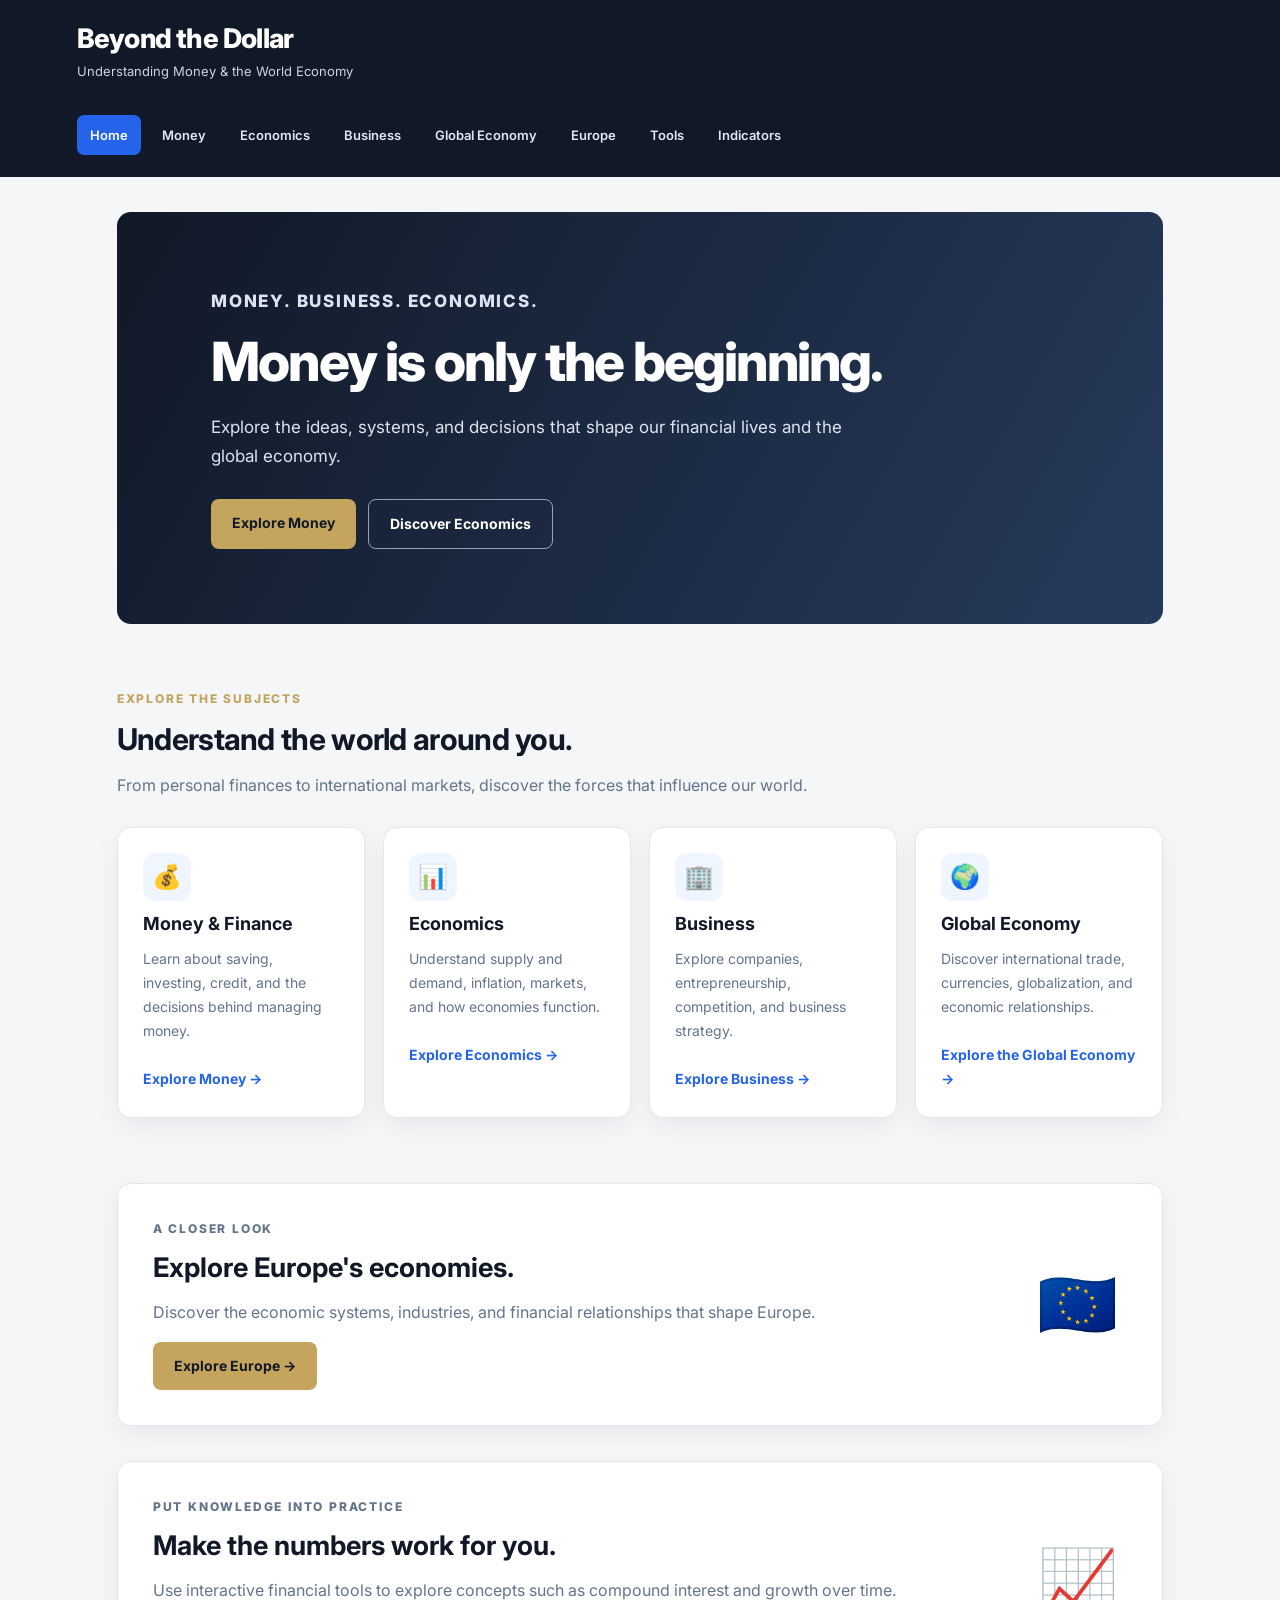
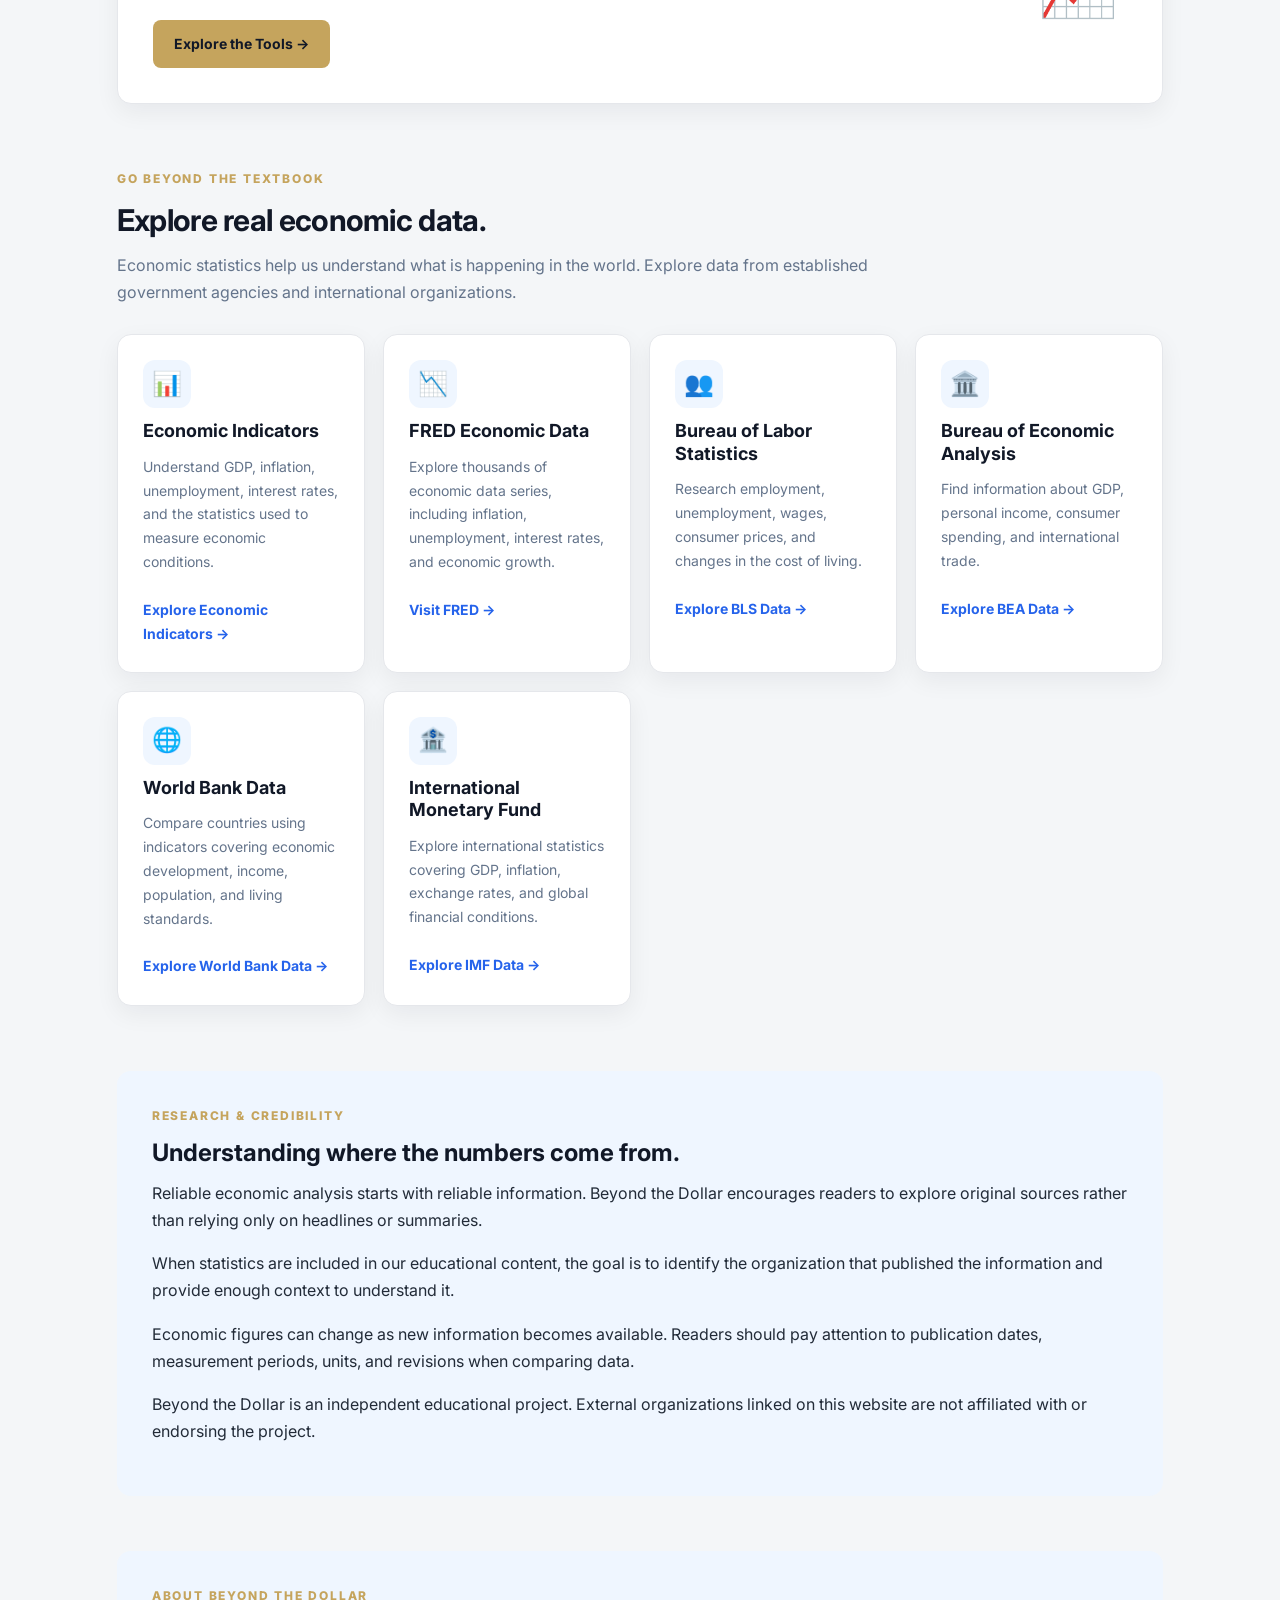
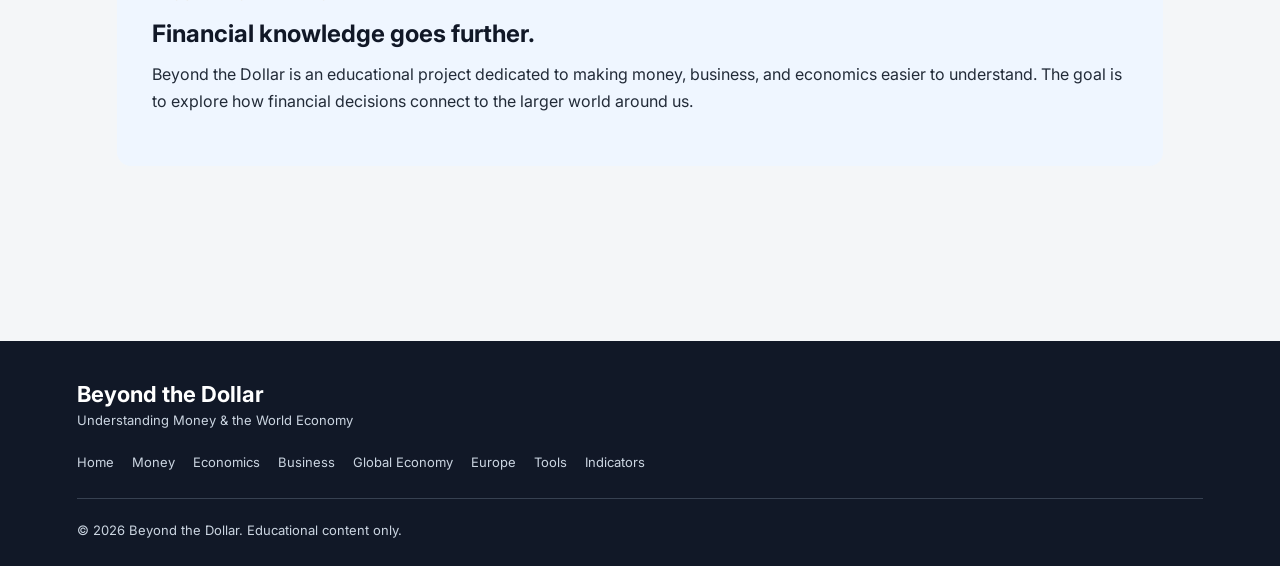
<file: index.html>
<!DOCTYPE html>
<html lang="en">
<head>
    <meta charset="UTF-8">
    <meta name="viewport" content="width=device-width, initial-scale=1.0">
    <meta name="description" content="Beyond the Dollar explores money, economics, business, and the global economy through educational resources, financial tools, and reliable economic data.">
    <title>Beyond the Dollar | Understanding Money & the World Economy</title>
    <link rel="stylesheet" href="style.css">
</head>

<body>

    <header>
        <div class="header-content">
            <div class="brand">
                <h2>Beyond the Dollar</h2>
                <p>Understanding Money & the World Economy</p>
            </div>

            <nav>
                <a href="index.html" class="active">Home</a>
                <a href="money.html">Money</a>
                <a href="economics.html">Economics</a>
                <a href="business.html">Business</a>
                <a href="global.html">Global Economy</a>
                <a href="europe.html">Europe</a>
                <a href="tools.html">Tools</a>
                <a href="indicators.html">Indicators</a>
            </nav>
        </div>
    </header>

    <main>

        <!-- HERO SECTION -->
        <section class="hero">
            <div class="hero-content">
                <p class="eyebrow">MONEY. BUSINESS. ECONOMICS.</p>

                <h1>Money is only the beginning.</h1>

                <p>
                    Explore the ideas, systems, and decisions that shape
                    our financial lives and the global economy.
                </p>

                <div class="hero-actions">
                    <a href="money.html" class="primary-link">
                        Explore Money
                    </a>

                    <a href="economics.html" class="secondary-link">
                        Discover Economics
                    </a>
                </div>
            </div>
        </section>

        <!-- TOPICS SECTION -->
        <section class="home-section">
            <div class="section-heading">
                <p class="eyebrow">EXPLORE THE SUBJECTS</p>
                <h2>Understand the world around you.</h2>
                <p>
                    From personal finances to international markets,
                    discover the forces that influence our world.
                </p>
            </div>

            <div class="topic-grid">

                <a href="money.html" class="topic-card">
                    <div class="topic-icon">💰</div>
                    <h3>Money & Finance</h3>
                    <p>
                        Learn about saving, investing, credit,
                        and the decisions behind managing money.
                    </p>
                    <span class="card-link">Explore Money →</span>
                </a>

                <a href="economics.html" class="topic-card">
                    <div class="topic-icon">📊</div>
                    <h3>Economics</h3>
                    <p>
                        Understand supply and demand, inflation,
                        markets, and how economies function.
                    </p>
                    <span class="card-link">Explore Economics →</span>
                </a>

                <a href="business.html" class="topic-card">
                    <div class="topic-icon">🏢</div>
                    <h3>Business</h3>
                    <p>
                        Explore companies, entrepreneurship,
                        competition, and business strategy.
                    </p>
                    <span class="card-link">Explore Business →</span>
                </a>

                <a href="global.html" class="topic-card">
                    <div class="topic-icon">🌍</div>
                    <h3>Global Economy</h3>
                    <p>
                        Discover international trade, currencies,
                        globalization, and economic relationships.
                    </p>
                    <span class="card-link">Explore the Global Economy →</span>
                </a>

            </div>
        </section>

        <!-- EUROPE FEATURE -->
        <section class="feature-section">
            <div class="feature-content">
                <p class="eyebrow">A CLOSER LOOK</p>
                <h2>Explore Europe's economies.</h2>
                <p>
                    Discover the economic systems, industries,
                    and financial relationships that shape Europe.
                </p>
                <a href="europe.html" class="primary-link">
                    Explore Europe →
                </a>
            </div>

            <div class="feature-icon">🇪🇺</div>
        </section>

        <!-- TOOLS FEATURE -->
        <section class="tools-section">
            <div class="tools-content">
                <p class="eyebrow">PUT KNOWLEDGE INTO PRACTICE</p>
                <h2>Make the numbers work for you.</h2>
                <p>
                    Use interactive financial tools to explore
                    concepts such as compound interest and growth over time.
                </p>
                <a href="tools.html" class="primary-link">
                    Explore the Tools →
                </a>
            </div>

            <div class="tools-icon">📈</div>
        </section>

        <!-- RESEARCH AND DATA SECTION -->
        <section class="home-section">
            <div class="section-heading">
                <p class="eyebrow">GO BEYOND THE TEXTBOOK</p>
                <h2>Explore real economic data.</h2>
                <p>
                    Economic statistics help us understand what is happening
                    in the world. Explore data from established government
                    agencies and international organizations.
                </p>
            </div>

            <div class="topic-grid">

                <a href="indicators.html" class="topic-card">
                    <div class="topic-icon">📊</div>
                    <h3>Economic Indicators</h3>
                    <p>
                        Understand GDP, inflation, unemployment, interest rates,
                        and the statistics used to measure economic conditions.
                    </p>
                    <span class="card-link">Explore Economic Indicators →</span>
                </a>

                <a href="https://fred.stlouisfed.org/"
                   class="topic-card"
                   target="_blank"
                   rel="noopener noreferrer">

                    <div class="topic-icon">📉</div>
                    <h3>FRED Economic Data</h3>
                    <p>
                        Explore thousands of economic data series,
                        including inflation, unemployment, interest rates,
                        and economic growth.
                    </p>
                    <span class="card-link">Visit FRED →</span>
                </a>

                <a href="https://www.bls.gov/data/"
                   class="topic-card"
                   target="_blank"
                   rel="noopener noreferrer">

                    <div class="topic-icon">👥</div>
                    <h3>Bureau of Labor Statistics</h3>
                    <p>
                        Research employment, unemployment, wages,
                        consumer prices, and changes in the cost of living.
                    </p>
                    <span class="card-link">Explore BLS Data →</span>
                </a>

                <a href="https://www.bea.gov/data"
                   class="topic-card"
                   target="_blank"
                   rel="noopener noreferrer">

                    <div class="topic-icon">🏛️</div>
                    <h3>Bureau of Economic Analysis</h3>
                    <p>
                        Find information about GDP, personal income,
                        consumer spending, and international trade.
                    </p>
                    <span class="card-link">Explore BEA Data →</span>
                </a>

                <a href="https://data.worldbank.org/"
                   class="topic-card"
                   target="_blank"
                   rel="noopener noreferrer">

                    <div class="topic-icon">🌐</div>
                    <h3>World Bank Data</h3>
                    <p>
                        Compare countries using indicators covering
                        economic development, income, population,
                        and living standards.
                    </p>
                    <span class="card-link">Explore World Bank Data →</span>
                </a>

                <a href="https://data.imf.org/en"
                   class="topic-card"
                   target="_blank"
                   rel="noopener noreferrer">

                    <div class="topic-icon">🏦</div>
                    <h3>International Monetary Fund</h3>
                    <p>
                        Explore international statistics covering
                        GDP, inflation, exchange rates, and global
                        financial conditions.
                    </p>
                    <span class="card-link">Explore IMF Data →</span>
                </a>

            </div>
        </section>

        <!-- METHODOLOGY SECTION -->
        <section class="about-section">
            <p class="eyebrow">RESEARCH & CREDIBILITY</p>
            <h2>Understanding where the numbers come from.</h2>

            <p>
                Reliable economic analysis starts with reliable information.
                Beyond the Dollar encourages readers to explore original
                sources rather than relying only on headlines or summaries.
            </p>

            <p>
                When statistics are included in our educational content,
                the goal is to identify the organization that published
                the information and provide enough context to understand it.
            </p>

            <p>
                Economic figures can change as new information becomes
                available. Readers should pay attention to publication dates,
                measurement periods, units, and revisions when comparing data.
            </p>

            <p>
                Beyond the Dollar is an independent educational project.
                External organizations linked on this website are not
                affiliated with or endorsing the project.
            </p>
        </section>

        <!-- ABOUT SECTION -->
        <section class="about-section">
            <p class="eyebrow">ABOUT BEYOND THE DOLLAR</p>
            <h2>Financial knowledge goes further.</h2>
            <p>
                Beyond the Dollar is an educational project dedicated
                to making money, business, and economics easier to understand.
                The goal is to explore how financial decisions connect
                to the larger world around us.
            </p>
        </section>

    </main>

    <!-- FOOTER -->
    <footer class="site-footer">
        <div>
            <h3>Beyond the Dollar</h3>
            <p>Understanding Money & the World Economy</p>
        </div>

        <div class="footer-links">
            <a href="index.html">Home</a>
            <a href="money.html">Money</a>
            <a href="economics.html">Economics</a>
            <a href="business.html">Business</a>
            <a href="global.html">Global Economy</a>
            <a href="europe.html">Europe</a>
            <a href="tools.html">Tools</a>
            <a href="indicators.html">Indicators</a>
        </div>

        <p class="copyright">
            © 2026 Beyond the Dollar. Educational content only.
        </p>
    </footer>

</body>
</html>
</file>
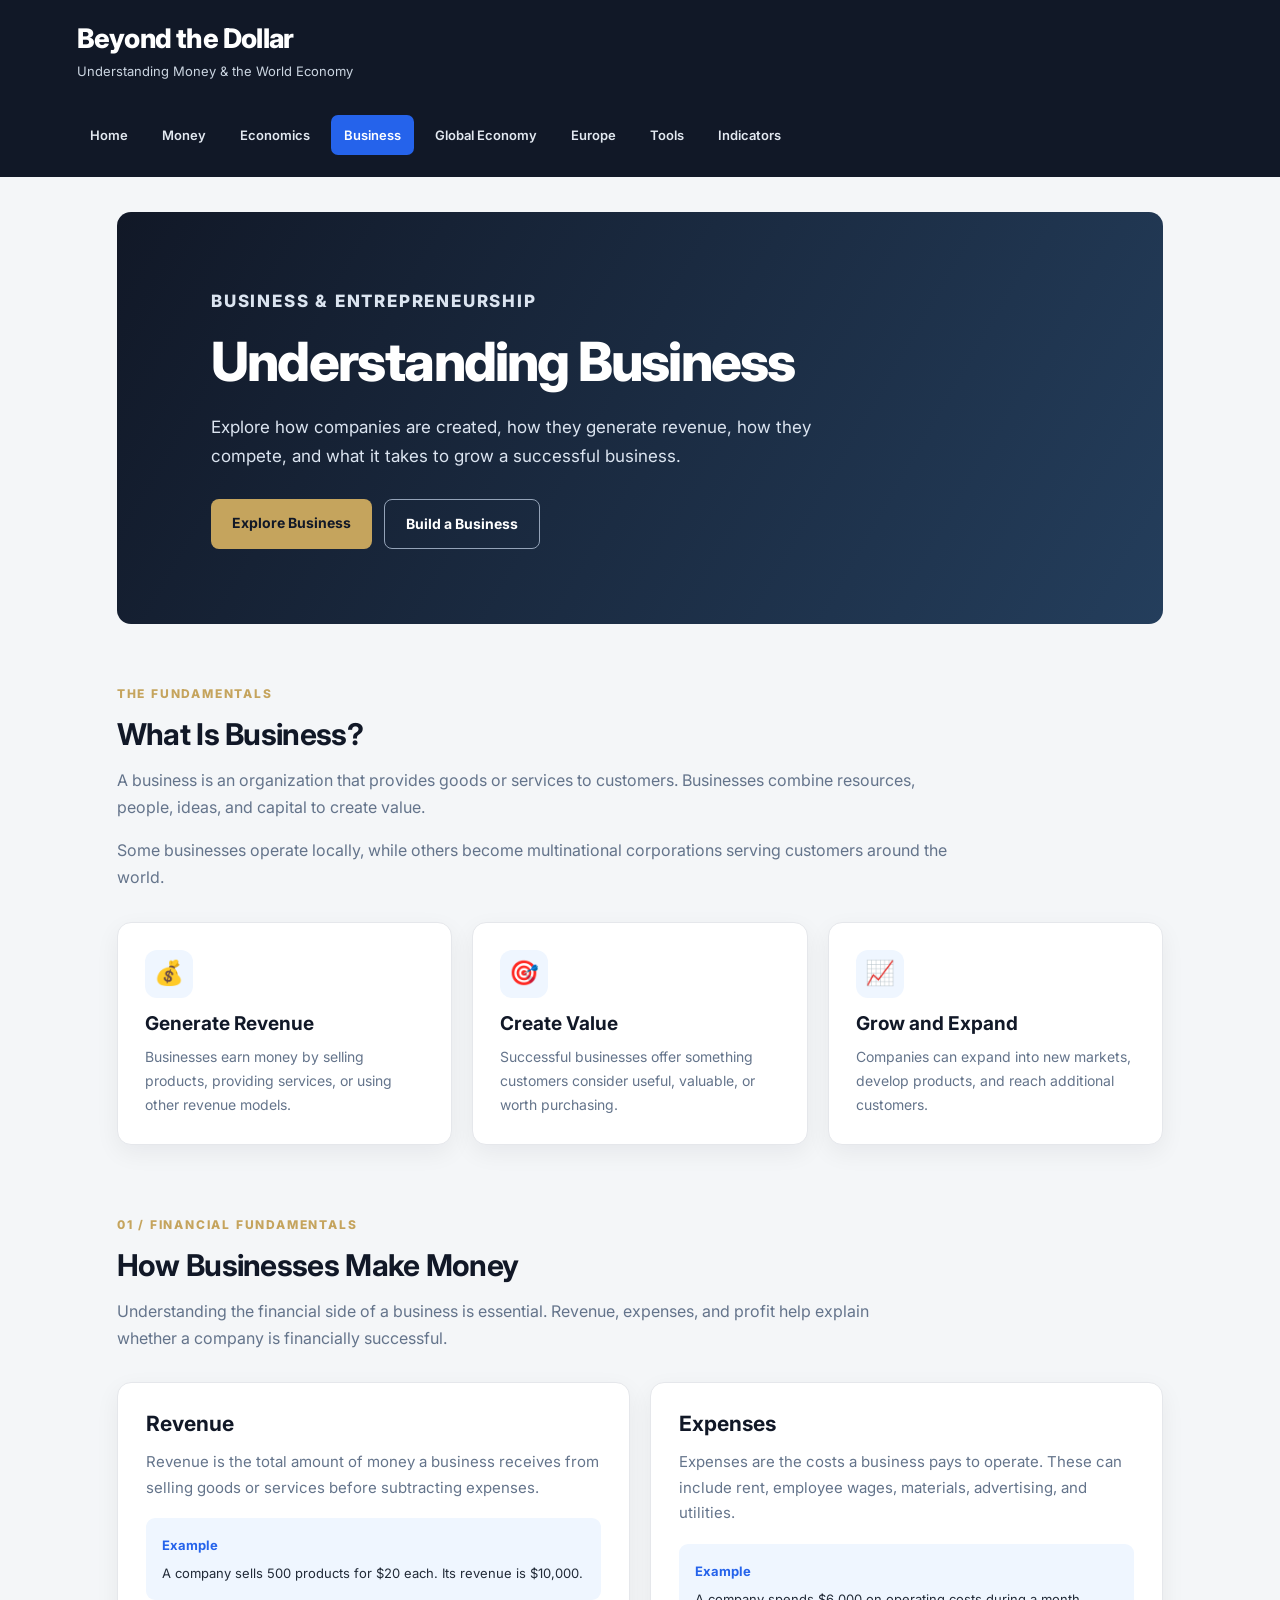
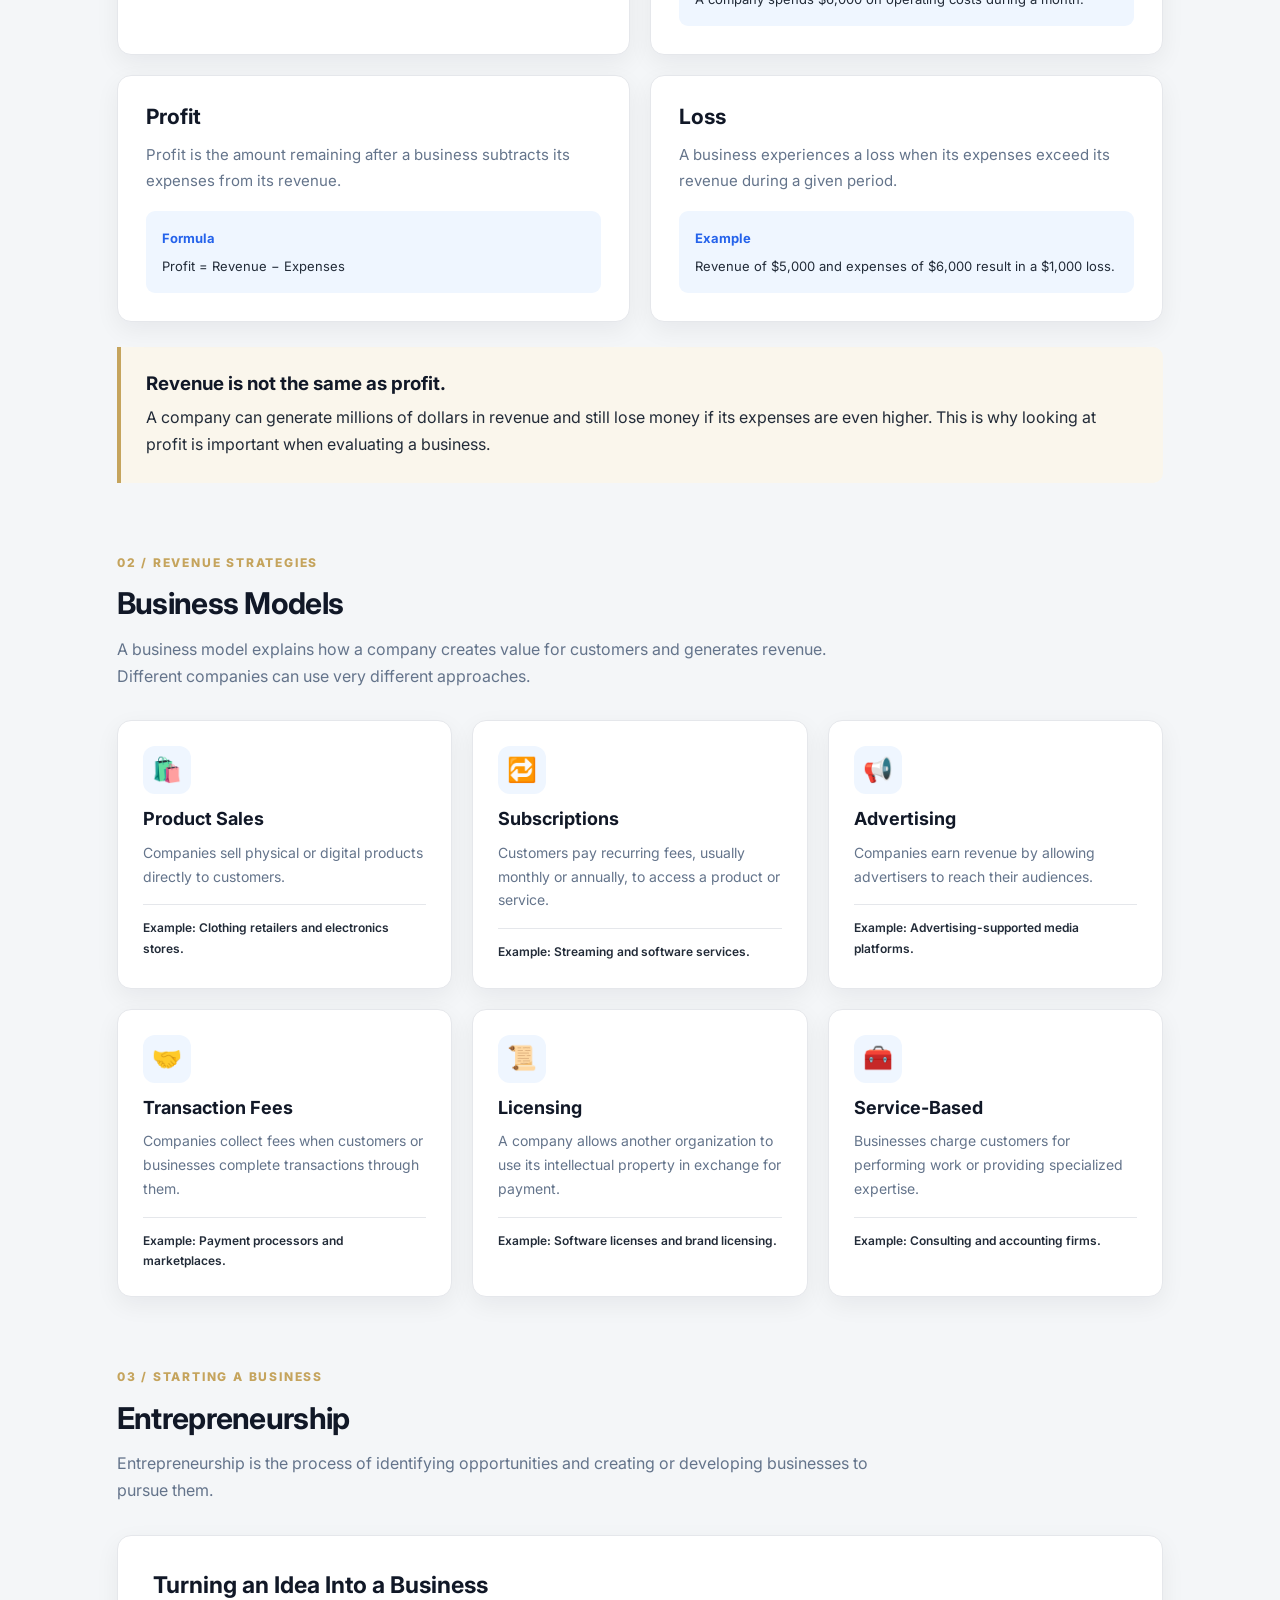
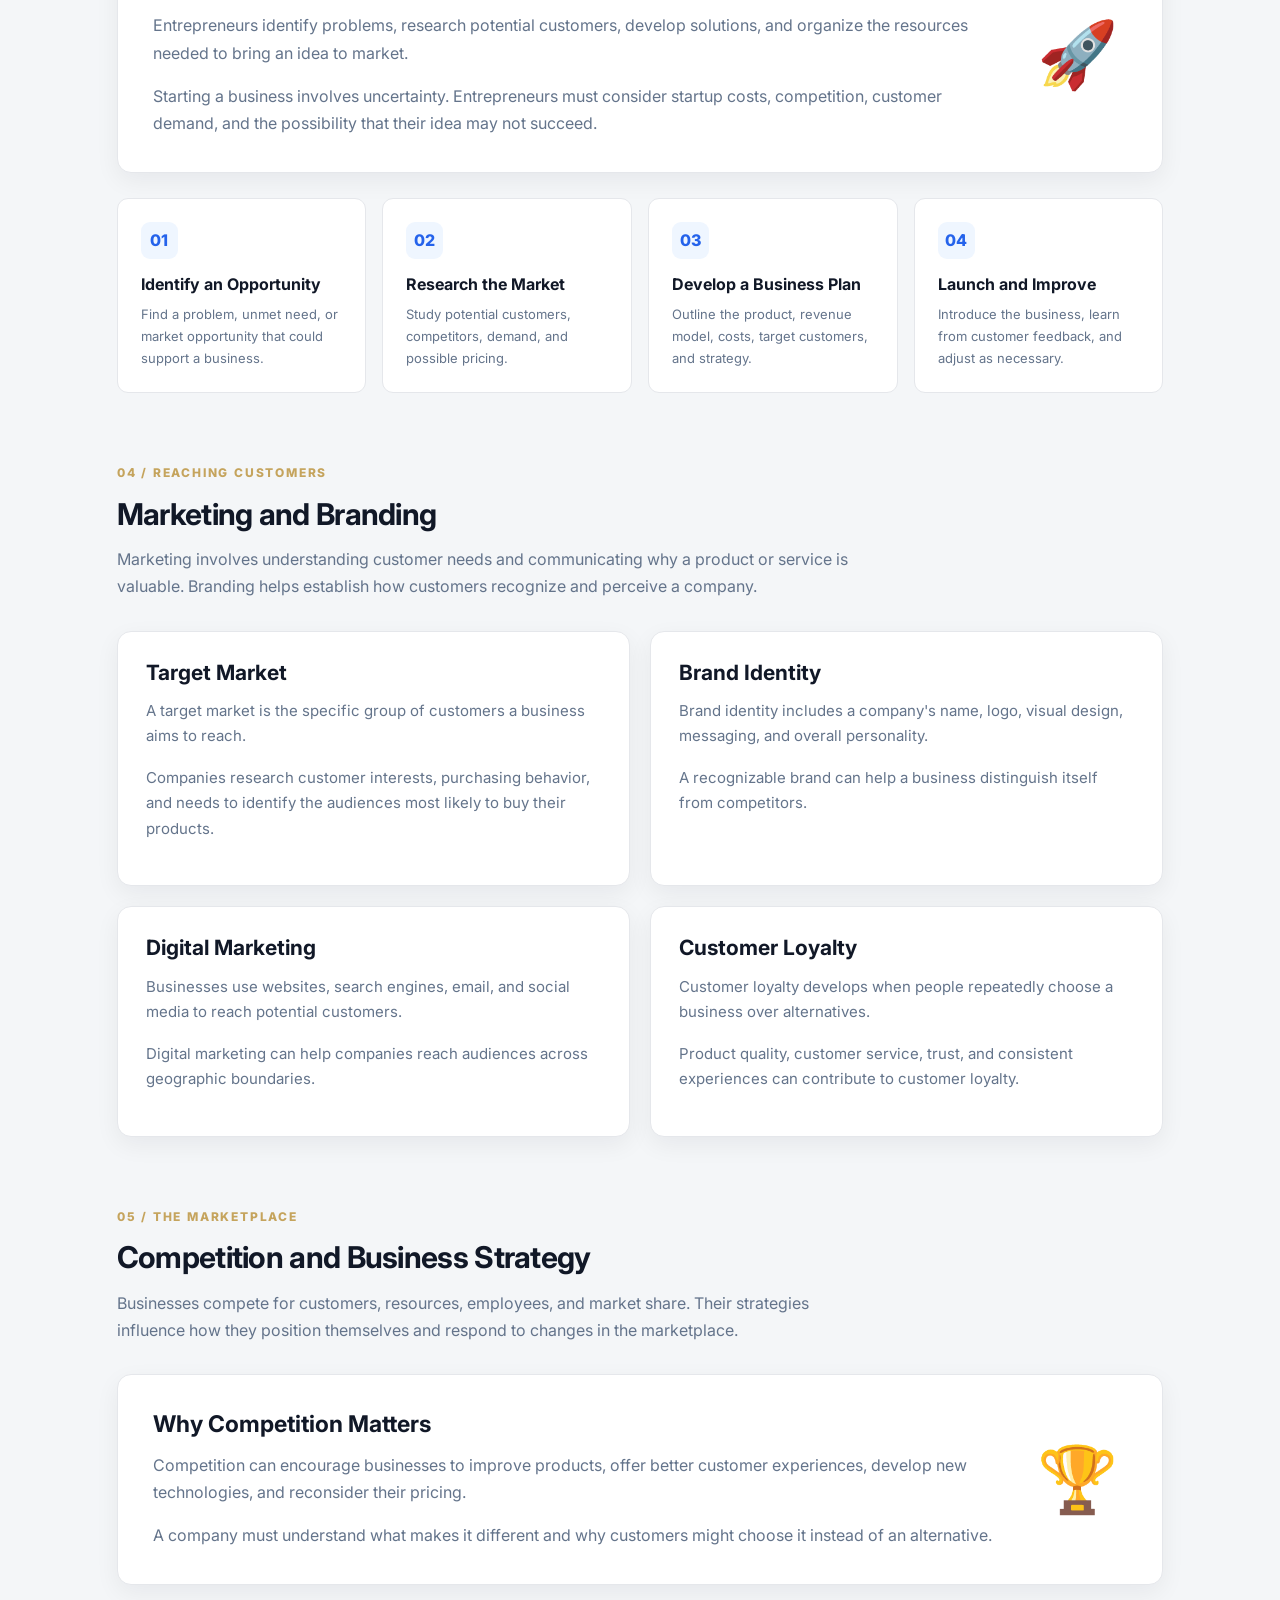
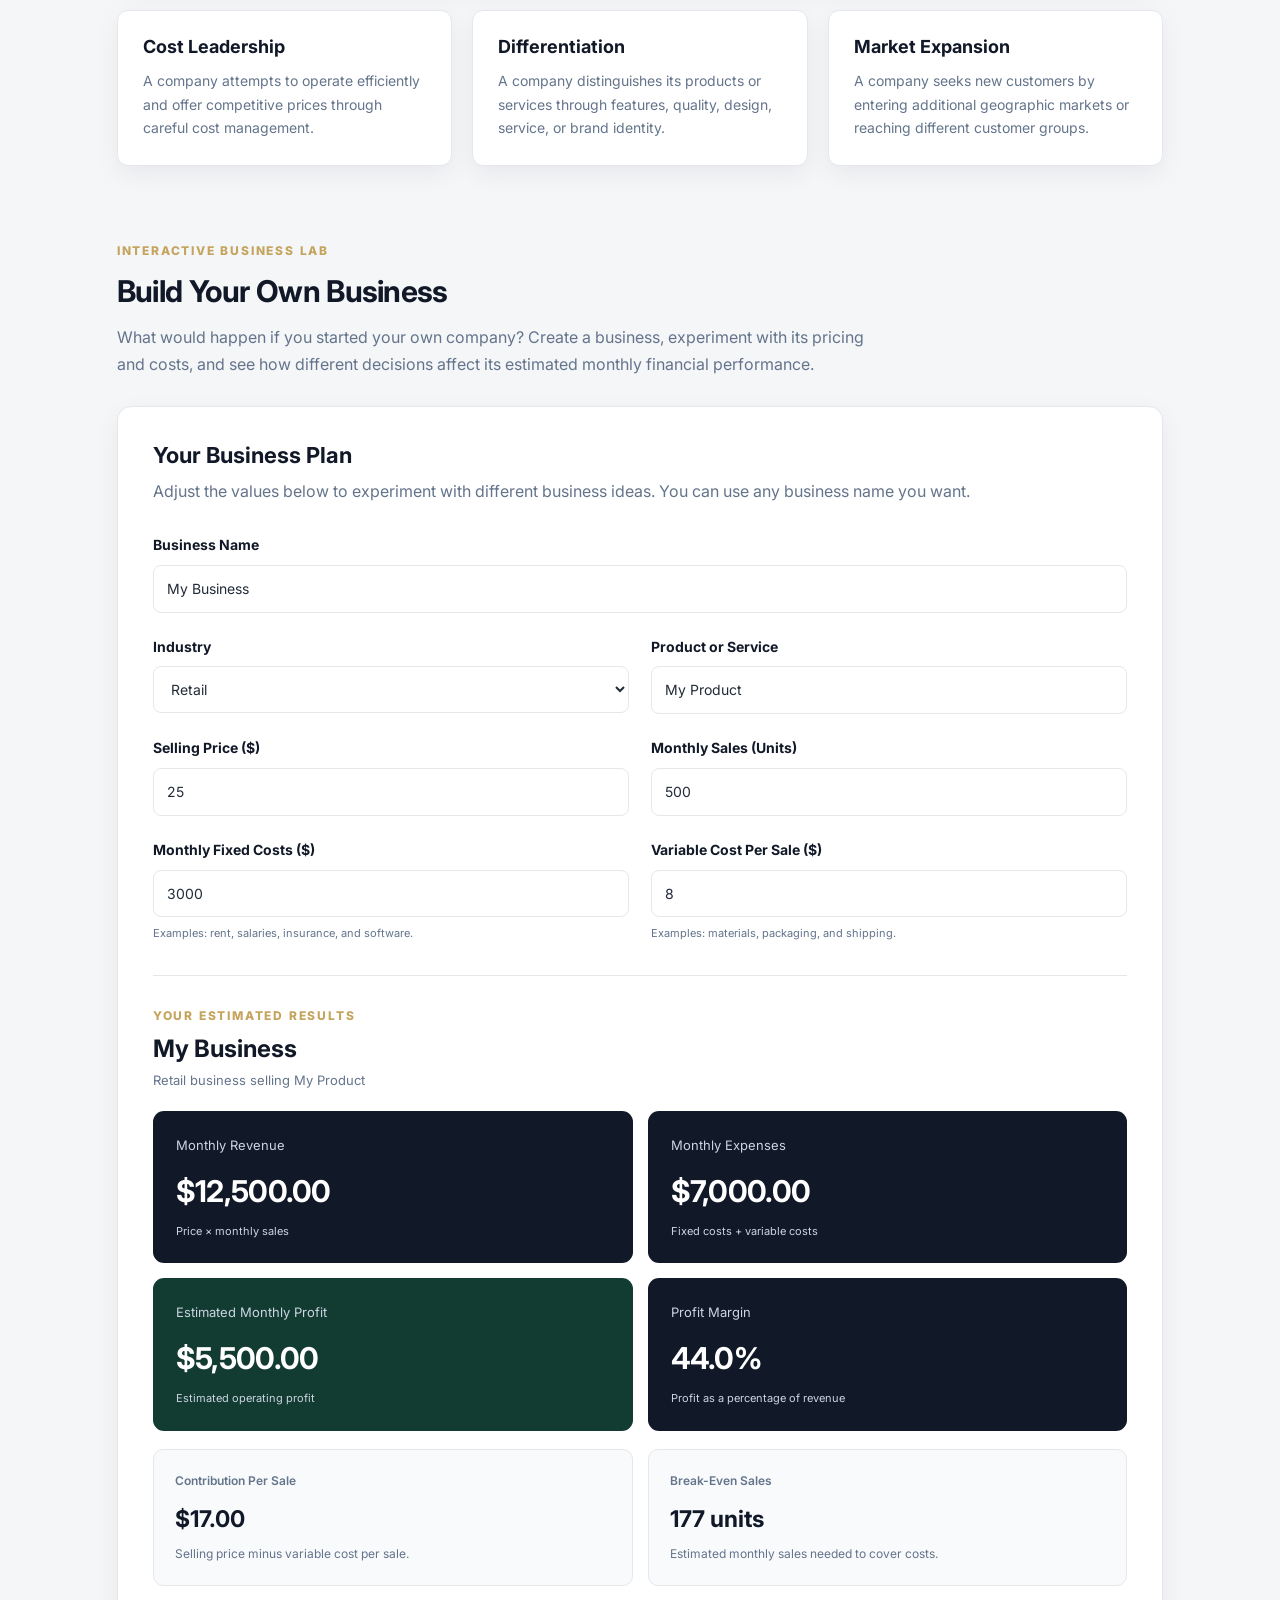
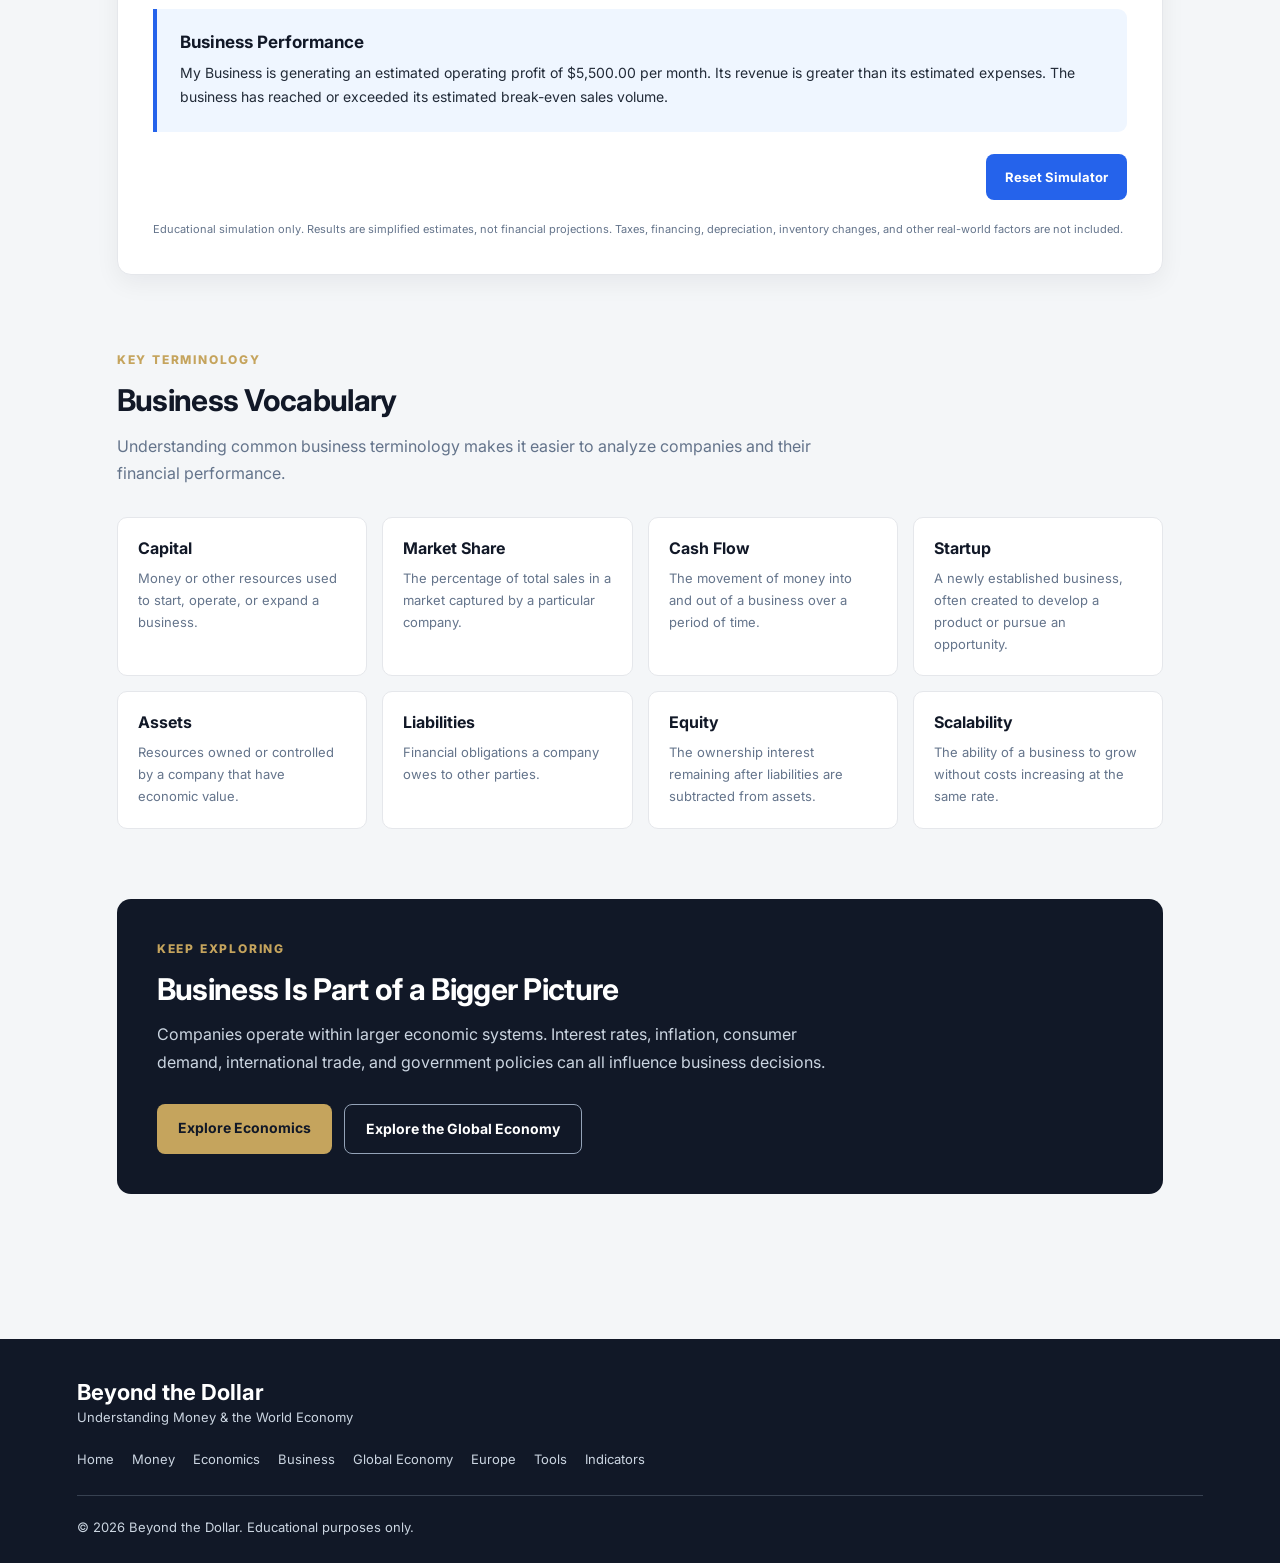
<file: business.html>
<!DOCTYPE html>
<html lang="en">

<head>
    <meta charset="UTF-8">
    <meta name="viewport" content="width=device-width, initial-scale=1.0">

    <meta name="description" content="Explore business models, entrepreneurship, marketing, competition, and business strategy with Beyond the Dollar.">

    <title>Business | Beyond the Dollar</title>

    <link rel="stylesheet" href="style.css">
</head>

<body>

    <header class="site-header">
        <div class="header-content">
            <div class="brand">
                <h1>Beyond the Dollar</h1>
                <p>Understanding Money & the World Economy</p>
            </div>

            <nav aria-label="Main navigation">
                <a href="index.html">Home</a>
                <a href="money.html">Money</a>
                <a href="economics.html">Economics</a>
                <a href="business.html" class="active">Business</a>
                <a href="global.html">Global Economy</a>
                <a href="europe.html">Europe</a>
                <a href="tools.html">Tools</a>
                <a href="indicators.html">Indicators</a>
            </nav>
        </div>
    </header>

    <main>

        <!-- HERO -->

        <section class="hero business-hero">
            <div class="hero-content">
                <p class="eyebrow">BUSINESS & ENTREPRENEURSHIP</p>

                <h2>Understanding Business</h2>

                <p>
                    Explore how companies are created, how they generate
                    revenue, how they compete, and what it takes to grow
                    a successful business.
                </p>

                <div class="hero-actions">
                    <a href="#business-fundamentals" class="primary-link">
                        Explore Business
                    </a>

                    <a href="#business-simulator" class="secondary-link">
                        Build a Business
                    </a>
                </div>
            </div>
        </section>


        <!-- INTRODUCTION -->

        <section class="business-intro">
            <div class="section-heading">
                <p class="eyebrow">THE FUNDAMENTALS</p>
                <h2>What Is Business?</h2>

                <p>
                    A business is an organization that provides goods or
                    services to customers. Businesses combine resources,
                    people, ideas, and capital to create value.
                </p>

                <p>
                    Some businesses operate locally, while others become
                    multinational corporations serving customers around
                    the world.
                </p>
            </div>

            <div class="business-overview-grid">

                <article class="business-overview-card">
                    <span class="business-icon">💰</span>
                    <h3>Generate Revenue</h3>
                    <p>
                        Businesses earn money by selling products,
                        providing services, or using other revenue models.
                    </p>
                </article>

                <article class="business-overview-card">
                    <span class="business-icon">🎯</span>
                    <h3>Create Value</h3>
                    <p>
                        Successful businesses offer something customers
                        consider useful, valuable, or worth purchasing.
                    </p>
                </article>

                <article class="business-overview-card">
                    <span class="business-icon">📈</span>
                    <h3>Grow and Expand</h3>
                    <p>
                        Companies can expand into new markets, develop
                        products, and reach additional customers.
                    </p>
                </article>

            </div>
        </section>


        <!-- BUSINESS FUNDAMENTALS -->

        <section class="business-section" id="business-fundamentals">

            <div class="section-heading">
                <p class="eyebrow">01 / FINANCIAL FUNDAMENTALS</p>
                <h2>How Businesses Make Money</h2>

                <p>
                    Understanding the financial side of a business is
                    essential. Revenue, expenses, and profit help explain
                    whether a company is financially successful.
                </p>
            </div>

            <div class="business-concept-grid">

                <article class="business-concept-card">
                    <h3>Revenue</h3>

                    <p>
                        Revenue is the total amount of money a business
                        receives from selling goods or services before
                        subtracting expenses.
                    </p>

                    <div class="business-example">
                        <strong>Example</strong>
                        <p>
                            A company sells 500 products for $20 each.
                            Its revenue is $10,000.
                        </p>
                    </div>
                </article>

                <article class="business-concept-card">
                    <h3>Expenses</h3>

                    <p>
                        Expenses are the costs a business pays to operate.
                        These can include rent, employee wages, materials,
                        advertising, and utilities.
                    </p>

                    <div class="business-example">
                        <strong>Example</strong>
                        <p>
                            A company spends $6,000 on operating costs
                            during a month.
                        </p>
                    </div>
                </article>

                <article class="business-concept-card">
                    <h3>Profit</h3>

                    <p>
                        Profit is the amount remaining after a business
                        subtracts its expenses from its revenue.
                    </p>

                    <div class="business-example">
                        <strong>Formula</strong>
                        <p>
                            Profit = Revenue − Expenses
                        </p>
                    </div>
                </article>

                <article class="business-concept-card">
                    <h3>Loss</h3>

                    <p>
                        A business experiences a loss when its expenses
                        exceed its revenue during a given period.
                    </p>

                    <div class="business-example">
                        <strong>Example</strong>
                        <p>
                            Revenue of $5,000 and expenses of $6,000
                            result in a $1,000 loss.
                        </p>
                    </div>
                </article>

            </div>

            <div class="business-highlight">
                <h3>Revenue is not the same as profit.</h3>

                <p>
                    A company can generate millions of dollars in revenue
                    and still lose money if its expenses are even higher.
                    This is why looking at profit is important when
                    evaluating a business.
                </p>
            </div>

        </section>


        <!-- BUSINESS MODELS -->

        <section class="business-section">

            <div class="section-heading">
                <p class="eyebrow">02 / REVENUE STRATEGIES</p>
                <h2>Business Models</h2>

                <p>
                    A business model explains how a company creates value
                    for customers and generates revenue. Different
                    companies can use very different approaches.
                </p>
            </div>

            <div class="business-model-grid">

                <article class="business-model-card">
                    <span class="business-icon">🛍️</span>
                    <h3>Product Sales</h3>

                    <p>
                        Companies sell physical or digital products
                        directly to customers.
                    </p>

                    <p class="business-model-example">
                        Example: Clothing retailers and electronics stores.
                    </p>
                </article>

                <article class="business-model-card">
                    <span class="business-icon">🔁</span>
                    <h3>Subscriptions</h3>

                    <p>
                        Customers pay recurring fees, usually monthly
                        or annually, to access a product or service.
                    </p>

                    <p class="business-model-example">
                        Example: Streaming and software services.
                    </p>
                </article>

                <article class="business-model-card">
                    <span class="business-icon">📢</span>
                    <h3>Advertising</h3>

                    <p>
                        Companies earn revenue by allowing advertisers
                        to reach their audiences.
                    </p>

                    <p class="business-model-example">
                        Example: Advertising-supported media platforms.
                    </p>
                </article>

                <article class="business-model-card">
                    <span class="business-icon">🤝</span>
                    <h3>Transaction Fees</h3>

                    <p>
                        Companies collect fees when customers or
                        businesses complete transactions through them.
                    </p>

                    <p class="business-model-example">
                        Example: Payment processors and marketplaces.
                    </p>
                </article>

                <article class="business-model-card">
                    <span class="business-icon">📜</span>
                    <h3>Licensing</h3>

                    <p>
                        A company allows another organization to use
                        its intellectual property in exchange for payment.
                    </p>

                    <p class="business-model-example">
                        Example: Software licenses and brand licensing.
                    </p>
                </article>

                <article class="business-model-card">
                    <span class="business-icon">🧰</span>
                    <h3>Service-Based</h3>

                    <p>
                        Businesses charge customers for performing
                        work or providing specialized expertise.
                    </p>

                    <p class="business-model-example">
                        Example: Consulting and accounting firms.
                    </p>
                </article>

            </div>

        </section>


        <!-- ENTREPRENEURSHIP -->

        <section class="business-section">

            <div class="section-heading">
                <p class="eyebrow">03 / STARTING A BUSINESS</p>
                <h2>Entrepreneurship</h2>

                <p>
                    Entrepreneurship is the process of identifying
                    opportunities and creating or developing businesses
                    to pursue them.
                </p>
            </div>

            <div class="business-feature">

                <div class="business-feature-content">
                    <h3>Turning an Idea Into a Business</h3>

                    <p>
                        Entrepreneurs identify problems, research
                        potential customers, develop solutions, and
                        organize the resources needed to bring an idea
                        to market.
                    </p>

                    <p>
                        Starting a business involves uncertainty.
                        Entrepreneurs must consider startup costs,
                        competition, customer demand, and the possibility
                        that their idea may not succeed.
                    </p>
                </div>

                <div class="business-feature-icon">🚀</div>

            </div>

            <div class="business-steps-grid">

                <article class="business-step">
                    <span>01</span>
                    <h3>Identify an Opportunity</h3>
                    <p>
                        Find a problem, unmet need, or market opportunity
                        that could support a business.
                    </p>
                </article>

                <article class="business-step">
                    <span>02</span>
                    <h3>Research the Market</h3>
                    <p>
                        Study potential customers, competitors,
                        demand, and possible pricing.
                    </p>
                </article>

                <article class="business-step">
                    <span>03</span>
                    <h3>Develop a Business Plan</h3>
                    <p>
                        Outline the product, revenue model, costs,
                        target customers, and strategy.
                    </p>
                </article>

                <article class="business-step">
                    <span>04</span>
                    <h3>Launch and Improve</h3>
                    <p>
                        Introduce the business, learn from customer
                        feedback, and adjust as necessary.
                    </p>
                </article>

            </div>

        </section>


        <!-- MARKETING -->

        <section class="business-section">

            <div class="section-heading">
                <p class="eyebrow">04 / REACHING CUSTOMERS</p>
                <h2>Marketing and Branding</h2>

                <p>
                    Marketing involves understanding customer needs
                    and communicating why a product or service is
                    valuable. Branding helps establish how customers
                    recognize and perceive a company.
                </p>
            </div>

            <div class="business-concept-grid">

                <article class="business-concept-card">
                    <h3>Target Market</h3>

                    <p>
                        A target market is the specific group of
                        customers a business aims to reach.
                    </p>

                    <p>
                        Companies research customer interests,
                        purchasing behavior, and needs to identify
                        the audiences most likely to buy their products.
                    </p>
                </article>

                <article class="business-concept-card">
                    <h3>Brand Identity</h3>

                    <p>
                        Brand identity includes a company's name,
                        logo, visual design, messaging, and overall
                        personality.
                    </p>

                    <p>
                        A recognizable brand can help a business
                        distinguish itself from competitors.
                    </p>
                </article>

                <article class="business-concept-card">
                    <h3>Digital Marketing</h3>

                    <p>
                        Businesses use websites, search engines,
                        email, and social media to reach potential
                        customers.
                    </p>

                    <p>
                        Digital marketing can help companies reach
                        audiences across geographic boundaries.
                    </p>
                </article>

                <article class="business-concept-card">
                    <h3>Customer Loyalty</h3>

                    <p>
                        Customer loyalty develops when people
                        repeatedly choose a business over alternatives.
                    </p>

                    <p>
                        Product quality, customer service, trust,
                        and consistent experiences can contribute
                        to customer loyalty.
                    </p>
                </article>

            </div>

        </section>


        <!-- COMPETITION -->

        <section class="business-section">

            <div class="section-heading">
                <p class="eyebrow">05 / THE MARKETPLACE</p>
                <h2>Competition and Business Strategy</h2>

                <p>
                    Businesses compete for customers, resources,
                    employees, and market share. Their strategies
                    influence how they position themselves and
                    respond to changes in the marketplace.
                </p>
            </div>

            <div class="business-feature">
                <div class="business-feature-content">

                    <h3>Why Competition Matters</h3>

                    <p>
                        Competition can encourage businesses to
                        improve products, offer better customer
                        experiences, develop new technologies,
                        and reconsider their pricing.
                    </p>

                    <p>
                        A company must understand what makes it
                        different and why customers might choose
                        it instead of an alternative.
                    </p>

                </div>

                <div class="business-feature-icon">🏆</div>
            </div>

            <div class="business-strategy-grid">

                <article class="business-strategy-card">
                    <h3>Cost Leadership</h3>

                    <p>
                        A company attempts to operate efficiently
                        and offer competitive prices through
                        careful cost management.
                    </p>
                </article>

                <article class="business-strategy-card">
                    <h3>Differentiation</h3>

                    <p>
                        A company distinguishes its products or
                        services through features, quality,
                        design, service, or brand identity.
                    </p>
                </article>

                <article class="business-strategy-card">
                    <h3>Market Expansion</h3>

                    <p>
                        A company seeks new customers by entering
                        additional geographic markets or reaching
                        different customer groups.
                    </p>
                </article>

            </div>

        </section>


        <!-- BUSINESS SIMULATOR -->

        <section class="business-simulator-section" id="business-simulator">

            <div class="section-heading">
                <p class="eyebrow">INTERACTIVE BUSINESS LAB</p>
                <h2>Build Your Own Business</h2>

                <p>
                    What would happen if you started your own company?
                    Create a business, experiment with its pricing and
                    costs, and see how different decisions affect its
                    estimated monthly financial performance.
                </p>
            </div>

            <div class="business-simulator-card">

                <div class="business-simulator-intro">
                    <h3>Your Business Plan</h3>

                    <p>
                        Adjust the values below to experiment with
                        different business ideas. You can use any
                        business name you want.
                    </p>
                </div>

                <div class="business-input-grid">

                    <div class="business-input-group business-full-width">
                        <label for="business-name">Business Name</label>

                        <input
                            type="text"
                            id="business-name"
                            maxlength="50"
                            value="My Business"
                            placeholder="Enter a business name"
                        >
                    </div>

                    <div class="business-input-group">
                        <label for="business-industry">Industry</label>

                        <select id="business-industry">
                            <option value="Retail">Retail</option>
                            <option value="Technology">Technology</option>
                            <option value="Food & Beverage">Food & Beverage</option>
                            <option value="Entertainment">Entertainment</option>
                            <option value="Healthcare">Healthcare</option>
                            <option value="Education">Education</option>
                            <option value="Professional Services">Professional Services</option>
                            <option value="Other">Other</option>
                        </select>
                    </div>

                    <div class="business-input-group">
                        <label for="product-name">Product or Service</label>

                        <input
                            type="text"
                            id="product-name"
                            maxlength="50"
                            value="My Product"
                            placeholder="What are you selling?"
                        >
                    </div>

                    <div class="business-input-group">
                        <label for="product-price">Selling Price ($)</label>

                        <input
                            type="number"
                            id="product-price"
                            min="0.01"
                            max="1000000"
                            step="0.01"
                            value="25"
                        >
                    </div>

                    <div class="business-input-group">
                        <label for="monthly-sales">Monthly Sales (Units)</label>

                        <input
                            type="number"
                            id="monthly-sales"
                            min="0"
                            max="10000000"
                            step="1"
                            value="500"
                        >
                    </div>

                    <div class="business-input-group">
                        <label for="fixed-costs">Monthly Fixed Costs ($)</label>

                        <input
                            type="number"
                            id="fixed-costs"
                            min="0"
                            max="100000000"
                            step="0.01"
                            value="3000"
                        >

                        <small>
                            Examples: rent, salaries, insurance, and software.
                        </small>
                    </div>

                    <div class="business-input-group">
                        <label for="variable-cost">Variable Cost Per Sale ($)</label>

                        <input
                            type="number"
                            id="variable-cost"
                            min="0"
                            max="1000000"
                            step="0.01"
                            value="8"
                        >

                        <small>
                            Examples: materials, packaging, and shipping.
                        </small>
                    </div>

                </div>


                <!-- FINANCIAL RESULTS -->

                <div class="business-results-heading">
                    <div>
                        <p class="eyebrow">YOUR ESTIMATED RESULTS</p>
                        <h3 id="results-business-name">My Business</h3>
                        <p id="results-business-description">
                            Retail business selling My Product
                        </p>
                    </div>
                </div>

                <div class="business-results-grid">

                    <div class="business-result-card">
                        <span>Monthly Revenue</span>
                        <strong id="business-revenue">$12,500.00</strong>
                        <small>Price × monthly sales</small>
                    </div>

                    <div class="business-result-card">
                        <span>Monthly Expenses</span>
                        <strong id="business-expenses">$7,000.00</strong>
                        <small>Fixed costs + variable costs</small>
                    </div>

                    <div class="business-result-card business-profit-card">
                        <span>Estimated Monthly Profit</span>
                        <strong id="business-profit">$5,500.00</strong>
                        <small id="business-profit-status">Operating profit</small>
                    </div>

                    <div class="business-result-card">
                        <span>Profit Margin</span>
                        <strong id="business-margin">44.0%</strong>
                        <small>Profit as a percentage of revenue</small>
                    </div>

                </div>


                <!-- ADDITIONAL METRICS -->

                <div class="business-metrics-grid">

                    <div class="business-metric">
                        <span>Contribution Per Sale</span>
                        <strong id="business-contribution">$17.00</strong>
                        <p>
                            Selling price minus variable cost per sale.
                        </p>
                    </div>

                    <div class="business-metric">
                        <span>Break-Even Sales</span>
                        <strong id="business-break-even">177 units</strong>
                        <p>
                            Estimated monthly sales needed to cover costs.
                        </p>
                    </div>

                </div>


                <!-- FINANCIAL SUMMARY -->

                <div class="business-summary">
                    <h3>Business Performance</h3>

                    <p id="business-explanation" aria-live="polite">
                        Your business is generating an estimated
                        operating profit. Experiment with the numbers
                        to see how its performance changes.
                    </p>
                </div>

                <div class="business-simulator-actions">
                    <button type="button" id="reset-business">
                        Reset Simulator
                    </button>
                </div>

                <p class="business-disclaimer">
                    Educational simulation only. Results are simplified
                    estimates, not financial projections. Taxes,
                    financing, depreciation, inventory changes, and
                    other real-world factors are not included.
                </p>

            </div>

        </section>


        <!-- GLOSSARY -->

        <section class="business-section">

            <div class="section-heading">
                <p class="eyebrow">KEY TERMINOLOGY</p>
                <h2>Business Vocabulary</h2>

                <p>
                    Understanding common business terminology makes
                    it easier to analyze companies and their financial
                    performance.
                </p>
            </div>

            <div class="business-glossary-grid">

                <article class="business-glossary-item">
                    <h3>Capital</h3>
                    <p>
                        Money or other resources used to start,
                        operate, or expand a business.
                    </p>
                </article>

                <article class="business-glossary-item">
                    <h3>Market Share</h3>
                    <p>
                        The percentage of total sales in a market
                        captured by a particular company.
                    </p>
                </article>

                <article class="business-glossary-item">
                    <h3>Cash Flow</h3>
                    <p>
                        The movement of money into and out of
                        a business over a period of time.
                    </p>
                </article>

                <article class="business-glossary-item">
                    <h3>Startup</h3>
                    <p>
                        A newly established business, often created
                        to develop a product or pursue an opportunity.
                    </p>
                </article>

                <article class="business-glossary-item">
                    <h3>Assets</h3>
                    <p>
                        Resources owned or controlled by a company
                        that have economic value.
                    </p>
                </article>

                <article class="business-glossary-item">
                    <h3>Liabilities</h3>
                    <p>
                        Financial obligations a company owes
                        to other parties.
                    </p>
                </article>

                <article class="business-glossary-item">
                    <h3>Equity</h3>
                    <p>
                        The ownership interest remaining after
                        liabilities are subtracted from assets.
                    </p>
                </article>

                <article class="business-glossary-item">
                    <h3>Scalability</h3>
                    <p>
                        The ability of a business to grow without
                        costs increasing at the same rate.
                    </p>
                </article>

            </div>

        </section>


        <!-- NEXT STEPS -->

        <section class="next-steps-section">
            <p class="eyebrow">KEEP EXPLORING</p>

            <h2>Business Is Part of a Bigger Picture</h2>

            <p>
                Companies operate within larger economic systems.
                Interest rates, inflation, consumer demand, international
                trade, and government policies can all influence business
                decisions.
            </p>

            <div class="hero-actions">
                <a href="economics.html" class="primary-link">
                    Explore Economics
                </a>

                <a href="global.html" class="secondary-link">
                    Explore the Global Economy
                </a>
            </div>
        </section>

    </main>


    <!-- FOOTER -->

    <footer class="site-footer">

        <div>
            <h2>Beyond the Dollar</h2>

            <p>
                Understanding Money & the World Economy
            </p>

            <div class="footer-links">
                <a href="index.html">Home</a>
                <a href="money.html">Money</a>
                <a href="economics.html">Economics</a>
                <a href="business.html">Business</a>
                <a href="global.html">Global Economy</a>
                <a href="europe.html">Europe</a>
                <a href="tools.html">Tools</a>
                <a href="indicators.html">Indicators</a>
            </div>

            <p class="copyright">
                © 2026 Beyond the Dollar. Educational purposes only.
            </p>
        </div>

    </footer>


    <!-- BUSINESS SIMULATOR JAVASCRIPT -->

    <script>
        const businessInputs = {
            name: document.getElementById("business-name"),
            industry: document.getElementById("business-industry"),
            product: document.getElementById("product-name"),
            price: document.getElementById("product-price"),
            sales: document.getElementById("monthly-sales"),
            fixedCosts: document.getElementById("fixed-costs"),
            variableCost: document.getElementById("variable-cost")
        };

        const moneyFormatter = new Intl.NumberFormat("en-US", {
            style: "currency",
            currency: "USD"
        });

        function getInputValue(input) {
            const value = Number(input.value);

            if (!Number.isFinite(value) || value < 0) {
                return 0;
            }

            return value;
        }

        function updateBusiness() {
            const name =
                businessInputs.name.value.trim() || "My Business";

            const industry = businessInputs.industry.value;

            const product =
                businessInputs.product.value.trim() || "My Product";

            const price = getInputValue(businessInputs.price);
            const sales = getInputValue(businessInputs.sales);
            const fixedCosts = getInputValue(businessInputs.fixedCosts);
            const variableCost = getInputValue(businessInputs.variableCost);

            const revenue = price * sales;
            const variableExpenses = variableCost * sales;
            const expenses = fixedCosts + variableExpenses;
            const profit = revenue - expenses;

            const contribution = price - variableCost;

            const margin = revenue > 0
                ? (profit / revenue) * 100
                : 0;

            let breakEven;

            if (contribution > 0) {
                breakEven = Math.ceil(fixedCosts / contribution);
            } else if (fixedCosts === 0 && contribution === 0) {
                breakEven = 0;
            } else {
                breakEven = null;
            }

            document.getElementById("results-business-name").textContent =
                name;

            document.getElementById("results-business-description").textContent =
                industry + " business selling " + product;

            document.getElementById("business-revenue").textContent =
                moneyFormatter.format(revenue);

            document.getElementById("business-expenses").textContent =
                moneyFormatter.format(expenses);

            document.getElementById("business-profit").textContent =
                moneyFormatter.format(profit);

            document.getElementById("business-margin").textContent =
                revenue > 0 ? margin.toFixed(1) + "%" : "N/A";

            document.getElementById("business-contribution").textContent =
                moneyFormatter.format(contribution);

            document.getElementById("business-break-even").textContent =
                breakEven === null
                    ? "Not achievable"
                    : breakEven.toLocaleString("en-US") + " units";

            const profitCard =
                document.querySelector(".business-profit-card");

            const profitStatus =
                document.getElementById("business-profit-status");

            const explanation =
                document.getElementById("business-explanation");

            profitCard.classList.remove(
                "positive-profit",
                "negative-profit",
                "zero-profit"
            );

            if (profit > 0) {
                profitCard.classList.add("positive-profit");
                profitStatus.textContent = "Estimated operating profit";

                explanation.textContent =
                    name + " is generating an estimated operating profit of " +
                    moneyFormatter.format(profit) +
                    " per month. Its revenue is greater than its estimated expenses.";
            } else if (profit < 0) {
                profitCard.classList.add("negative-profit");
                profitStatus.textContent = "Estimated operating loss";

                explanation.textContent =
                    name + " is experiencing an estimated operating loss of " +
                    moneyFormatter.format(Math.abs(profit)) +
                    " per month. Consider experimenting with pricing, sales volume, or costs.";
            } else {
                profitCard.classList.add("zero-profit");
                profitStatus.textContent = "Breaking even";

                explanation.textContent =
                    name + " is breaking even. Its estimated revenue equals its expenses.";
            }

            if (contribution <= 0) {
                explanation.textContent +=
                    " The selling price does not exceed the variable cost per sale, so increasing sales alone will not cover fixed costs.";
            } else if (breakEven !== null && sales < breakEven) {
                explanation.textContent +=
                    " The business is currently below its estimated break-even sales volume.";
            } else if (breakEven !== null && sales >= breakEven && fixedCosts > 0) {
                explanation.textContent +=
                    " The business has reached or exceeded its estimated break-even sales volume.";
            }
        }

        Object.values(businessInputs).forEach(input => {
            input.addEventListener("input", updateBusiness);
            input.addEventListener("change", updateBusiness);
        });

        document.getElementById("reset-business").addEventListener("click", function () {
            businessInputs.name.value = "My Business";
            businessInputs.industry.value = "Retail";
            businessInputs.product.value = "My Product";
            businessInputs.price.value = 25;
            businessInputs.sales.value = 500;
            businessInputs.fixedCosts.value = 3000;
            businessInputs.variableCost.value = 8;

            updateBusiness();
        });

        updateBusiness();
    </script>

</body>
</html>
</file>
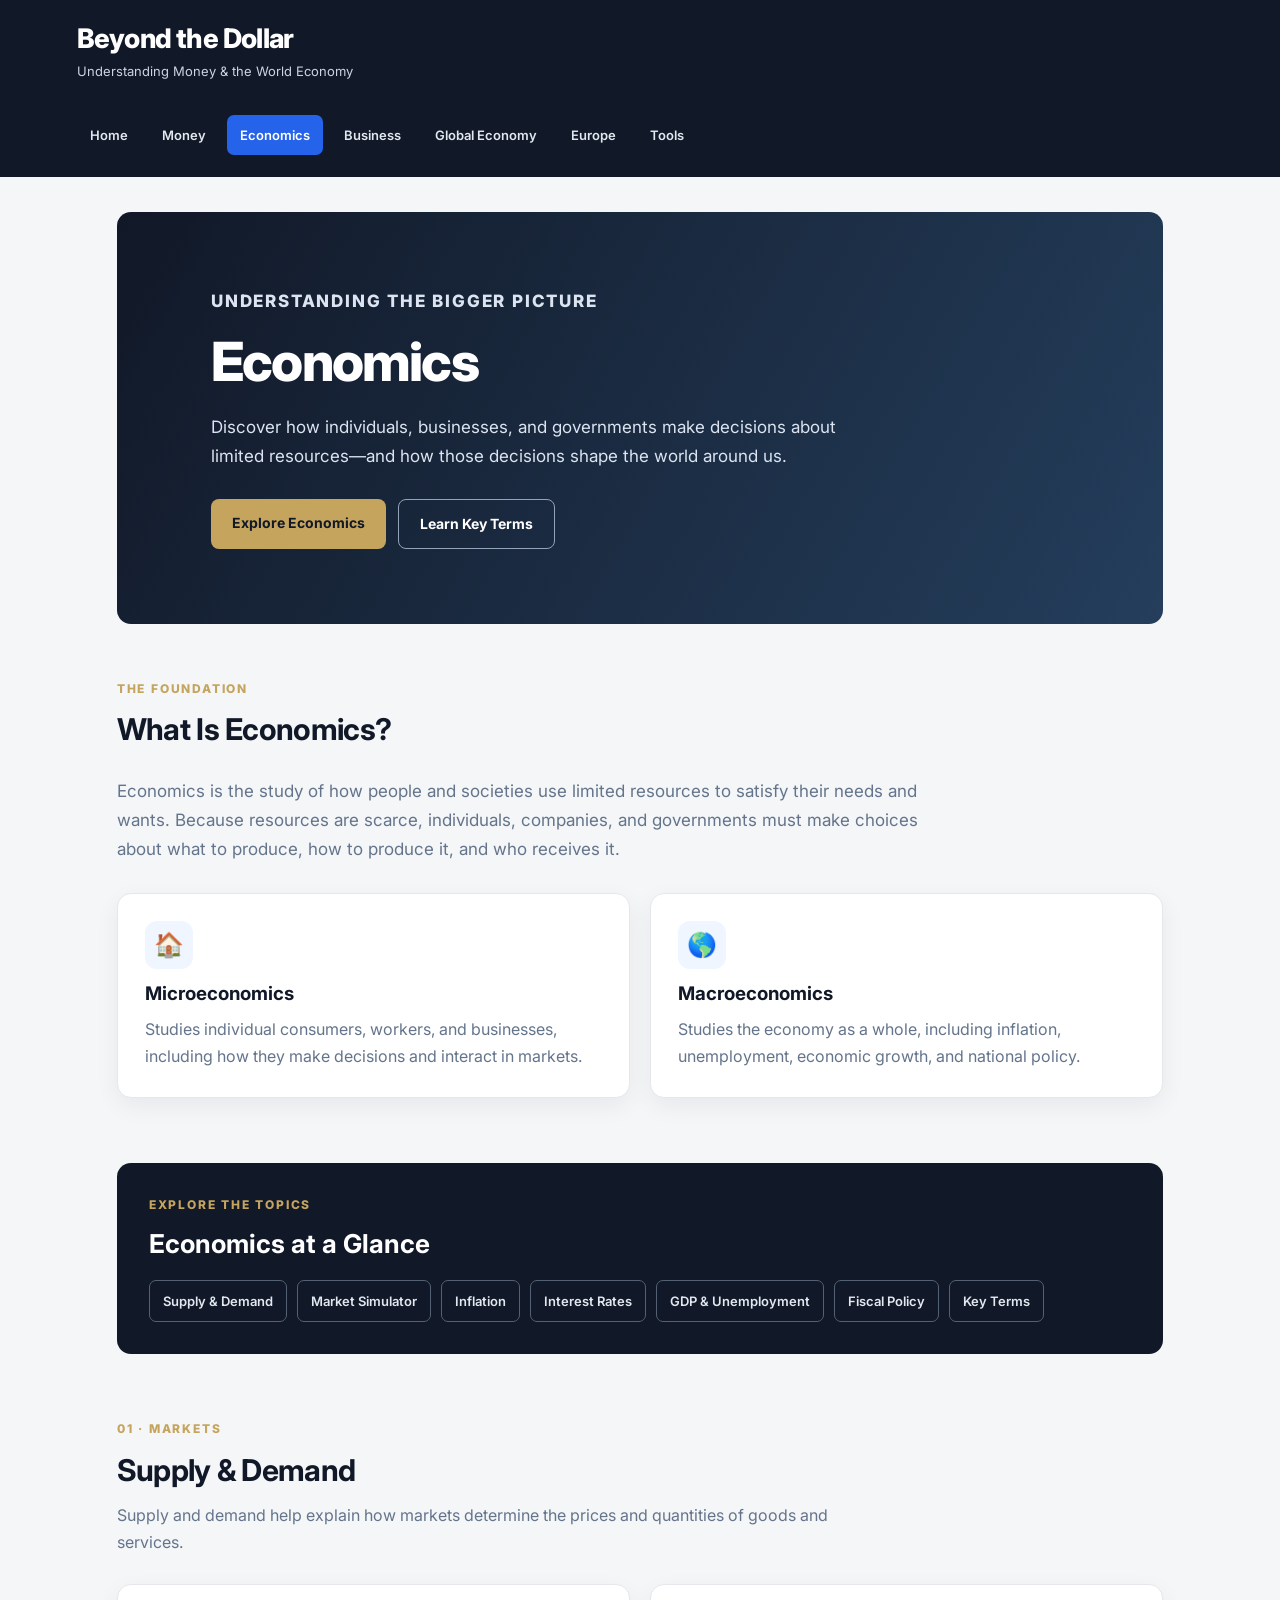
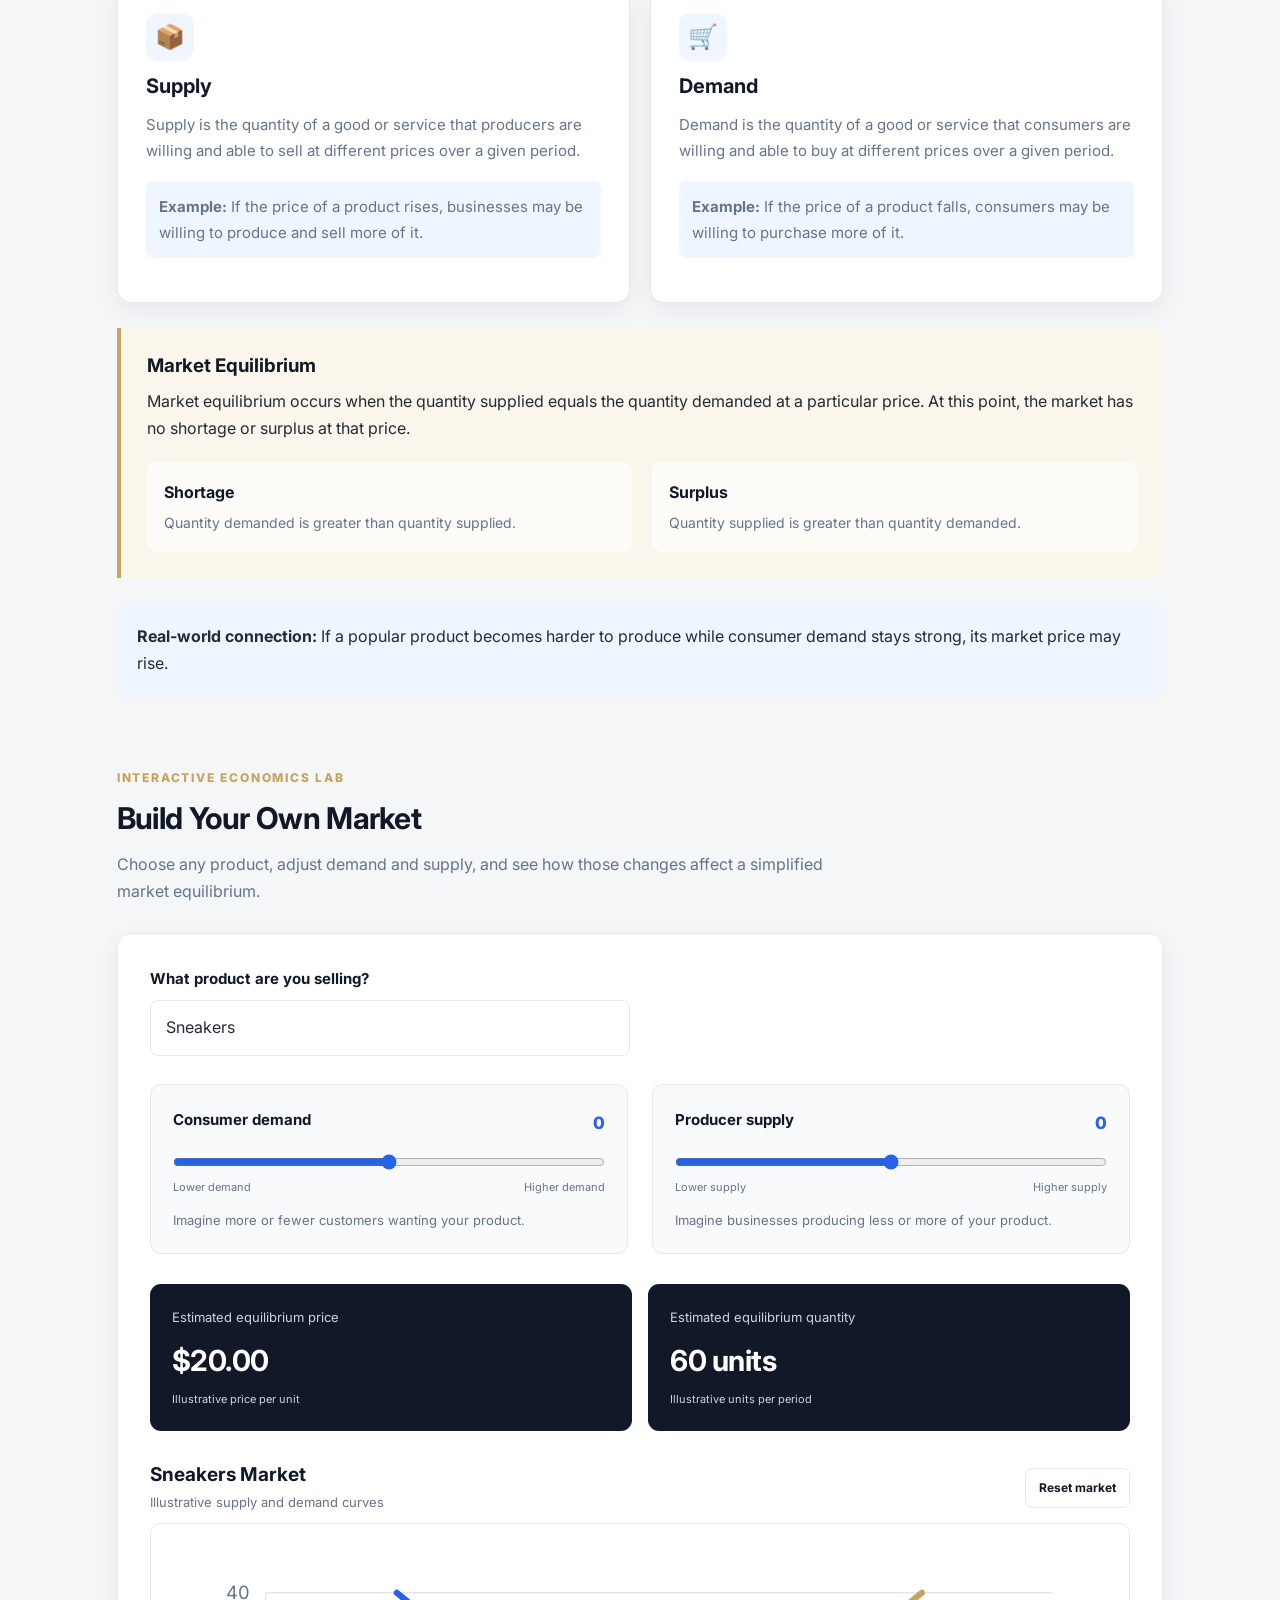
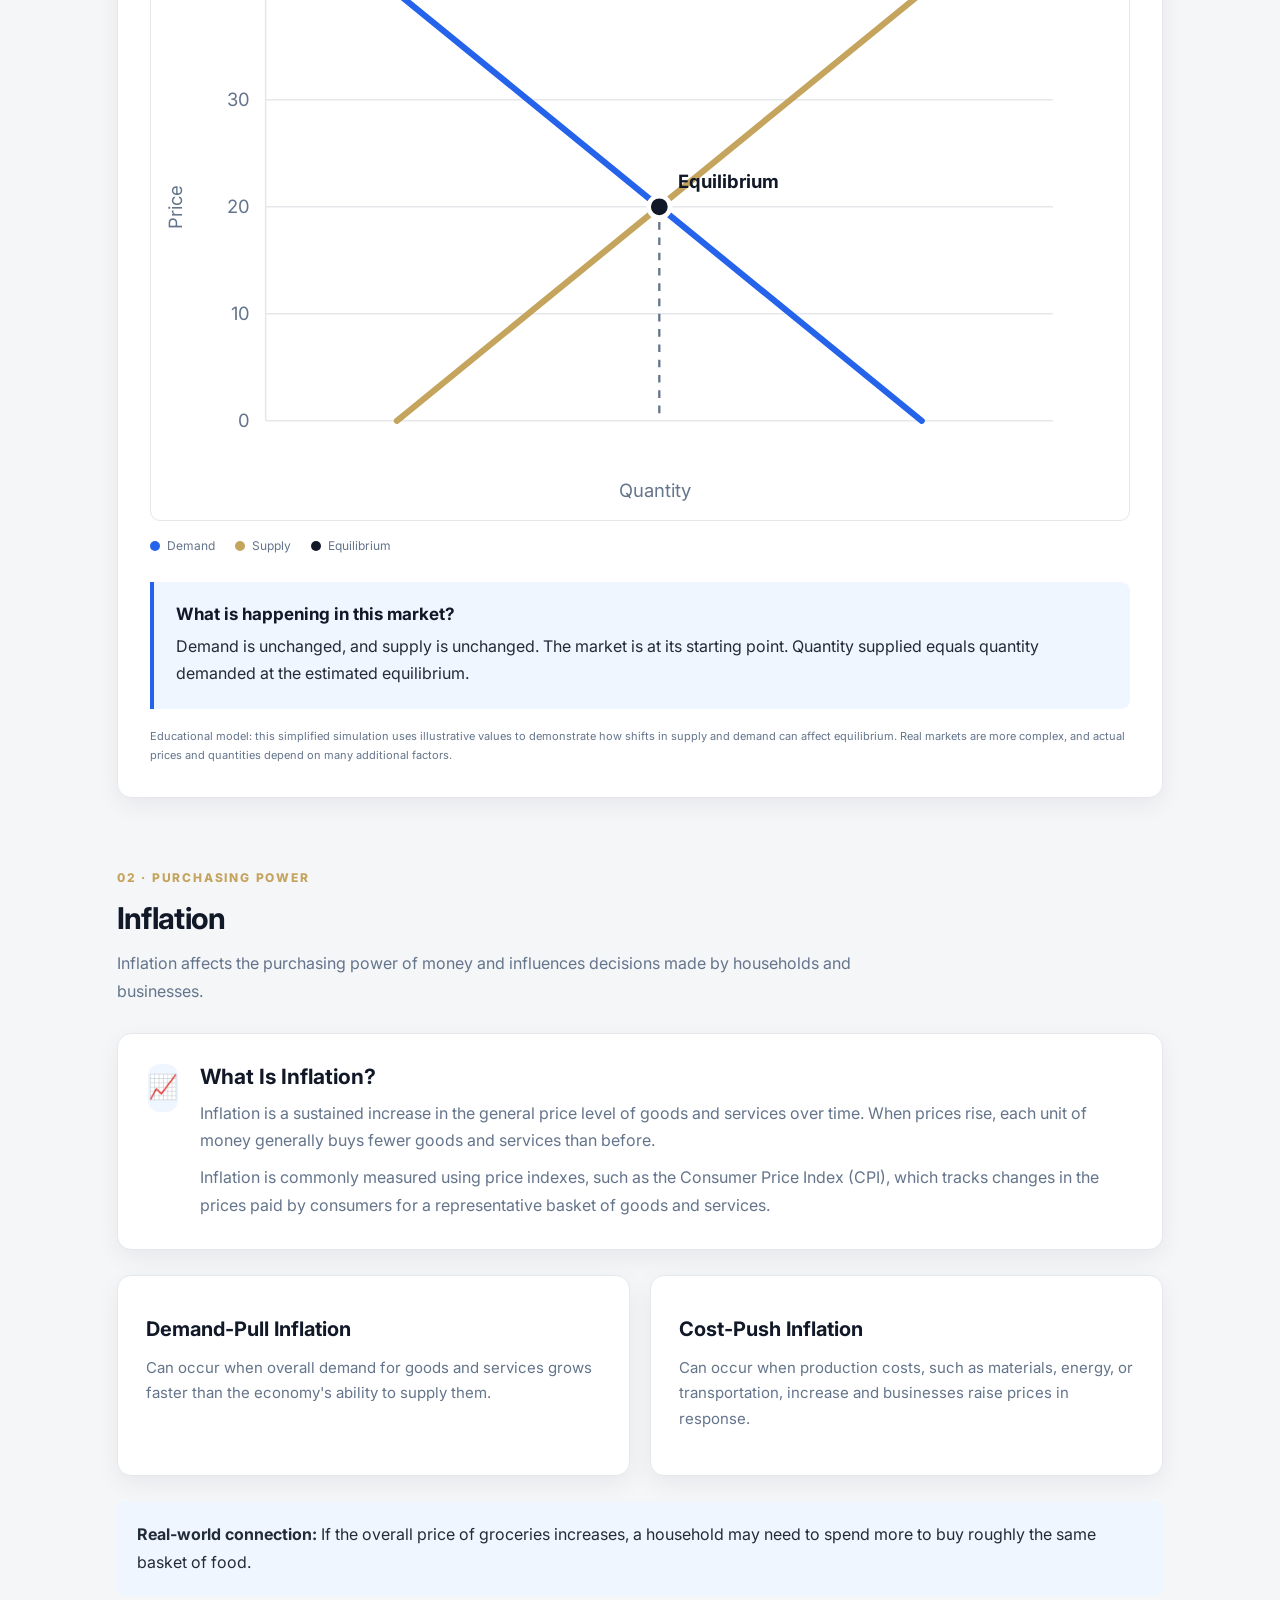
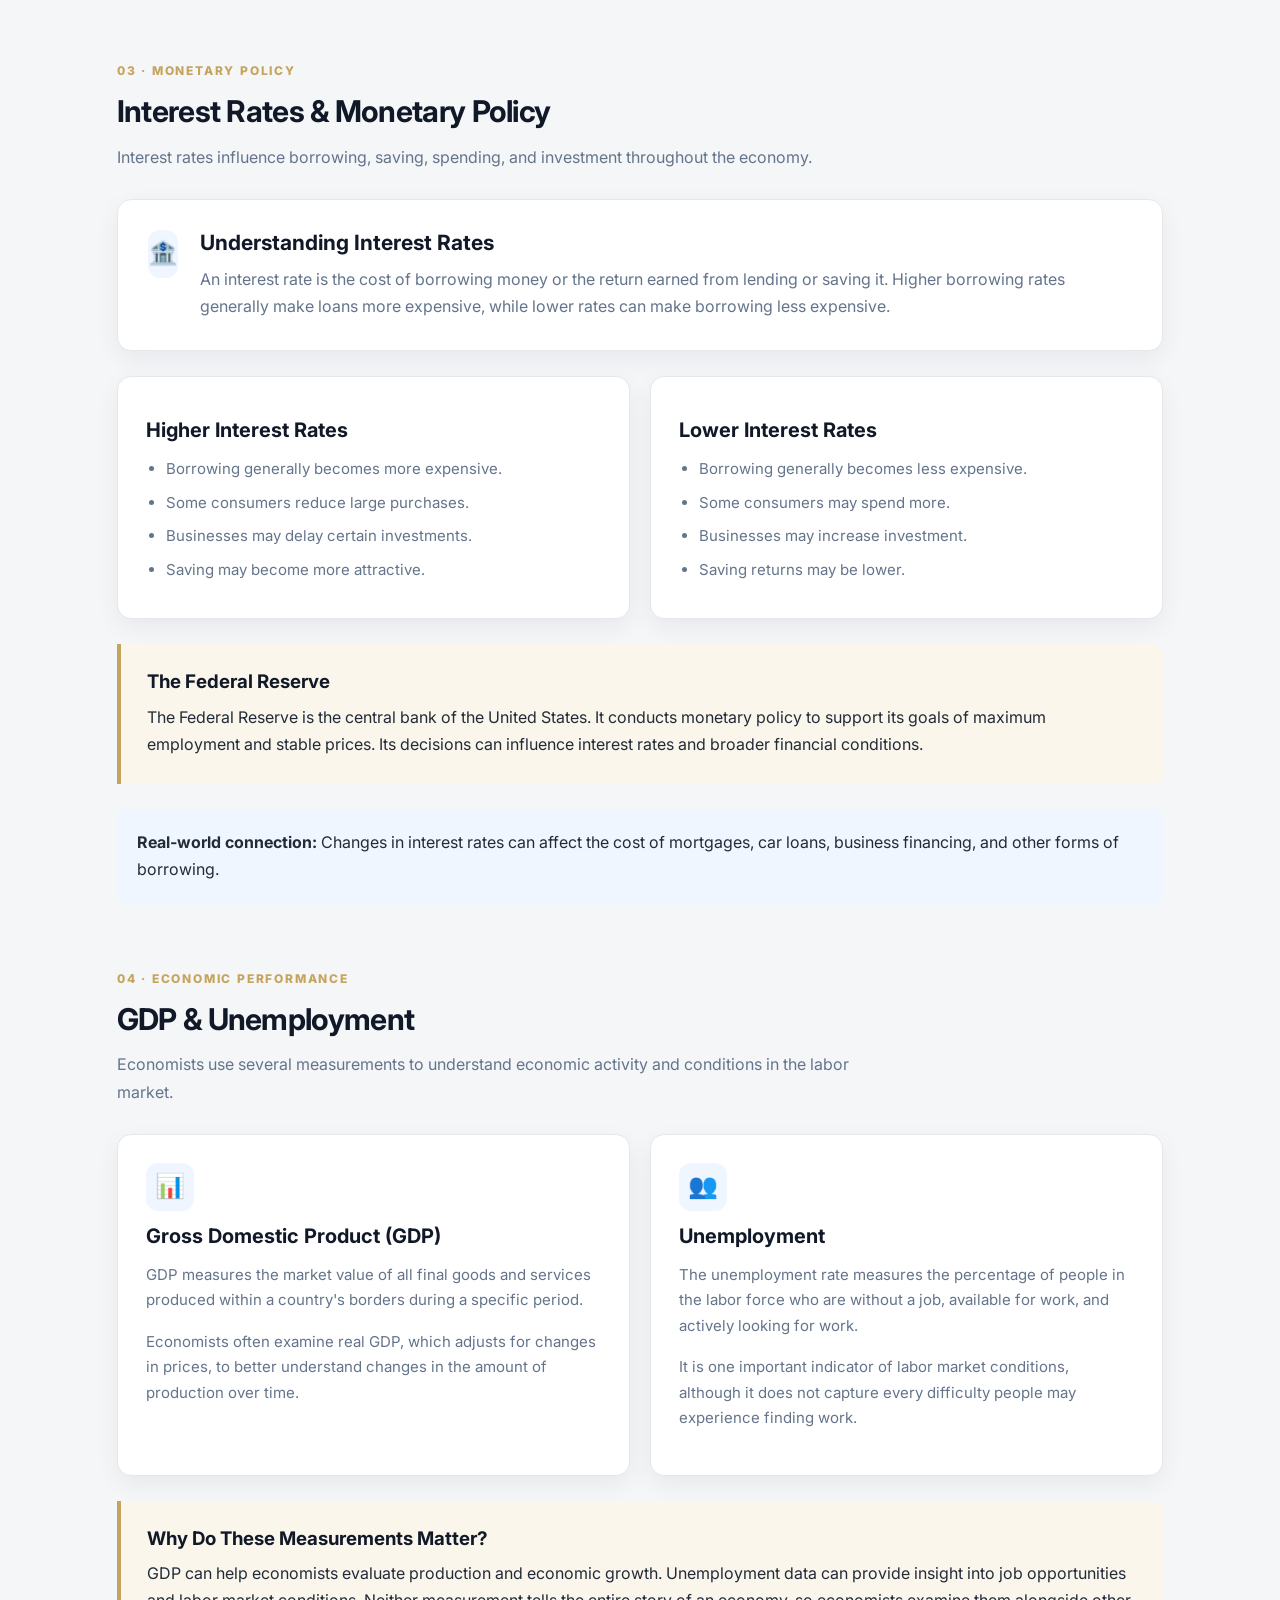
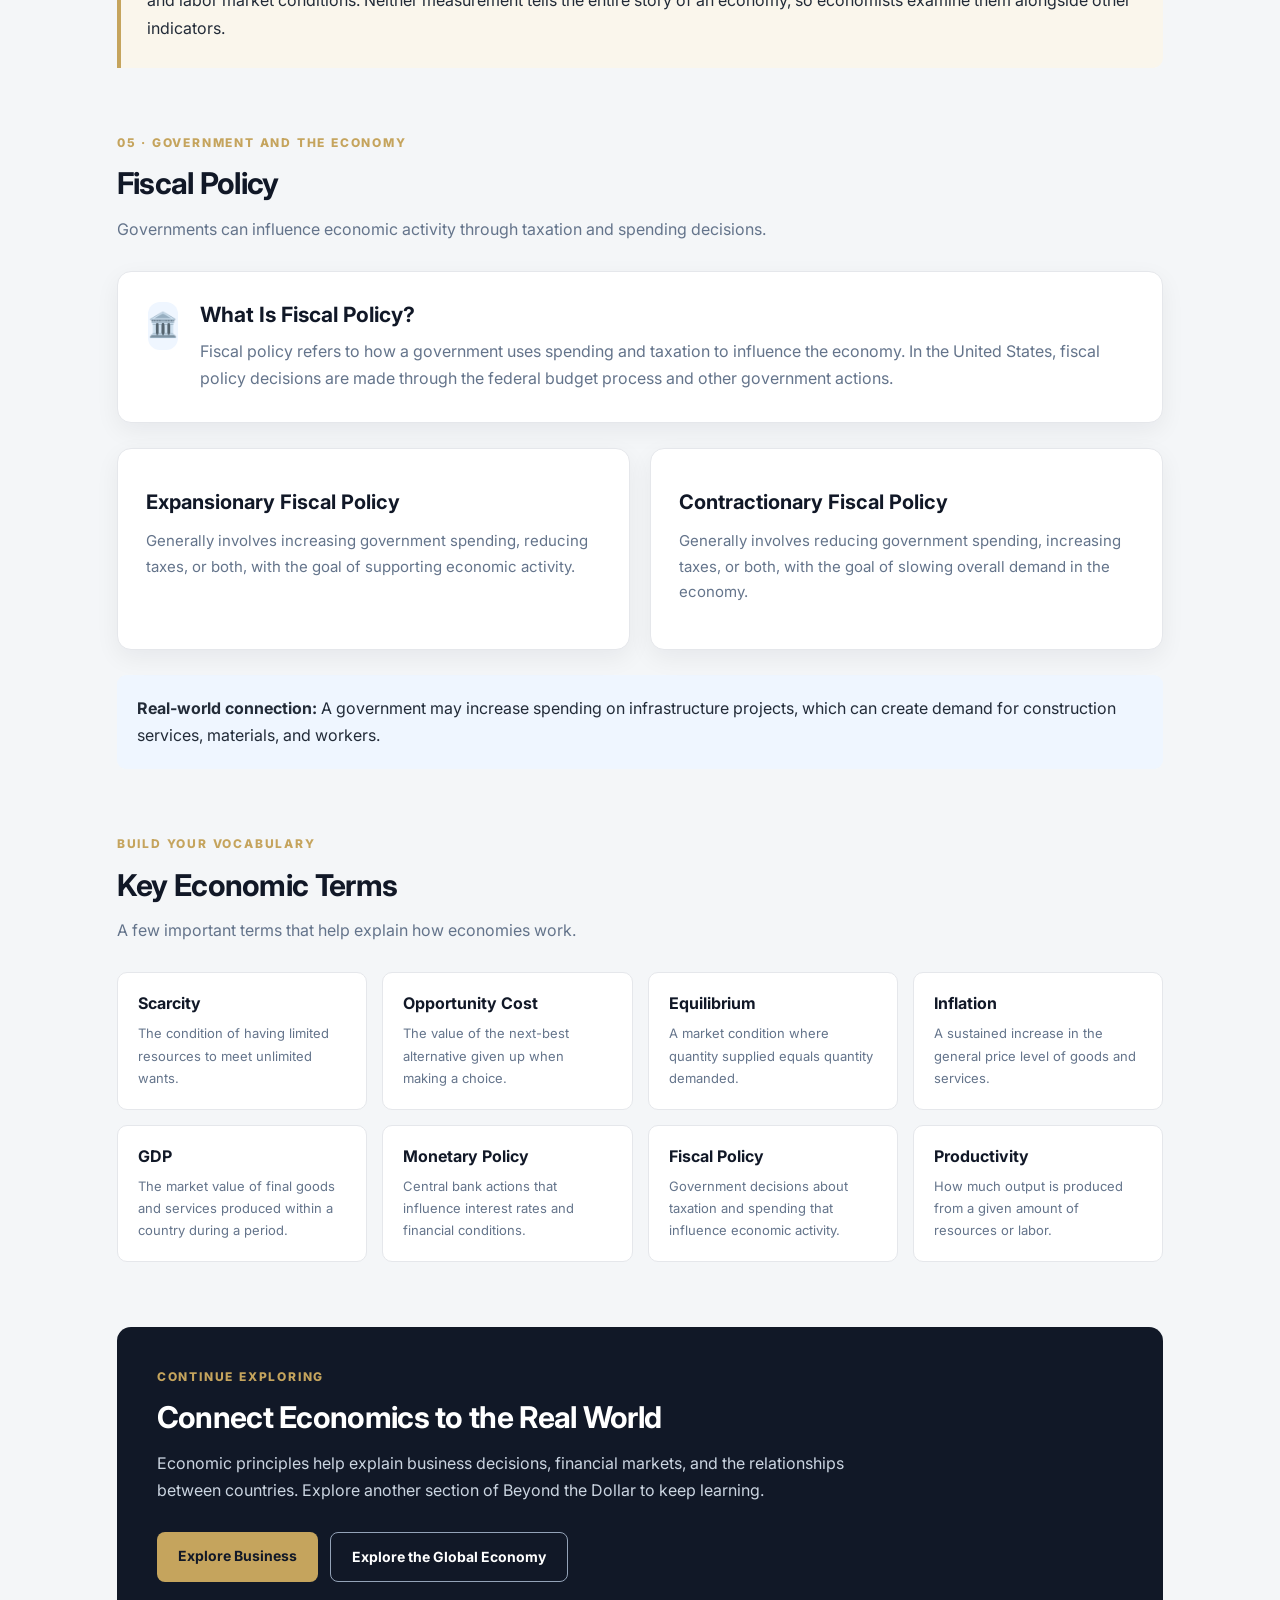
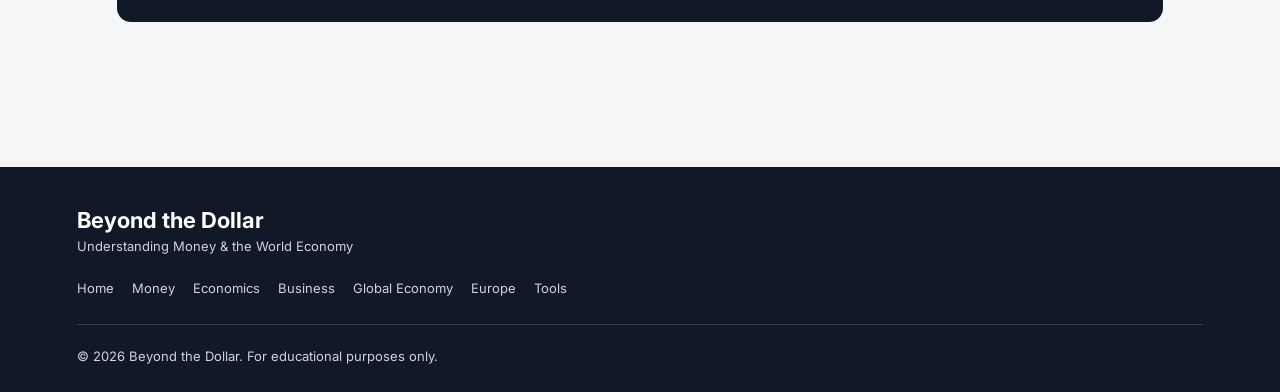
<file: economics.html>
<!DOCTYPE html>
<html lang="en">
<head>
    <meta charset="UTF-8">
    <meta name="viewport" content="width=device-width, initial-scale=1.0">
    <meta name="description" content="Explore economics, supply and demand, inflation, interest rates, GDP, and economic policy with Beyond the Dollar.">
    <title>Economics | Beyond the Dollar</title>
    <link rel="stylesheet" href="style.css">
</head>

<body>
    <header class="site-header">
        <div class="header-content">
            <a class="brand" href="index.html">
                <h1>Beyond the Dollar</h1>
                <p>Understanding Money &amp; the World Economy</p>
            </a>

            <nav aria-label="Main navigation">
                <a href="index.html">Home</a>
                <a href="money.html">Money</a>
                <a href="economics.html" class="active" aria-current="page">Economics</a>
                <a href="business.html">Business</a>
                <a href="global.html">Global Economy</a>
                <a href="europe.html">Europe</a>
                <a href="tools.html">Tools</a>
            </nav>
        </div>
    </header>

    <main>
        <section class="hero economics-hero">
            <div class="hero-content">
                <p class="eyebrow">Understanding the bigger picture</p>
                <h2>Economics</h2>
                <p>
                    Discover how individuals, businesses, and governments
                    make decisions about limited resources—and how those
                    decisions shape the world around us.
                </p>
                <div class="hero-actions">
                    <a href="#supply-demand" class="primary-link">Explore Economics</a>
                    <a href="#key-terms" class="secondary-link">Learn Key Terms</a>
                </div>
            </div>
        </section>

        <section class="home-section economics-intro">
            <div class="section-heading">
                <p class="eyebrow">The foundation</p>
                <h2>What Is Economics?</h2>
            </div>

            <p class="intro-text">
                Economics is the study of how people and societies use
                limited resources to satisfy their needs and wants. Because
                resources are scarce, individuals, companies, and governments
                must make choices about what to produce, how to produce it,
                and who receives it.
            </p>

            <div class="economics-concepts">
                <article class="concept-card">
                    <span class="topic-icon">🏠</span>
                    <h3>Microeconomics</h3>
                    <p>
                        Studies individual consumers, workers, and businesses,
                        including how they make decisions and interact in markets.
                    </p>
                </article>

                <article class="concept-card">
                    <span class="topic-icon">🌎</span>
                    <h3>Macroeconomics</h3>
                    <p>
                        Studies the economy as a whole, including inflation,
                        unemployment, economic growth, and national policy.
                    </p>
                </article>
            </div>
        </section>

        <section class="economics-jump-section">
            <p class="eyebrow">Explore the topics</p>
            <h2>Economics at a Glance</h2>

            <div class="economics-jump-links">
                <a href="#supply-demand">Supply &amp; Demand</a>
                <a href="#simulator">Market Simulator</a>
                <a href="#inflation">Inflation</a>
                <a href="#interest-rates">Interest Rates</a>
                <a href="#gdp-unemployment">GDP &amp; Unemployment</a>
                <a href="#fiscal-policy">Fiscal Policy</a>
                <a href="#key-terms">Key Terms</a>
            </div>
        </section>

        <section class="economics-section" id="supply-demand">
            <div class="section-heading">
                <p class="eyebrow">01 · Markets</p>
                <h2>Supply &amp; Demand</h2>
                <p>
                    Supply and demand help explain how markets determine
                    the prices and quantities of goods and services.
                </p>
            </div>

            <div class="economics-card-grid">
                <article class="economics-card">
                    <span class="topic-icon">📦</span>
                    <h3>Supply</h3>
                    <p>
                        Supply is the quantity of a good or service that
                        producers are willing and able to sell at different
                        prices over a given period.
                    </p>
                    <p class="example-text">
                        <strong>Example:</strong> If the price of a product
                        rises, businesses may be willing to produce and sell
                        more of it.
                    </p>
                </article>

                <article class="economics-card">
                    <span class="topic-icon">🛒</span>
                    <h3>Demand</h3>
                    <p>
                        Demand is the quantity of a good or service that
                        consumers are willing and able to buy at different
                        prices over a given period.
                    </p>
                    <p class="example-text">
                        <strong>Example:</strong> If the price of a product
                        falls, consumers may be willing to purchase more of it.
                    </p>
                </article>
            </div>

            <article class="economics-highlight">
                <h3>Market Equilibrium</h3>
                <p>
                    Market equilibrium occurs when the quantity supplied
                    equals the quantity demanded at a particular price.
                    At this point, the market has no shortage or surplus
                    at that price.
                </p>

                <div class="equilibrium-points">
                    <div>
                        <strong>Shortage</strong>
                        <span>Quantity demanded is greater than quantity supplied.</span>
                    </div>

                    <div>
                        <strong>Surplus</strong>
                        <span>Quantity supplied is greater than quantity demanded.</span>
                    </div>
                </div>
            </article>

            <p class="real-world-example">
                <strong>Real-world connection:</strong> If a popular product
                becomes harder to produce while consumer demand stays strong,
                its market price may rise.
            </p>
        </section>

        <!-- INTERACTIVE SUPPLY AND DEMAND SIMULATOR -->

        <section class="simulator-section" id="simulator">
            <div class="section-heading">
                <p class="eyebrow">Interactive economics lab</p>
                <h2>Build Your Own Market</h2>
                <p>
                    Choose any product, adjust demand and supply, and see
                    how those changes affect a simplified market equilibrium.
                </p>
            </div>

            <div class="simulator-card">

                <div class="simulator-product">
                    <label for="product-name">What product are you selling?</label>

                    <input
                        type="text"
                        id="product-name"
                        maxlength="35"
                        placeholder="Try sneakers, coffee, or concert tickets"
                        value="Sneakers"
                    >
                </div>

                <div class="simulator-controls">

                    <div class="simulator-control">
                        <div class="slider-heading">
                            <label for="demand-slider">Consumer demand</label>
                            <output id="demand-value" for="demand-slider">0</output>
                        </div>

                        <input
                            type="range"
                            id="demand-slider"
                            min="-40"
                            max="40"
                            value="0"
                            step="5"
                        >

                        <div class="slider-labels">
                            <span>Lower demand</span>
                            <span>Higher demand</span>
                        </div>

                        <p>Imagine more or fewer customers wanting your product.</p>
                    </div>

                    <div class="simulator-control">
                        <div class="slider-heading">
                            <label for="supply-slider">Producer supply</label>
                            <output id="supply-value" for="supply-slider">0</output>
                        </div>

                        <input
                            type="range"
                            id="supply-slider"
                            min="-40"
                            max="40"
                            value="0"
                            step="5"
                        >

                        <div class="slider-labels">
                            <span>Lower supply</span>
                            <span>Higher supply</span>
                        </div>

                        <p>Imagine businesses producing less or more of your product.</p>
                    </div>

                </div>

                <div class="simulator-results">
                    <div class="result-card">
                        <span>Estimated equilibrium price</span>
                        <strong id="equilibrium-price">$20.00</strong>
                        <small>Illustrative price per unit</small>
                    </div>

                    <div class="result-card">
                        <span>Estimated equilibrium quantity</span>
                        <strong id="equilibrium-quantity">60 units</strong>
                        <small>Illustrative units per period</small>
                    </div>
                </div>

                <div class="chart-heading">
                    <div>
                        <h3 id="chart-title">Sneakers Market</h3>
                        <p>Illustrative supply and demand curves</p>
                    </div>

                    <button type="button" class="reset-button" id="reset-simulator">
                        Reset market
                    </button>
                </div>

                <div class="chart-wrap">
                    <svg
                        id="market-chart"
                        viewBox="0 0 640 390"
                        role="img"
                        aria-label="Supply and demand graph showing equilibrium price and quantity"
                    >
                        <g class="chart-grid">
                            <line x1="75" y1="45" x2="75" y2="325"></line>
                            <line x1="75" y1="325" x2="590" y2="325"></line>
                            <line x1="75" y1="255" x2="590" y2="255"></line>
                            <line x1="75" y1="185" x2="590" y2="185"></line>
                            <line x1="75" y1="115" x2="590" y2="115"></line>
                            <line x1="75" y1="45" x2="590" y2="45"></line>
                        </g>

                        <g class="chart-axis-labels">
                            <text x="330" y="375" text-anchor="middle">Quantity</text>
                            <text
                                x="20"
                                y="185"
                                text-anchor="middle"
                                transform="rotate(-90 20 185)"
                            >Price</text>

                            <text x="65" y="329" text-anchor="end">0</text>
                            <text x="65" y="259" text-anchor="end">10</text>
                            <text x="65" y="189" text-anchor="end">20</text>
                            <text x="65" y="119" text-anchor="end">30</text>
                            <text x="65" y="49" text-anchor="end">40</text>
                        </g>

                        <path id="demand-curve" class="demand-curve" d="M 160 45 L 503 325"></path>
                        <path id="supply-curve" class="supply-curve" d="M 160 325 L 503 45"></path>

                        <line
                            id="equilibrium-guide"
                            class="equilibrium-guide"
                            x1="332.5"
                            y1="185"
                            x2="332.5"
                            y2="325"
                        ></line>

                        <circle
                            id="equilibrium-point"
                            class="equilibrium-point"
                            cx="332.5"
                            cy="185"
                            r="7"
                        ></circle>

                        <text
                            id="equilibrium-label"
                            class="equilibrium-label"
                            x="345"
                            y="174"
                        >Equilibrium</text>
                    </svg>
                </div>

                <div class="chart-legend">
                    <span><i class="legend-dot demand-dot"></i> Demand</span>
                    <span><i class="legend-dot supply-dot"></i> Supply</span>
                    <span><i class="legend-dot equilibrium-dot"></i> Equilibrium</span>
                </div>

                <div class="simulator-explanation" aria-live="polite">
                    <h3>What is happening in this market?</h3>
                    <p id="market-explanation">
                        The market is at its starting point. Quantity supplied
                        equals quantity demanded at the estimated equilibrium.
                    </p>
                </div>

                <p class="simulator-disclaimer">
                    Educational model: this simplified simulation uses
                    illustrative values to demonstrate how shifts in supply
                    and demand can affect equilibrium. Real markets are more
                    complex, and actual prices and quantities depend on many
                    additional factors.
                </p>

            </div>
        </section>

        <!-- INFLATION -->

        <section class="economics-section" id="inflation">
            <div class="section-heading">
                <p class="eyebrow">02 · Purchasing power</p>
                <h2>Inflation</h2>
                <p>
                    Inflation affects the purchasing power of money and
                    influences decisions made by households and businesses.
                </p>
            </div>

            <article class="economics-feature-card">
                <span class="topic-icon">📈</span>

                <div>
                    <h3>What Is Inflation?</h3>
                    <p>
                        Inflation is a sustained increase in the general
                        price level of goods and services over time. When
                        prices rise, each unit of money generally buys
                        fewer goods and services than before.
                    </p>

                    <p>
                        Inflation is commonly measured using price indexes,
                        such as the Consumer Price Index (CPI), which tracks
                        changes in the prices paid by consumers for a
                        representative basket of goods and services.
                    </p>
                </div>
            </article>

            <div class="economics-card-grid">
                <article class="economics-card">
                    <h3>Demand-Pull Inflation</h3>
                    <p>
                        Can occur when overall demand for goods and services
                        grows faster than the economy's ability to supply them.
                    </p>
                </article>

                <article class="economics-card">
                    <h3>Cost-Push Inflation</h3>
                    <p>
                        Can occur when production costs, such as materials,
                        energy, or transportation, increase and businesses
                        raise prices in response.
                    </p>
                </article>
            </div>

            <p class="real-world-example">
                <strong>Real-world connection:</strong> If the overall price
                of groceries increases, a household may need to spend more
                to buy roughly the same basket of food.
            </p>
        </section>

        <!-- INTEREST RATES -->

        <section class="economics-section" id="interest-rates">
            <div class="section-heading">
                <p class="eyebrow">03 · Monetary policy</p>
                <h2>Interest Rates &amp; Monetary Policy</h2>
                <p>
                    Interest rates influence borrowing, saving, spending,
                    and investment throughout the economy.
                </p>
            </div>

            <article class="economics-feature-card">
                <span class="topic-icon">🏦</span>

                <div>
                    <h3>Understanding Interest Rates</h3>
                    <p>
                        An interest rate is the cost of borrowing money or
                        the return earned from lending or saving it. Higher
                        borrowing rates generally make loans more expensive,
                        while lower rates can make borrowing less expensive.
                    </p>
                </div>
            </article>

            <div class="economics-card-grid">
                <article class="economics-card">
                    <h3>Higher Interest Rates</h3>
                    <ul>
                        <li>Borrowing generally becomes more expensive.</li>
                        <li>Some consumers reduce large purchases.</li>
                        <li>Businesses may delay certain investments.</li>
                        <li>Saving may become more attractive.</li>
                    </ul>
                </article>

                <article class="economics-card">
                    <h3>Lower Interest Rates</h3>
                    <ul>
                        <li>Borrowing generally becomes less expensive.</li>
                        <li>Some consumers may spend more.</li>
                        <li>Businesses may increase investment.</li>
                        <li>Saving returns may be lower.</li>
                    </ul>
                </article>
            </div>

            <article class="economics-highlight">
                <h3>The Federal Reserve</h3>
                <p>
                    The Federal Reserve is the central bank of the United
                    States. It conducts monetary policy to support its
                    goals of maximum employment and stable prices. Its
                    decisions can influence interest rates and broader
                    financial conditions.
                </p>
            </article>

            <p class="real-world-example">
                <strong>Real-world connection:</strong> Changes in interest
                rates can affect the cost of mortgages, car loans, business
                financing, and other forms of borrowing.
            </p>
        </section>

        <!-- GDP AND UNEMPLOYMENT -->

        <section class="economics-section" id="gdp-unemployment">
            <div class="section-heading">
                <p class="eyebrow">04 · Economic performance</p>
                <h2>GDP &amp; Unemployment</h2>
                <p>
                    Economists use several measurements to understand
                    economic activity and conditions in the labor market.
                </p>
            </div>

            <div class="economics-card-grid">
                <article class="economics-card">
                    <span class="topic-icon">📊</span>
                    <h3>Gross Domestic Product (GDP)</h3>
                    <p>
                        GDP measures the market value of all final goods
                        and services produced within a country's borders
                        during a specific period.
                    </p>
                    <p>
                        Economists often examine real GDP, which adjusts
                        for changes in prices, to better understand changes
                        in the amount of production over time.
                    </p>
                </article>

                <article class="economics-card">
                    <span class="topic-icon">👥</span>
                    <h3>Unemployment</h3>
                    <p>
                        The unemployment rate measures the percentage of
                        people in the labor force who are without a job,
                        available for work, and actively looking for work.
                    </p>
                    <p>
                        It is one important indicator of labor market
                        conditions, although it does not capture every
                        difficulty people may experience finding work.
                    </p>
                </article>
            </div>

            <article class="economics-highlight">
                <h3>Why Do These Measurements Matter?</h3>
                <p>
                    GDP can help economists evaluate production and economic
                    growth. Unemployment data can provide insight into job
                    opportunities and labor market conditions. Neither
                    measurement tells the entire story of an economy, so
                    economists examine them alongside other indicators.
                </p>
            </article>
        </section>

        <!-- FISCAL POLICY -->

        <section class="economics-section" id="fiscal-policy">
            <div class="section-heading">
                <p class="eyebrow">05 · Government and the economy</p>
                <h2>Fiscal Policy</h2>
                <p>
                    Governments can influence economic activity through
                    taxation and spending decisions.
                </p>
            </div>

            <article class="economics-feature-card">
                <span class="topic-icon">🏛️</span>

                <div>
                    <h3>What Is Fiscal Policy?</h3>
                    <p>
                        Fiscal policy refers to how a government uses
                        spending and taxation to influence the economy.
                        In the United States, fiscal policy decisions are
                        made through the federal budget process and other
                        government actions.
                    </p>
                </div>
            </article>

            <div class="economics-card-grid">
                <article class="economics-card">
                    <h3>Expansionary Fiscal Policy</h3>
                    <p>
                        Generally involves increasing government spending,
                        reducing taxes, or both, with the goal of supporting
                        economic activity.
                    </p>
                </article>

                <article class="economics-card">
                    <h3>Contractionary Fiscal Policy</h3>
                    <p>
                        Generally involves reducing government spending,
                        increasing taxes, or both, with the goal of slowing
                        overall demand in the economy.
                    </p>
                </article>
            </div>

            <p class="real-world-example">
                <strong>Real-world connection:</strong> A government may
                increase spending on infrastructure projects, which can
                create demand for construction services, materials, and
                workers.
            </p>
        </section>

        <!-- KEY TERMS -->

        <section class="economics-section glossary-section" id="key-terms">
            <div class="section-heading">
                <p class="eyebrow">Build your vocabulary</p>
                <h2>Key Economic Terms</h2>
                <p>
                    A few important terms that help explain how economies work.
                </p>
            </div>

            <div class="glossary-grid">
                <article class="glossary-item">
                    <h3>Scarcity</h3>
                    <p>The condition of having limited resources to meet unlimited wants.</p>
                </article>

                <article class="glossary-item">
                    <h3>Opportunity Cost</h3>
                    <p>The value of the next-best alternative given up when making a choice.</p>
                </article>

                <article class="glossary-item">
                    <h3>Equilibrium</h3>
                    <p>A market condition where quantity supplied equals quantity demanded.</p>
                </article>

                <article class="glossary-item">
                    <h3>Inflation</h3>
                    <p>A sustained increase in the general price level of goods and services.</p>
                </article>

                <article class="glossary-item">
                    <h3>GDP</h3>
                    <p>The market value of final goods and services produced within a country during a period.</p>
                </article>

                <article class="glossary-item">
                    <h3>Monetary Policy</h3>
                    <p>Central bank actions that influence interest rates and financial conditions.</p>
                </article>

                <article class="glossary-item">
                    <h3>Fiscal Policy</h3>
                    <p>Government decisions about taxation and spending that influence economic activity.</p>
                </article>

                <article class="glossary-item">
                    <h3>Productivity</h3>
                    <p>How much output is produced from a given amount of resources or labor.</p>
                </article>
            </div>
        </section>

        <section class="next-steps-section">
            <p class="eyebrow">Continue exploring</p>
            <h2>Connect Economics to the Real World</h2>
            <p>
                Economic principles help explain business decisions,
                financial markets, and the relationships between countries.
                Explore another section of Beyond the Dollar to keep learning.
            </p>

            <div class="hero-actions">
                <a href="business.html" class="primary-link">Explore Business</a>
                <a href="global.html" class="secondary-link">Explore the Global Economy</a>
            </div>
        </section>
    </main>

    <footer class="site-footer">
        <div>
            <h2>Beyond the Dollar</h2>
            <p>Understanding Money &amp; the World Economy</p>
        </div>

        <div class="footer-links">
            <a href="index.html">Home</a>
            <a href="money.html">Money</a>
            <a href="economics.html">Economics</a>
            <a href="business.html">Business</a>
            <a href="global.html">Global Economy</a>
            <a href="europe.html">Europe</a>
            <a href="tools.html">Tools</a>
        </div>

        <p class="copyright">
            &copy; 2026 Beyond the Dollar. For educational purposes only.
        </p>
    </footer>

    <script>
        // Simplified linear supply-and-demand model.
        // Demand: Qd = 100 + demandShift - 2P
        // Supply: Qs = 20 + supplyShift + 2P

        const productInput = document.getElementById("product-name");
        const demandSlider = document.getElementById("demand-slider");
        const supplySlider = document.getElementById("supply-slider");

        const demandValue = document.getElementById("demand-value");
        const supplyValue = document.getElementById("supply-value");

        const equilibriumPrice = document.getElementById("equilibrium-price");
        const equilibriumQuantity = document.getElementById("equilibrium-quantity");

        const chartTitle = document.getElementById("chart-title");
        const explanation = document.getElementById("market-explanation");

        const demandCurve = document.getElementById("demand-curve");
        const supplyCurve = document.getElementById("supply-curve");

        const equilibriumPoint = document.getElementById("equilibrium-point");
        const equilibriumGuide = document.getElementById("equilibrium-guide");
        const equilibriumLabel = document.getElementById("equilibrium-label");

        const resetButton = document.getElementById("reset-simulator");

        function updateMarket() {
            const demandShift = Number(demandSlider.value);
            const supplyShift = Number(supplySlider.value);

            // Solve the two equations where quantity demanded equals quantity supplied.
            const price = (80 + demandShift - supplyShift) / 4;
            const quantity = 60 + (demandShift + supplyShift) / 2;

            const safePrice = Math.max(0, Math.min(40, price));
            const safeQuantity = Math.max(0, Math.min(120, quantity));

            // Convert economic values into graph coordinates.
            const x = 75 + (safeQuantity / 120) * 515;
            const y = 325 - (safePrice / 40) * 280;

            // Demand curve slopes downward.
            const demandStartX = 75 + (
                Math.max(0, Math.min(120, 20 + demandShift)) / 120
            ) * 515;

            const demandEndX = 75 + (
                Math.max(0, Math.min(120, 100 + demandShift)) / 120
            ) * 515;

            demandCurve.setAttribute(
                "d",
                `M ${demandStartX} 45 L ${demandEndX} 325`
            );

            // Supply curve slopes upward.
            const supplyStartX = 75 + (
                Math.max(0, Math.min(120, 20 + supplyShift)) / 120
            ) * 515;

            const supplyEndX = 75 + (
                Math.max(0, Math.min(120, 100 + supplyShift)) / 120
            ) * 515;

            supplyCurve.setAttribute(
                "d",
                `M ${supplyStartX} 325 L ${supplyEndX} 45`
            );

            equilibriumPoint.setAttribute("cx", x);
            equilibriumPoint.setAttribute("cy", y);

            equilibriumGuide.setAttribute("x1", x);
            equilibriumGuide.setAttribute("x2", x);
            equilibriumGuide.setAttribute("y1", y);
            equilibriumGuide.setAttribute("y2", 325);

            equilibriumLabel.setAttribute("x", Math.min(x + 12, 500));
            equilibriumLabel.setAttribute("y", Math.max(y - 12, 55));

            demandValue.textContent =
                demandShift > 0 ? `+${demandShift}` : `${demandShift}`;

            supplyValue.textContent =
                supplyShift > 0 ? `+${supplyShift}` : `${supplyShift}`;

            equilibriumPrice.textContent = `$${safePrice.toFixed(2)}`;
            equilibriumQuantity.textContent = `${Math.round(safeQuantity)} units`;

            const product = productInput.value.trim() || "Your Product";
            chartTitle.textContent = `${product} Market`;

            const demandDescription = demandShift > 0
                ? "Demand has increased"
                : demandShift < 0
                    ? "Demand has decreased"
                    : "Demand is unchanged";

            const supplyDescription = supplyShift > 0
                ? "supply has increased"
                : supplyShift < 0
                    ? "supply has decreased"
                    : "supply is unchanged";

            let marketResult = "";

            if (demandShift > 0 && supplyShift === 0) {
                marketResult =
                    "With more consumers interested in the product and supply unchanged, equilibrium price and quantity rise in this model.";
            } else if (demandShift < 0 && supplyShift === 0) {
                marketResult =
                    "With fewer consumers interested in the product and supply unchanged, equilibrium price and quantity fall in this model.";
            } else if (supplyShift > 0 && demandShift === 0) {
                marketResult =
                    "With producers supplying more of the product and demand unchanged, equilibrium price falls while quantity rises in this model.";
            } else if (supplyShift < 0 && demandShift === 0) {
                marketResult =
                    "With producers supplying less of the product and demand unchanged, equilibrium price rises while quantity falls in this model.";
            } else if (demandShift > 0 && supplyShift > 0) {
                marketResult =
                    "Both demand and supply increased. Equilibrium quantity rises in this model, while the direction of the price change depends on the size of each shift.";
            } else if (demandShift < 0 && supplyShift < 0) {
                marketResult =
                    "Both demand and supply decreased. Equilibrium quantity falls in this model, while the direction of the price change depends on the size of each shift.";
            } else if (demandShift > 0 && supplyShift < 0) {
                marketResult =
                    "Demand increased while supply decreased. Both changes push the equilibrium price higher in this model; their effects on quantity work in opposite directions.";
            } else if (demandShift < 0 && supplyShift > 0) {
                marketResult =
                    "Demand decreased while supply increased. Both changes push the equilibrium price lower in this model; their effects on quantity work in opposite directions.";
            } else {
                marketResult =
                    "The market is at its starting point. Quantity supplied equals quantity demanded at the estimated equilibrium.";
            }

            explanation.textContent =
                `${demandDescription}, and ${supplyDescription}. ${marketResult}`;
        }

        demandSlider.addEventListener("input", updateMarket);
        supplySlider.addEventListener("input", updateMarket);
        productInput.addEventListener("input", updateMarket);

        resetButton.addEventListener("click", function () {
            demandSlider.value = 0;
            supplySlider.value = 0;
            productInput.value = "Sneakers";
            updateMarket();
        });

        updateMarket();
    </script>
</body>
</html>
</file>
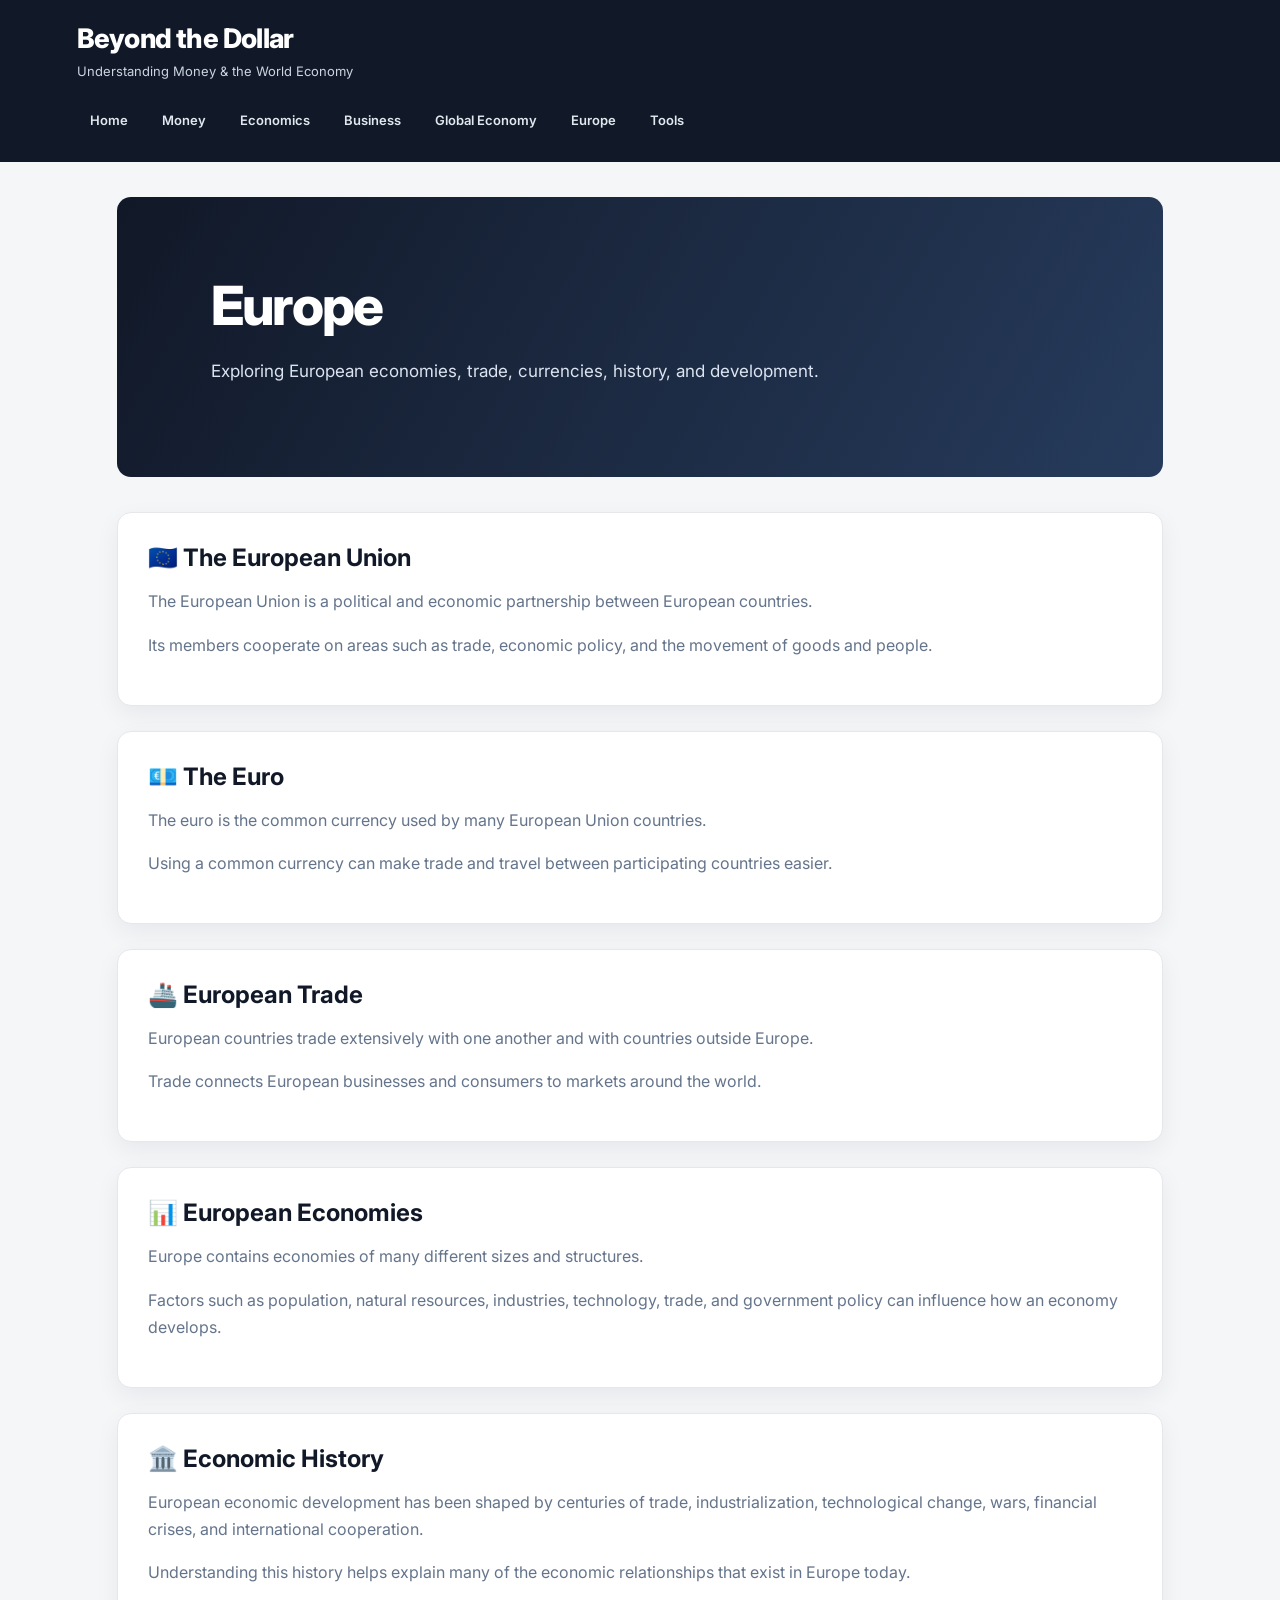
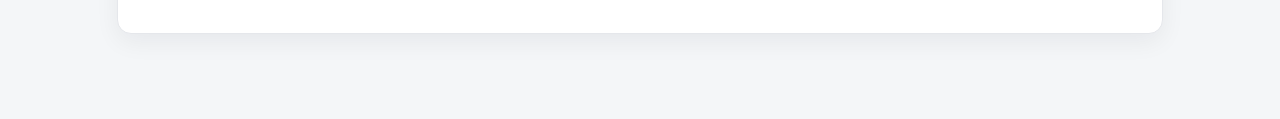
<file: europe.html>
<!DOCTYPE html>
<html lang="en">

<head>
    <meta charset="UTF-8">
    <meta name="viewport" content="width=device-width, initial-scale=1.0">

    <title>Europe | Beyond the Dollar</title>

    <link rel="stylesheet" href="style.css">
</head>

<body>

    <header>
        <h1>Beyond the Dollar</h1>
        <p>Understanding Money & the World Economy</p>

       <nav>
    <a href="index.html">Home</a>
    <a href="money.html">Money</a>
    <a href="economics.html">Economics</a>
    <a href="business.html">Business</a>
    <a href="global.html">Global Economy</a>
    <a href="europe.html">Europe</a>
    <a href="tools.html">Tools</a>
</nav>
    </header>

    <main>

        <section class="hero">
            <h2>Europe</h2>

            <p>
                Exploring European economies, trade, currencies,
                history, and development.
            </p>
        </section>

        <section class="card">
            <h2>🇪🇺 The European Union</h2>

            <p>
                The European Union is a political and economic
                partnership between European countries.
            </p>

            <p>
                Its members cooperate on areas such as trade,
                economic policy, and the movement of goods and people.
            </p>
        </section>

        <section class="card">
            <h2>💶 The Euro</h2>

            <p>
                The euro is the common currency used by many European
                Union countries.
            </p>

            <p>
                Using a common currency can make trade and travel
                between participating countries easier.
            </p>
        </section>

        <section class="card">
            <h2>🚢 European Trade</h2>

            <p>
                European countries trade extensively with one another
                and with countries outside Europe.
            </p>

            <p>
                Trade connects European businesses and consumers to
                markets around the world.
            </p>
        </section>

        <section class="card">
            <h2>📊 European Economies</h2>

            <p>
                Europe contains economies of many different sizes
                and structures.
            </p>

            <p>
                Factors such as population, natural resources,
                industries, technology, trade, and government policy
                can influence how an economy develops.
            </p>
        </section>

        <section class="card">
            <h2>🏛️ Economic History</h2>

            <p>
                European economic development has been shaped by
                centuries of trade, industrialization, technological
                change, wars, financial crises, and international
                cooperation.
            </p>

            <p>
                Understanding this history helps explain many of the
                economic relationships that exist in Europe today.
            </p>
        </section>

    </main>

</body>
</html>
</file>
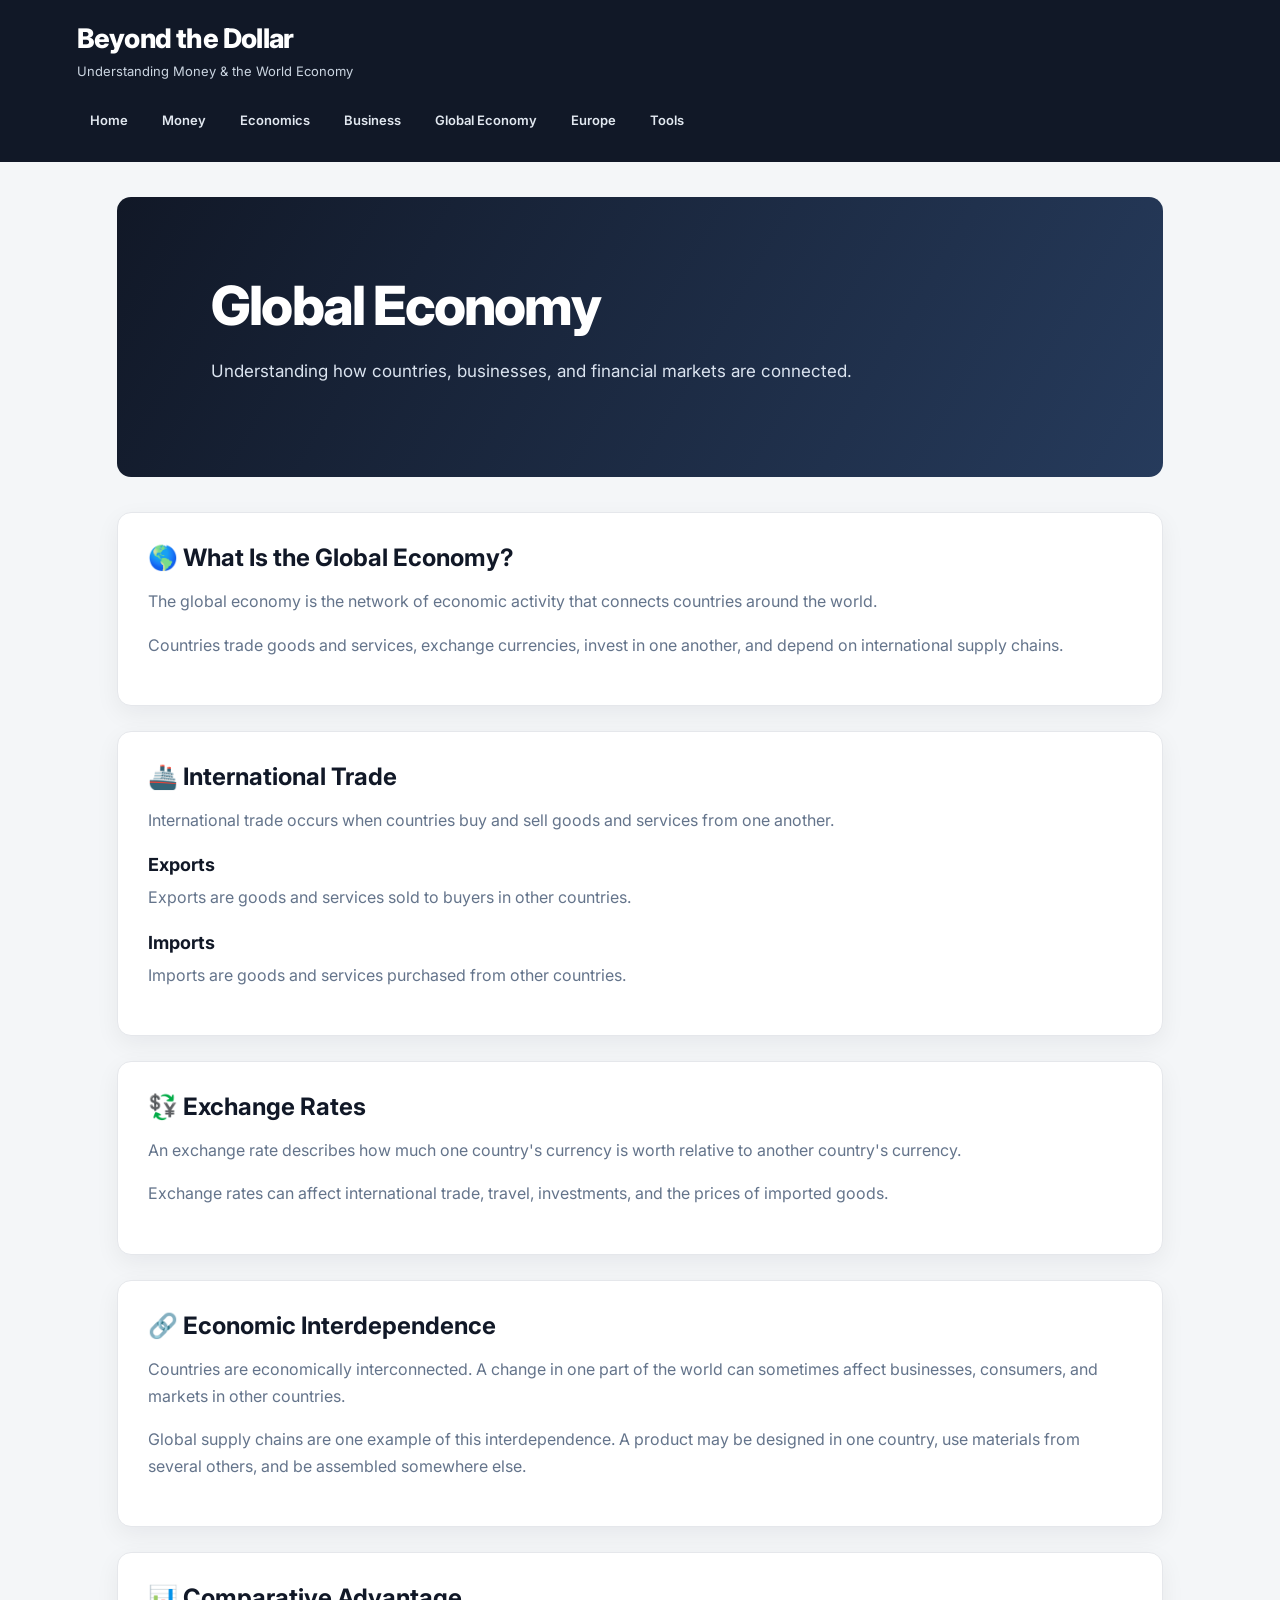
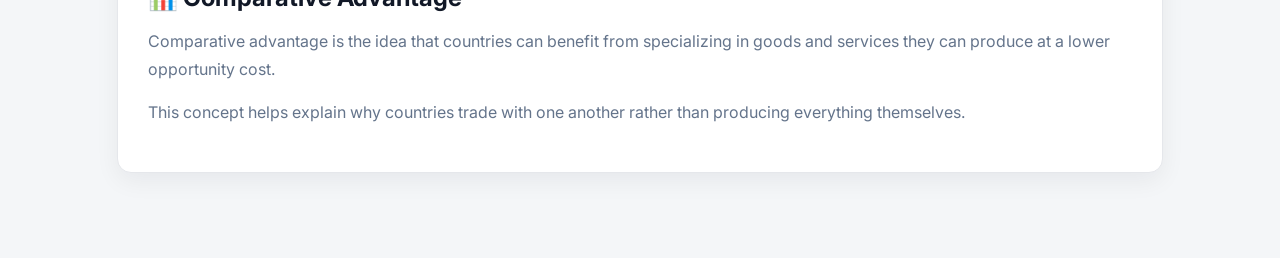
<file: global.html>
<!DOCTYPE html>
<html lang="en">

<head>
    <meta charset="UTF-8">
    <meta name="viewport" content="width=device-width, initial-scale=1.0">

    <title>Global Economy | Beyond the Dollar</title>

    <link rel="stylesheet" href="style.css">
</head>

<body>

    <header>
        <h1>Beyond the Dollar</h1>
        <p>Understanding Money & the World Economy</p>

        <nav>
    <a href="index.html">Home</a>
    <a href="money.html">Money</a>
    <a href="economics.html">Economics</a>
    <a href="business.html">Business</a>
    <a href="global.html">Global Economy</a>
    <a href="europe.html">Europe</a>
    <a href="tools.html">Tools</a>
</nav>
    </header>

    <main>

        <section class="hero">
            <h2>Global Economy</h2>

            <p>
                Understanding how countries, businesses, and
                financial markets are connected.
            </p>
        </section>

        <section class="card">
            <h2>🌎 What Is the Global Economy?</h2>

            <p>
                The global economy is the network of economic activity
                that connects countries around the world.
            </p>

            <p>
                Countries trade goods and services, exchange currencies,
                invest in one another, and depend on international supply
                chains.
            </p>
        </section>

        <section class="card">
            <h2>🚢 International Trade</h2>

            <p>
                International trade occurs when countries buy and sell
                goods and services from one another.
            </p>

            <h3>Exports</h3>

            <p>
                Exports are goods and services sold to buyers in other
                countries.
            </p>

            <h3>Imports</h3>

            <p>
                Imports are goods and services purchased from other
                countries.
            </p>
        </section>

        <section class="card">
            <h2>💱 Exchange Rates</h2>

            <p>
                An exchange rate describes how much one country's currency
                is worth relative to another country's currency.
            </p>

            <p>
                Exchange rates can affect international trade, travel,
                investments, and the prices of imported goods.
            </p>
        </section>

        <section class="card">
            <h2>🔗 Economic Interdependence</h2>

            <p>
                Countries are economically interconnected. A change in
                one part of the world can sometimes affect businesses,
                consumers, and markets in other countries.
            </p>

            <p>
                Global supply chains are one example of this
                interdependence. A product may be designed in one country,
                use materials from several others, and be assembled
                somewhere else.
            </p>
        </section>

        <section class="card">
            <h2>📊 Comparative Advantage</h2>

            <p>
                Comparative advantage is the idea that countries can
                benefit from specializing in goods and services they can
                produce at a lower opportunity cost.
            </p>

            <p>
                This concept helps explain why countries trade with one
                another rather than producing everything themselves.
            </p>
        </section>

    </main>

</body>
</html>
</file>
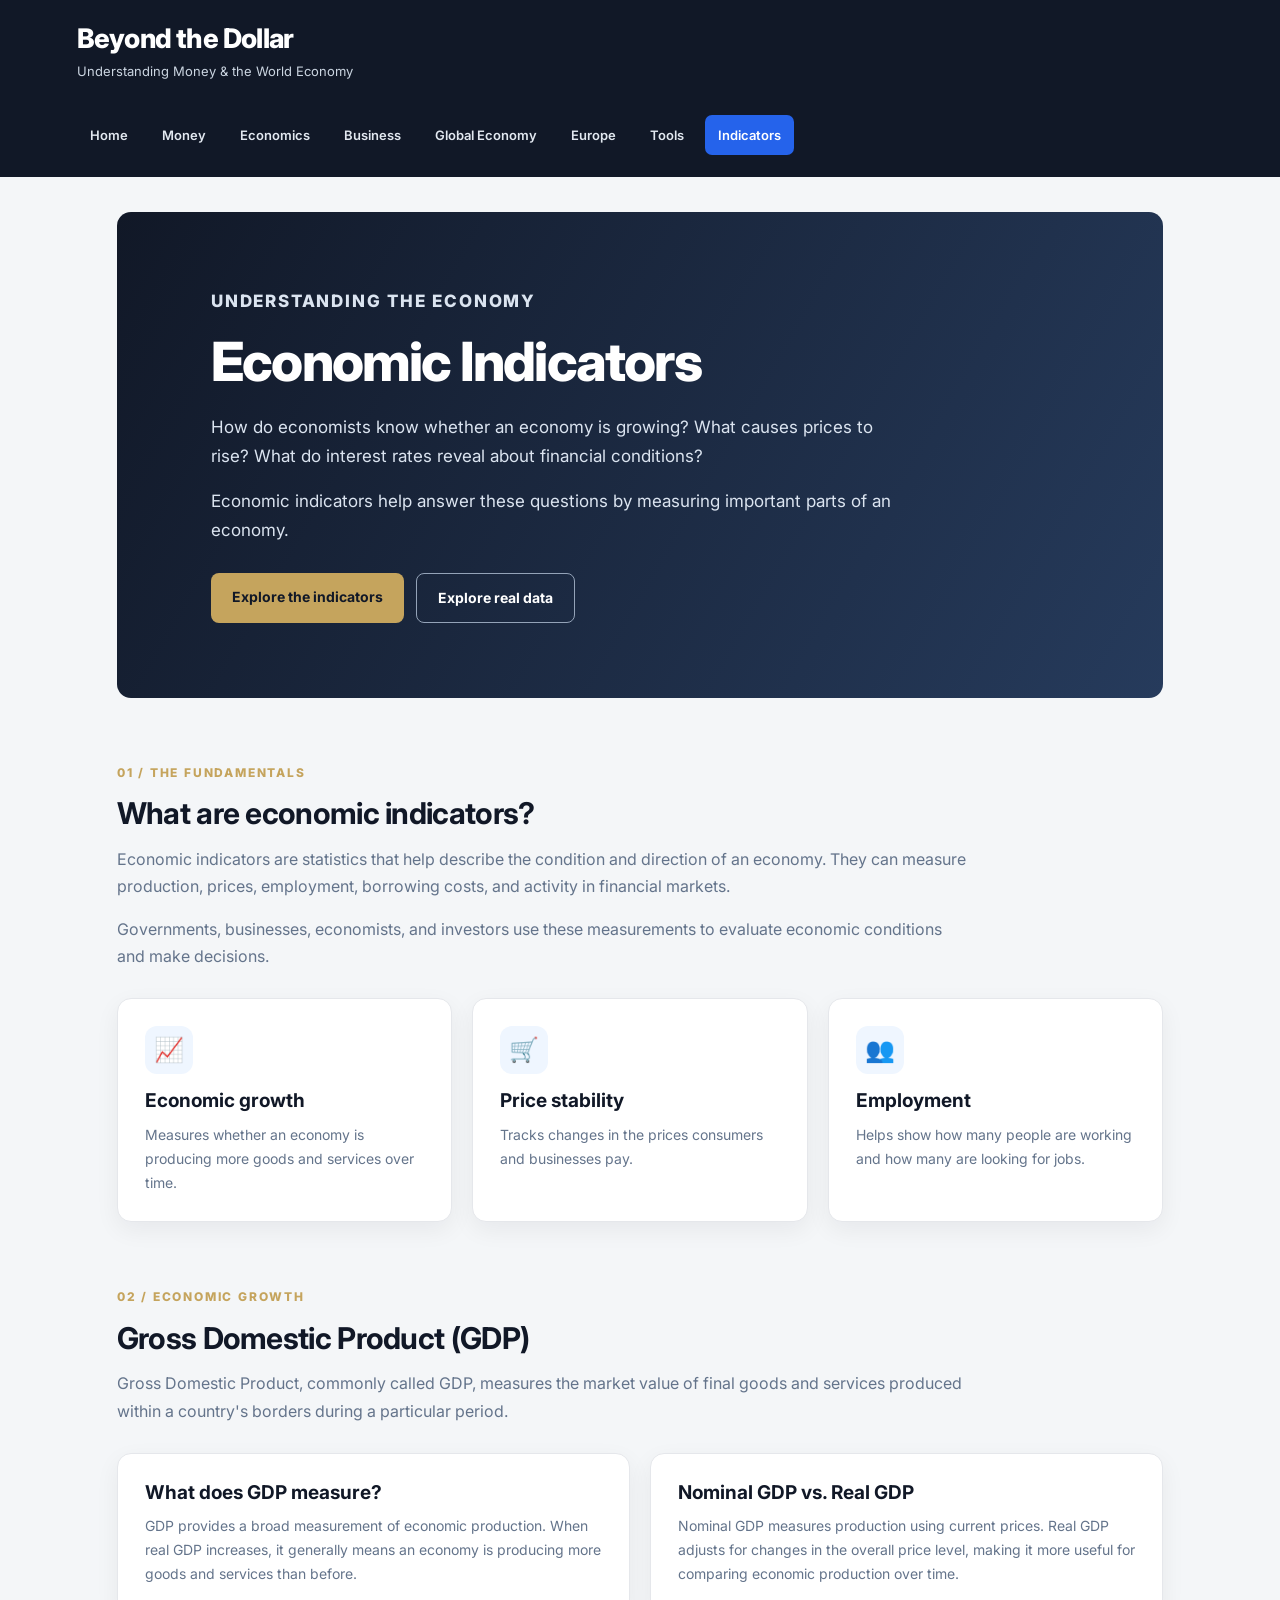
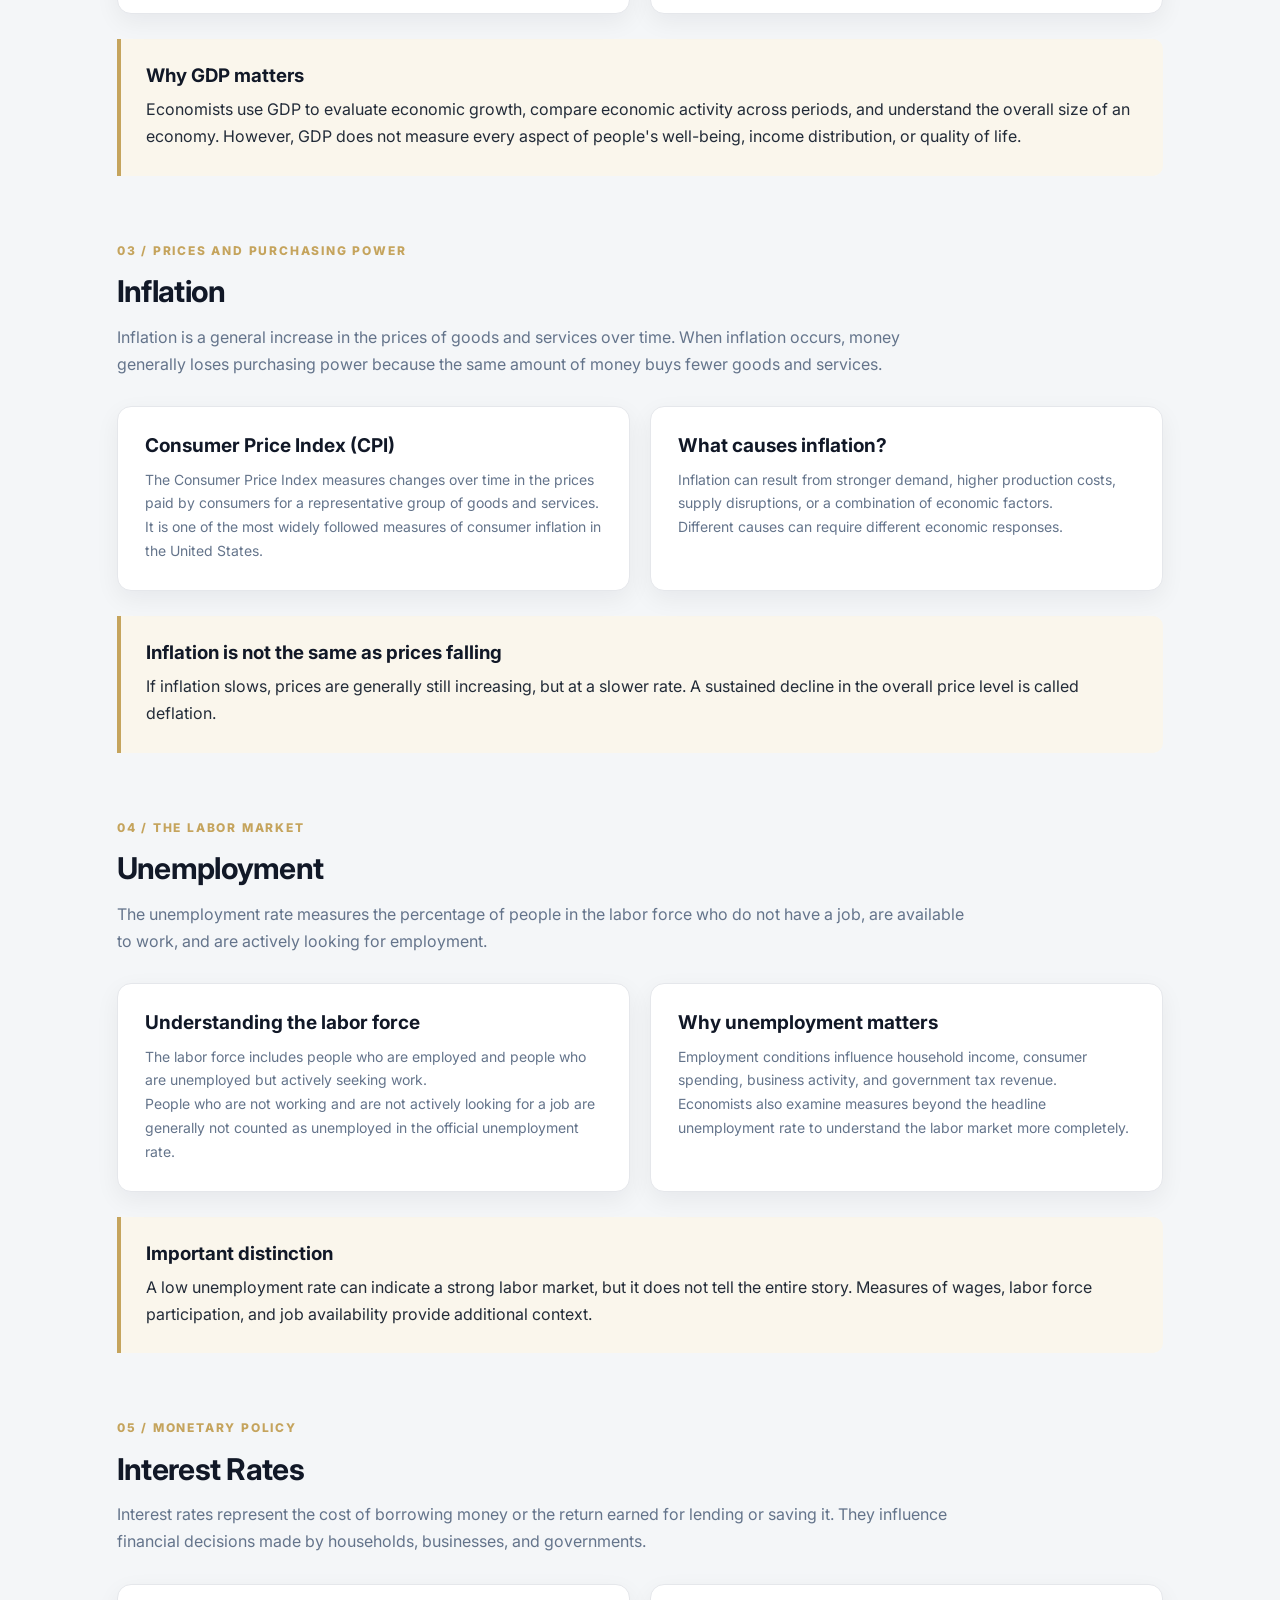
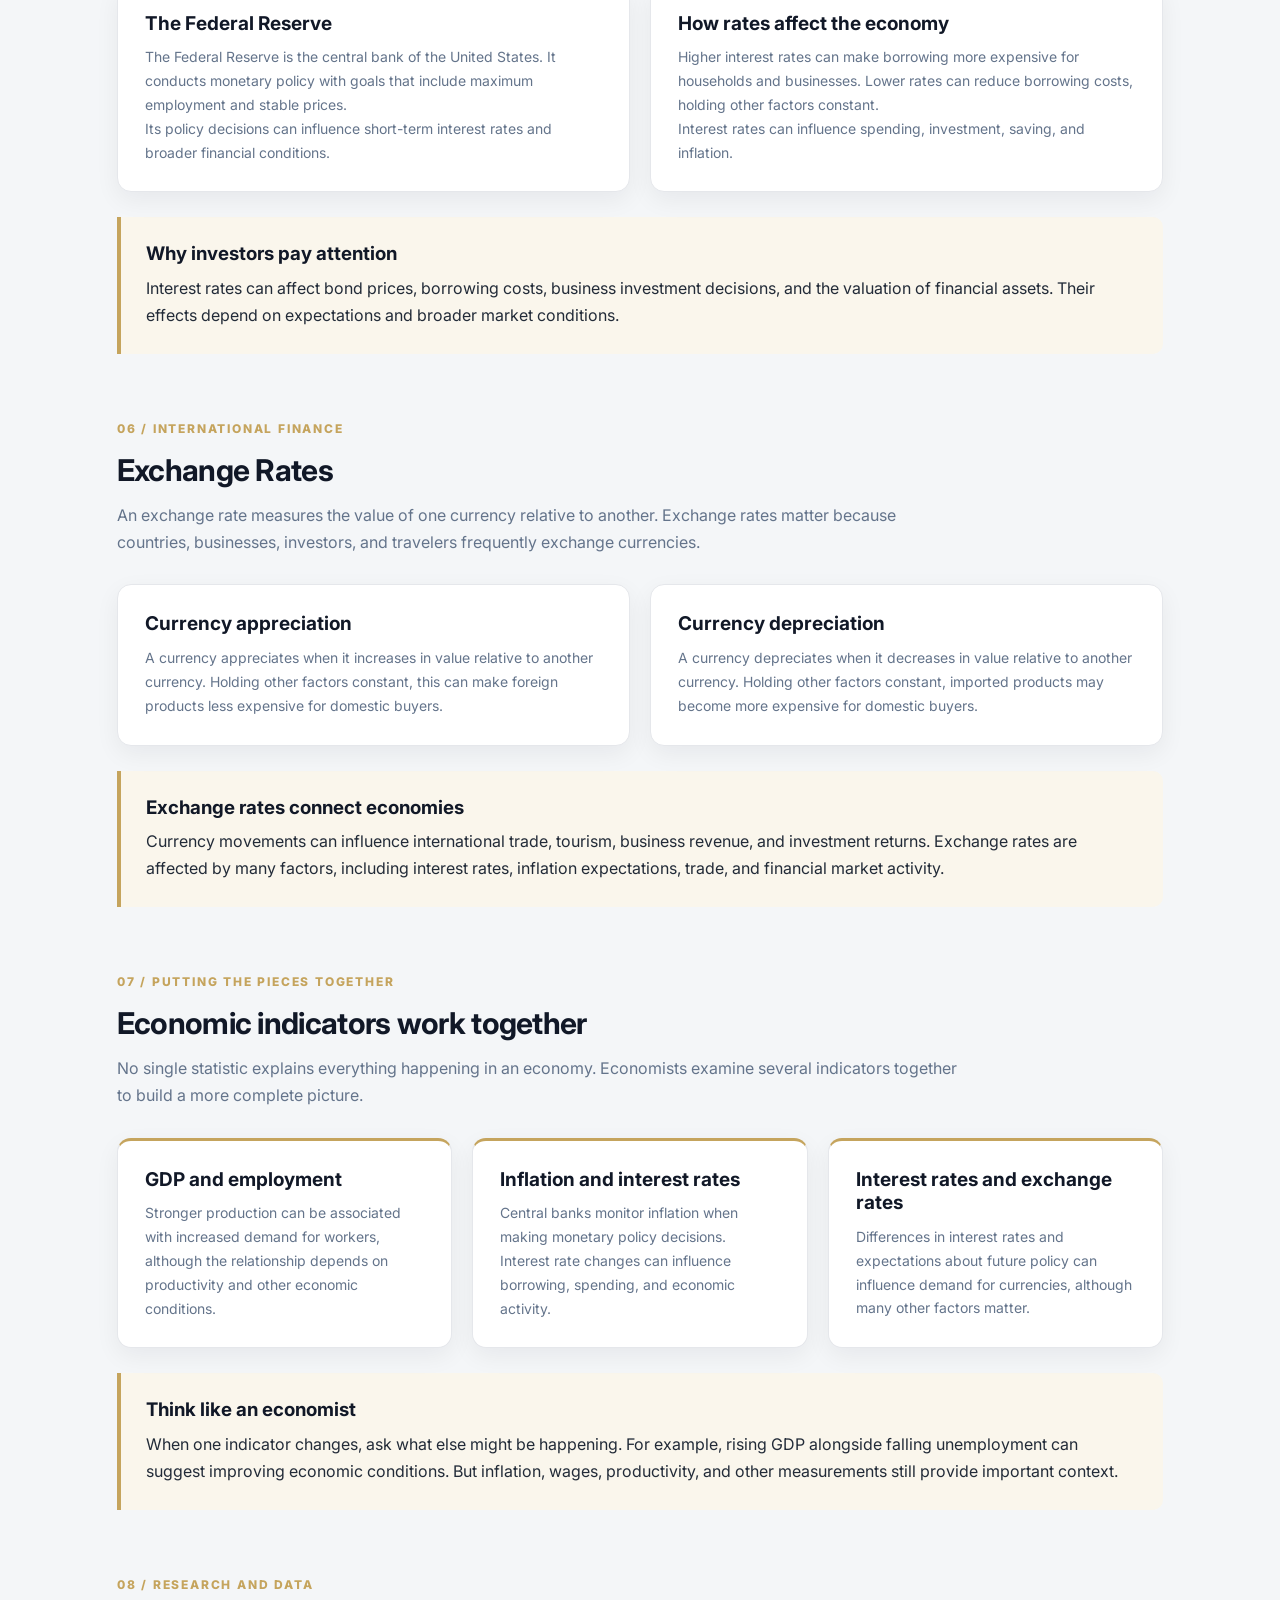
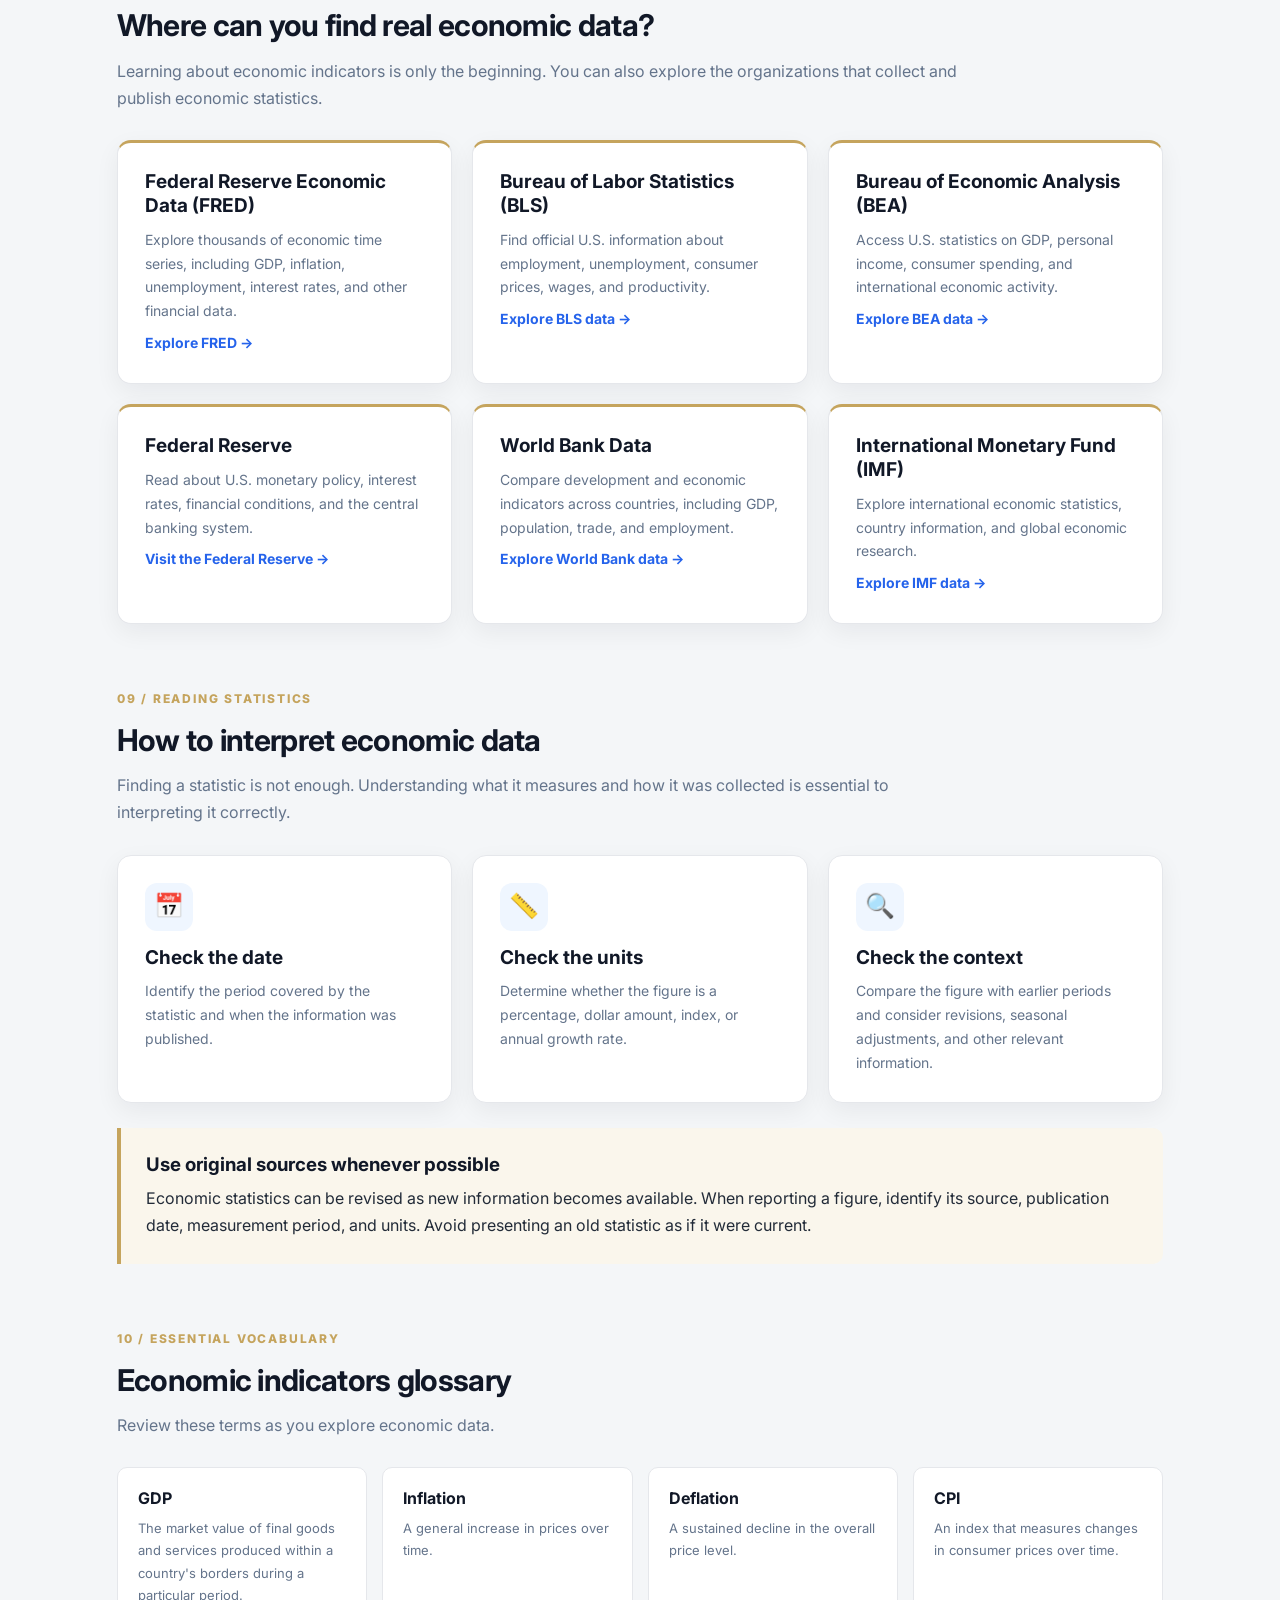
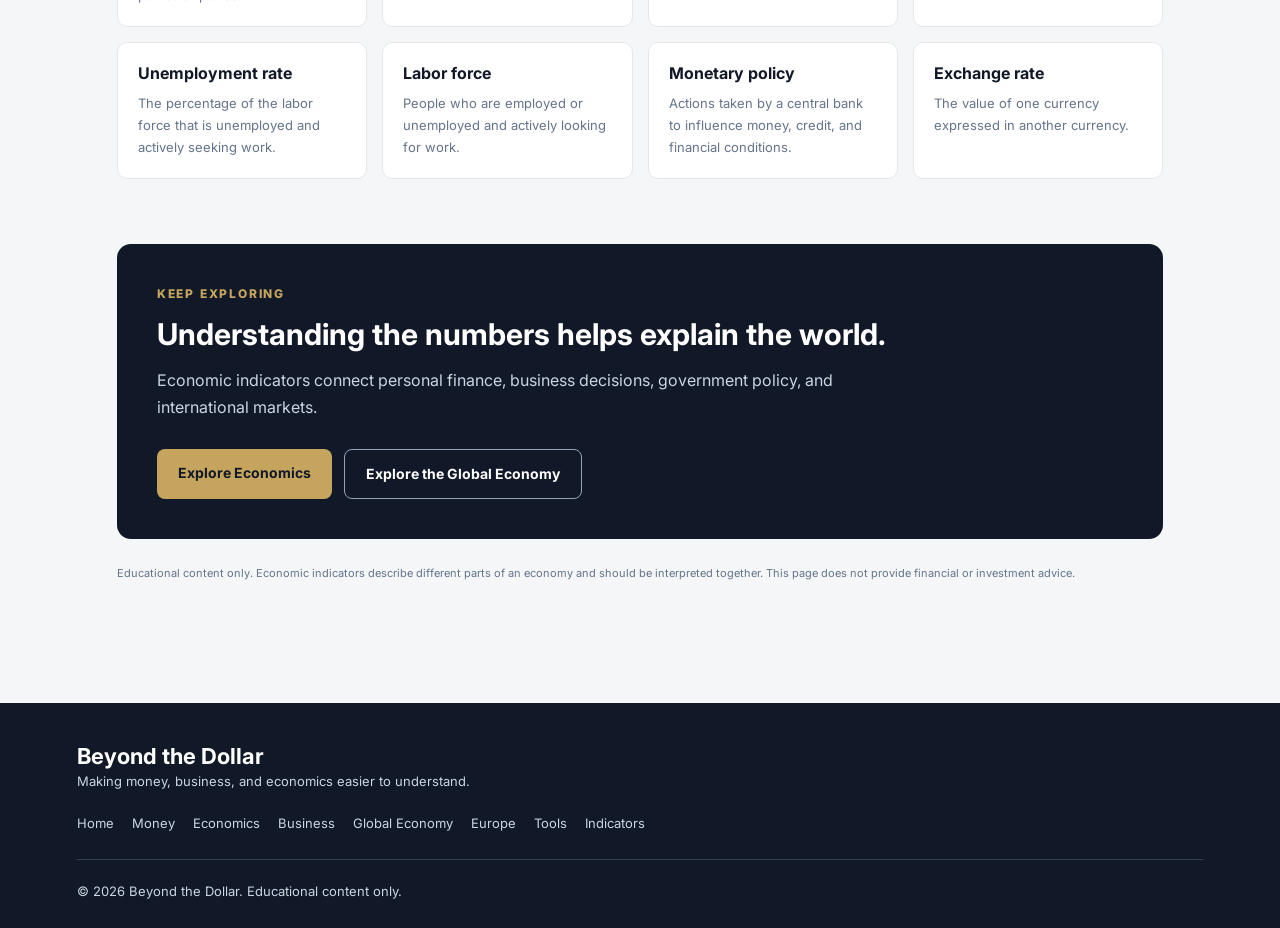
<file: indicators.html>
<!DOCTYPE html>
<html lang="en">
<head>
    <meta charset="UTF-8">
    <meta name="viewport" content="width=device-width, initial-scale=1.0">
    <meta name="description" content="Understand GDP, inflation, unemployment, interest rates, and exchange rates with Beyond the Dollar's guide to economic indicators.">
    <title>Economic Indicators | Beyond the Dollar</title>
    <link rel="stylesheet" href="style.css">
</head>

<body>

    <header class="site-header">
        <div class="header-content">
            <a class="brand" href="index.html">
                <h1>Beyond the Dollar</h1>
                <p>Understanding Money &amp; the World Economy</p>
            </a>

            <nav aria-label="Main navigation">
                <a href="index.html">Home</a>
                <a href="money.html">Money</a>
                <a href="economics.html">Economics</a>
                <a href="business.html">Business</a>
                <a href="global.html">Global Economy</a>
                <a href="europe.html">Europe</a>
                <a href="tools.html">Tools</a>
                <a class="active" href="indicators.html" aria-current="page">Indicators</a>
            </nav>
        </div>
    </header>

    <main>

        <!-- HERO -->

        <section class="hero">
            <div class="hero-content">
                <p class="eyebrow">Understanding the economy</p>
                <h2>Economic Indicators</h2>
                <p>
                    How do economists know whether an economy is growing?
                    What causes prices to rise? What do interest rates
                    reveal about financial conditions?
                </p>
                <p>
                    Economic indicators help answer these questions by
                    measuring important parts of an economy.
                </p>

                <div class="hero-actions">
                    <a class="primary-link" href="#indicators">Explore the indicators</a>
                    <a class="secondary-link" href="#data-sources">Explore real data</a>
                </div>
            </div>
        </section>


        <!-- INTRODUCTION -->

        <section class="global-intro" id="indicators">

            <div class="section-heading">
                <p class="eyebrow">01 / The fundamentals</p>
                <h2>What are economic indicators?</h2>
                <p>
                    Economic indicators are statistics that help describe
                    the condition and direction of an economy. They can
                    measure production, prices, employment, borrowing
                    costs, and activity in financial markets.
                </p>
                <p>
                    Governments, businesses, economists, and investors
                    use these measurements to evaluate economic conditions
                    and make decisions.
                </p>
            </div>

            <div class="global-overview-grid">

                <article class="global-overview-card">
                    <span class="global-icon" aria-hidden="true">📈</span>
                    <h3>Economic growth</h3>
                    <p>
                        Measures whether an economy is producing more
                        goods and services over time.
                    </p>
                </article>

                <article class="global-overview-card">
                    <span class="global-icon" aria-hidden="true">🛒</span>
                    <h3>Price stability</h3>
                    <p>
                        Tracks changes in the prices consumers and
                        businesses pay.
                    </p>
                </article>

                <article class="global-overview-card">
                    <span class="global-icon" aria-hidden="true">👥</span>
                    <h3>Employment</h3>
                    <p>
                        Helps show how many people are working
                        and how many are looking for jobs.
                    </p>
                </article>

            </div>

        </section>


        <!-- GDP -->

        <section class="global-section">

            <div class="section-heading">
                <p class="eyebrow">02 / Economic growth</p>
                <h2>Gross Domestic Product (GDP)</h2>
                <p>
                    Gross Domestic Product, commonly called GDP,
                    measures the market value of final goods and services
                    produced within a country's borders during a
                    particular period.
                </p>
            </div>

            <div class="global-two-column">

                <article class="global-concept-card">
                    <h3>What does GDP measure?</h3>
                    <p>
                        GDP provides a broad measurement of economic
                        production. When real GDP increases, it generally
                        means an economy is producing more goods and
                        services than before.
                    </p>
                </article>

                <article class="global-concept-card">
                    <h3>Nominal GDP vs. Real GDP</h3>
                    <p>
                        Nominal GDP measures production using current
                        prices. Real GDP adjusts for changes in the
                        overall price level, making it more useful for
                        comparing economic production over time.
                    </p>
                </article>

            </div>

            <div class="global-highlight">
                <h3>Why GDP matters</h3>
                <p>
                    Economists use GDP to evaluate economic growth,
                    compare economic activity across periods, and
                    understand the overall size of an economy.
                    However, GDP does not measure every aspect of
                    people's well-being, income distribution, or
                    quality of life.
                </p>
            </div>

        </section>


        <!-- INFLATION -->

        <section class="global-section">

            <div class="section-heading">
                <p class="eyebrow">03 / Prices and purchasing power</p>
                <h2>Inflation</h2>
                <p>
                    Inflation is a general increase in the prices of
                    goods and services over time. When inflation occurs,
                    money generally loses purchasing power because
                    the same amount of money buys fewer goods and services.
                </p>
            </div>

            <div class="global-two-column">

                <article class="global-concept-card">
                    <h3>Consumer Price Index (CPI)</h3>
                    <p>
                        The Consumer Price Index measures changes over
                        time in the prices paid by consumers for a
                        representative group of goods and services.
                    </p>
                    <p>
                        It is one of the most widely followed measures
                        of consumer inflation in the United States.
                    </p>
                </article>

                <article class="global-concept-card">
                    <h3>What causes inflation?</h3>
                    <p>
                        Inflation can result from stronger demand,
                        higher production costs, supply disruptions,
                        or a combination of economic factors.
                    </p>
                    <p>
                        Different causes can require different
                        economic responses.
                    </p>
                </article>

            </div>

            <div class="global-highlight">
                <h3>Inflation is not the same as prices falling</h3>
                <p>
                    If inflation slows, prices are generally still
                    increasing, but at a slower rate. A sustained
                    decline in the overall price level is called
                    deflation.
                </p>
            </div>

        </section>


        <!-- UNEMPLOYMENT -->

        <section class="global-section">

            <div class="section-heading">
                <p class="eyebrow">04 / The labor market</p>
                <h2>Unemployment</h2>
                <p>
                    The unemployment rate measures the percentage
                    of people in the labor force who do not have a job,
                    are available to work, and are actively looking
                    for employment.
                </p>
            </div>

            <div class="global-two-column">

                <article class="global-concept-card">
                    <h3>Understanding the labor force</h3>
                    <p>
                        The labor force includes people who are employed
                        and people who are unemployed but actively
                        seeking work.
                    </p>
                    <p>
                        People who are not working and are not actively
                        looking for a job are generally not counted
                        as unemployed in the official unemployment rate.
                    </p>
                </article>

                <article class="global-concept-card">
                    <h3>Why unemployment matters</h3>
                    <p>
                        Employment conditions influence household income,
                        consumer spending, business activity, and
                        government tax revenue.
                    </p>
                    <p>
                        Economists also examine measures beyond the
                        headline unemployment rate to understand
                        the labor market more completely.
                    </p>
                </article>

            </div>

            <div class="global-highlight">
                <h3>Important distinction</h3>
                <p>
                    A low unemployment rate can indicate a strong
                    labor market, but it does not tell the entire story.
                    Measures of wages, labor force participation,
                    and job availability provide additional context.
                </p>
            </div>

        </section>


        <!-- INTEREST RATES -->

        <section class="global-section">

            <div class="section-heading">
                <p class="eyebrow">05 / Monetary policy</p>
                <h2>Interest Rates</h2>
                <p>
                    Interest rates represent the cost of borrowing
                    money or the return earned for lending or saving it.
                    They influence financial decisions made by
                    households, businesses, and governments.
                </p>
            </div>

            <div class="global-two-column">

                <article class="global-concept-card">
                    <h3>The Federal Reserve</h3>
                    <p>
                        The Federal Reserve is the central bank of
                        the United States. It conducts monetary policy
                        with goals that include maximum employment
                        and stable prices.
                    </p>
                    <p>
                        Its policy decisions can influence short-term
                        interest rates and broader financial conditions.
                    </p>
                </article>

                <article class="global-concept-card">
                    <h3>How rates affect the economy</h3>
                    <p>
                        Higher interest rates can make borrowing
                        more expensive for households and businesses.
                        Lower rates can reduce borrowing costs,
                        holding other factors constant.
                    </p>
                    <p>
                        Interest rates can influence spending,
                        investment, saving, and inflation.
                    </p>
                </article>

            </div>

            <div class="global-highlight">
                <h3>Why investors pay attention</h3>
                <p>
                    Interest rates can affect bond prices, borrowing
                    costs, business investment decisions, and the
                    valuation of financial assets. Their effects
                    depend on expectations and broader market conditions.
                </p>
            </div>

        </section>


        <!-- EXCHANGE RATES -->

        <section class="global-section">

            <div class="section-heading">
                <p class="eyebrow">06 / International finance</p>
                <h2>Exchange Rates</h2>
                <p>
                    An exchange rate measures the value of one currency
                    relative to another. Exchange rates matter because
                    countries, businesses, investors, and travelers
                    frequently exchange currencies.
                </p>
            </div>

            <div class="global-two-column">

                <article class="global-concept-card">
                    <h3>Currency appreciation</h3>
                    <p>
                        A currency appreciates when it increases
                        in value relative to another currency.
                        Holding other factors constant, this can make
                        foreign products less expensive for domestic
                        buyers.
                    </p>
                </article>

                <article class="global-concept-card">
                    <h3>Currency depreciation</h3>
                    <p>
                        A currency depreciates when it decreases
                        in value relative to another currency.
                        Holding other factors constant, imported
                        products may become more expensive for
                        domestic buyers.
                    </p>
                </article>

            </div>

            <div class="global-highlight">
                <h3>Exchange rates connect economies</h3>
                <p>
                    Currency movements can influence international
                    trade, tourism, business revenue, and investment
                    returns. Exchange rates are affected by many
                    factors, including interest rates, inflation
                    expectations, trade, and financial market activity.
                </p>
            </div>

        </section>


        <!-- HOW INDICATORS WORK TOGETHER -->

        <section class="global-section">

            <div class="section-heading">
                <p class="eyebrow">07 / Putting the pieces together</p>
                <h2>Economic indicators work together</h2>
                <p>
                    No single statistic explains everything happening
                    in an economy. Economists examine several indicators
                    together to build a more complete picture.
                </p>
            </div>

            <div class="global-institution-grid">

                <article class="global-institution-card">
                    <h3>GDP and employment</h3>
                    <p>
                        Stronger production can be associated with
                        increased demand for workers, although the
                        relationship depends on productivity and
                        other economic conditions.
                    </p>
                </article>

                <article class="global-institution-card">
                    <h3>Inflation and interest rates</h3>
                    <p>
                        Central banks monitor inflation when making
                        monetary policy decisions. Interest rate
                        changes can influence borrowing, spending,
                        and economic activity.
                    </p>
                </article>

                <article class="global-institution-card">
                    <h3>Interest rates and exchange rates</h3>
                    <p>
                        Differences in interest rates and expectations
                        about future policy can influence demand for
                        currencies, although many other factors matter.
                    </p>
                </article>

            </div>

            <div class="global-highlight">
                <h3>Think like an economist</h3>
                <p>
                    When one indicator changes, ask what else might
                    be happening. For example, rising GDP alongside
                    falling unemployment can suggest improving
                    economic conditions. But inflation, wages,
                    productivity, and other measurements still
                    provide important context.
                </p>
            </div>

        </section>


        <!-- DATA SOURCES -->

        <section class="global-section" id="data-sources">

            <div class="section-heading">
                <p class="eyebrow">08 / Research and data</p>
                <h2>Where can you find real economic data?</h2>
                <p>
                    Learning about economic indicators is only the
                    beginning. You can also explore the organizations
                    that collect and publish economic statistics.
                </p>
            </div>

            <div class="global-institution-grid">

                <article class="global-institution-card">
                    <h3>Federal Reserve Economic Data (FRED)</h3>
                    <p>
                        Explore thousands of economic time series,
                        including GDP, inflation, unemployment,
                        interest rates, and other financial data.
                    </p>
                    <a class="card-link"
                       href="https://fred.stlouisfed.org/"
                       target="_blank"
                       rel="noopener noreferrer">
                        Explore FRED →
                    </a>
                </article>

                <article class="global-institution-card">
                    <h3>Bureau of Labor Statistics (BLS)</h3>
                    <p>
                        Find official U.S. information about
                        employment, unemployment, consumer prices,
                        wages, and productivity.
                    </p>
                    <a class="card-link"
                       href="https://www.bls.gov/data/"
                       target="_blank"
                       rel="noopener noreferrer">
                        Explore BLS data →
                    </a>
                </article>

                <article class="global-institution-card">
                    <h3>Bureau of Economic Analysis (BEA)</h3>
                    <p>
                        Access U.S. statistics on GDP, personal
                        income, consumer spending, and international
                        economic activity.
                    </p>
                    <a class="card-link"
                       href="https://www.bea.gov/data"
                       target="_blank"
                       rel="noopener noreferrer">
                        Explore BEA data →
                    </a>
                </article>

                <article class="global-institution-card">
                    <h3>Federal Reserve</h3>
                    <p>
                        Read about U.S. monetary policy, interest
                        rates, financial conditions, and the
                        central banking system.
                    </p>
                    <a class="card-link"
                       href="https://www.federalreserve.gov/"
                       target="_blank"
                       rel="noopener noreferrer">
                        Visit the Federal Reserve →
                    </a>
                </article>

                <article class="global-institution-card">
                    <h3>World Bank Data</h3>
                    <p>
                        Compare development and economic indicators
                        across countries, including GDP, population,
                        trade, and employment.
                    </p>
                    <a class="card-link"
                       href="https://data.worldbank.org/"
                       target="_blank"
                       rel="noopener noreferrer">
                        Explore World Bank data →
                    </a>
                </article>

                <article class="global-institution-card">
                    <h3>International Monetary Fund (IMF)</h3>
                    <p>
                        Explore international economic statistics,
                        country information, and global economic
                        research.
                    </p>
                    <a class="card-link"
                       href="https://data.imf.org/en"
                       target="_blank"
                       rel="noopener noreferrer">
                        Explore IMF data →
                    </a>
                </article>

            </div>

        </section>


        <!-- HOW TO READ DATA -->

        <section class="global-section">

            <div class="section-heading">
                <p class="eyebrow">09 / Reading statistics</p>
                <h2>How to interpret economic data</h2>
                <p>
                    Finding a statistic is not enough. Understanding
                    what it measures and how it was collected is
                    essential to interpreting it correctly.
                </p>
            </div>

            <div class="global-overview-grid">

                <article class="global-overview-card">
                    <span class="global-icon" aria-hidden="true">📅</span>
                    <h3>Check the date</h3>
                    <p>
                        Identify the period covered by the statistic
                        and when the information was published.
                    </p>
                </article>

                <article class="global-overview-card">
                    <span class="global-icon" aria-hidden="true">📏</span>
                    <h3>Check the units</h3>
                    <p>
                        Determine whether the figure is a percentage,
                        dollar amount, index, or annual growth rate.
                    </p>
                </article>

                <article class="global-overview-card">
                    <span class="global-icon" aria-hidden="true">🔍</span>
                    <h3>Check the context</h3>
                    <p>
                        Compare the figure with earlier periods
                        and consider revisions, seasonal adjustments,
                        and other relevant information.
                    </p>
                </article>

            </div>

            <div class="global-highlight">
                <h3>Use original sources whenever possible</h3>
                <p>
                    Economic statistics can be revised as new
                    information becomes available. When reporting
                    a figure, identify its source, publication date,
                    measurement period, and units. Avoid presenting
                    an old statistic as if it were current.
                </p>
            </div>

        </section>


        <!-- GLOSSARY -->

        <section class="global-section" id="indicators-glossary">

            <div class="section-heading">
                <p class="eyebrow">10 / Essential vocabulary</p>
                <h2>Economic indicators glossary</h2>
                <p>
                    Review these terms as you explore economic data.
                </p>
            </div>

            <div class="global-glossary-grid">

                <article class="global-glossary-item">
                    <h3>GDP</h3>
                    <p>
                        The market value of final goods and services
                        produced within a country's borders during
                        a particular period.
                    </p>
                </article>

                <article class="global-glossary-item">
                    <h3>Inflation</h3>
                    <p>
                        A general increase in prices over time.
                    </p>
                </article>

                <article class="global-glossary-item">
                    <h3>Deflation</h3>
                    <p>
                        A sustained decline in the overall price level.
                    </p>
                </article>

                <article class="global-glossary-item">
                    <h3>CPI</h3>
                    <p>
                        An index that measures changes in consumer
                        prices over time.
                    </p>
                </article>

                <article class="global-glossary-item">
                    <h3>Unemployment rate</h3>
                    <p>
                        The percentage of the labor force that is
                        unemployed and actively seeking work.
                    </p>
                </article>

                <article class="global-glossary-item">
                    <h3>Labor force</h3>
                    <p>
                        People who are employed or unemployed
                        and actively looking for work.
                    </p>
                </article>

                <article class="global-glossary-item">
                    <h3>Monetary policy</h3>
                    <p>
                        Actions taken by a central bank to influence
                        money, credit, and financial conditions.
                    </p>
                </article>

                <article class="global-glossary-item">
                    <h3>Exchange rate</h3>
                    <p>
                        The value of one currency expressed in
                        another currency.
                    </p>
                </article>

            </div>

        </section>


        <!-- NEXT STEPS -->

        <section class="global-next-steps">

            <p class="eyebrow">Keep exploring</p>

            <h2>Understanding the numbers helps explain the world.</h2>

            <p>
                Economic indicators connect personal finance,
                business decisions, government policy, and
                international markets.
            </p>

            <div class="hero-actions">
                <a class="primary-link" href="economics.html">
                    Explore Economics
                </a>

                <a class="secondary-link" href="global.html">
                    Explore the Global Economy
                </a>
            </div>

        </section>

        <p class="simulator-disclaimer">
            Educational content only. Economic indicators describe
            different parts of an economy and should be interpreted
            together. This page does not provide financial or
            investment advice.
        </p>

    </main>


    <footer class="site-footer">
        <div>
            <h2>Beyond the Dollar</h2>
            <p>Making money, business, and economics easier to understand.</p>

            <div class="footer-links">
                <a href="index.html">Home</a>
                <a href="money.html">Money</a>
                <a href="economics.html">Economics</a>
                <a href="business.html">Business</a>
                <a href="global.html">Global Economy</a>
                <a href="europe.html">Europe</a>
                <a href="tools.html">Tools</a>
                <a href="indicators.html">Indicators</a>
            </div>

            <p class="copyright">
                © 2026 Beyond the Dollar. Educational content only.
            </p>
        </div>
    </footer>

</body>
</html>
</file>
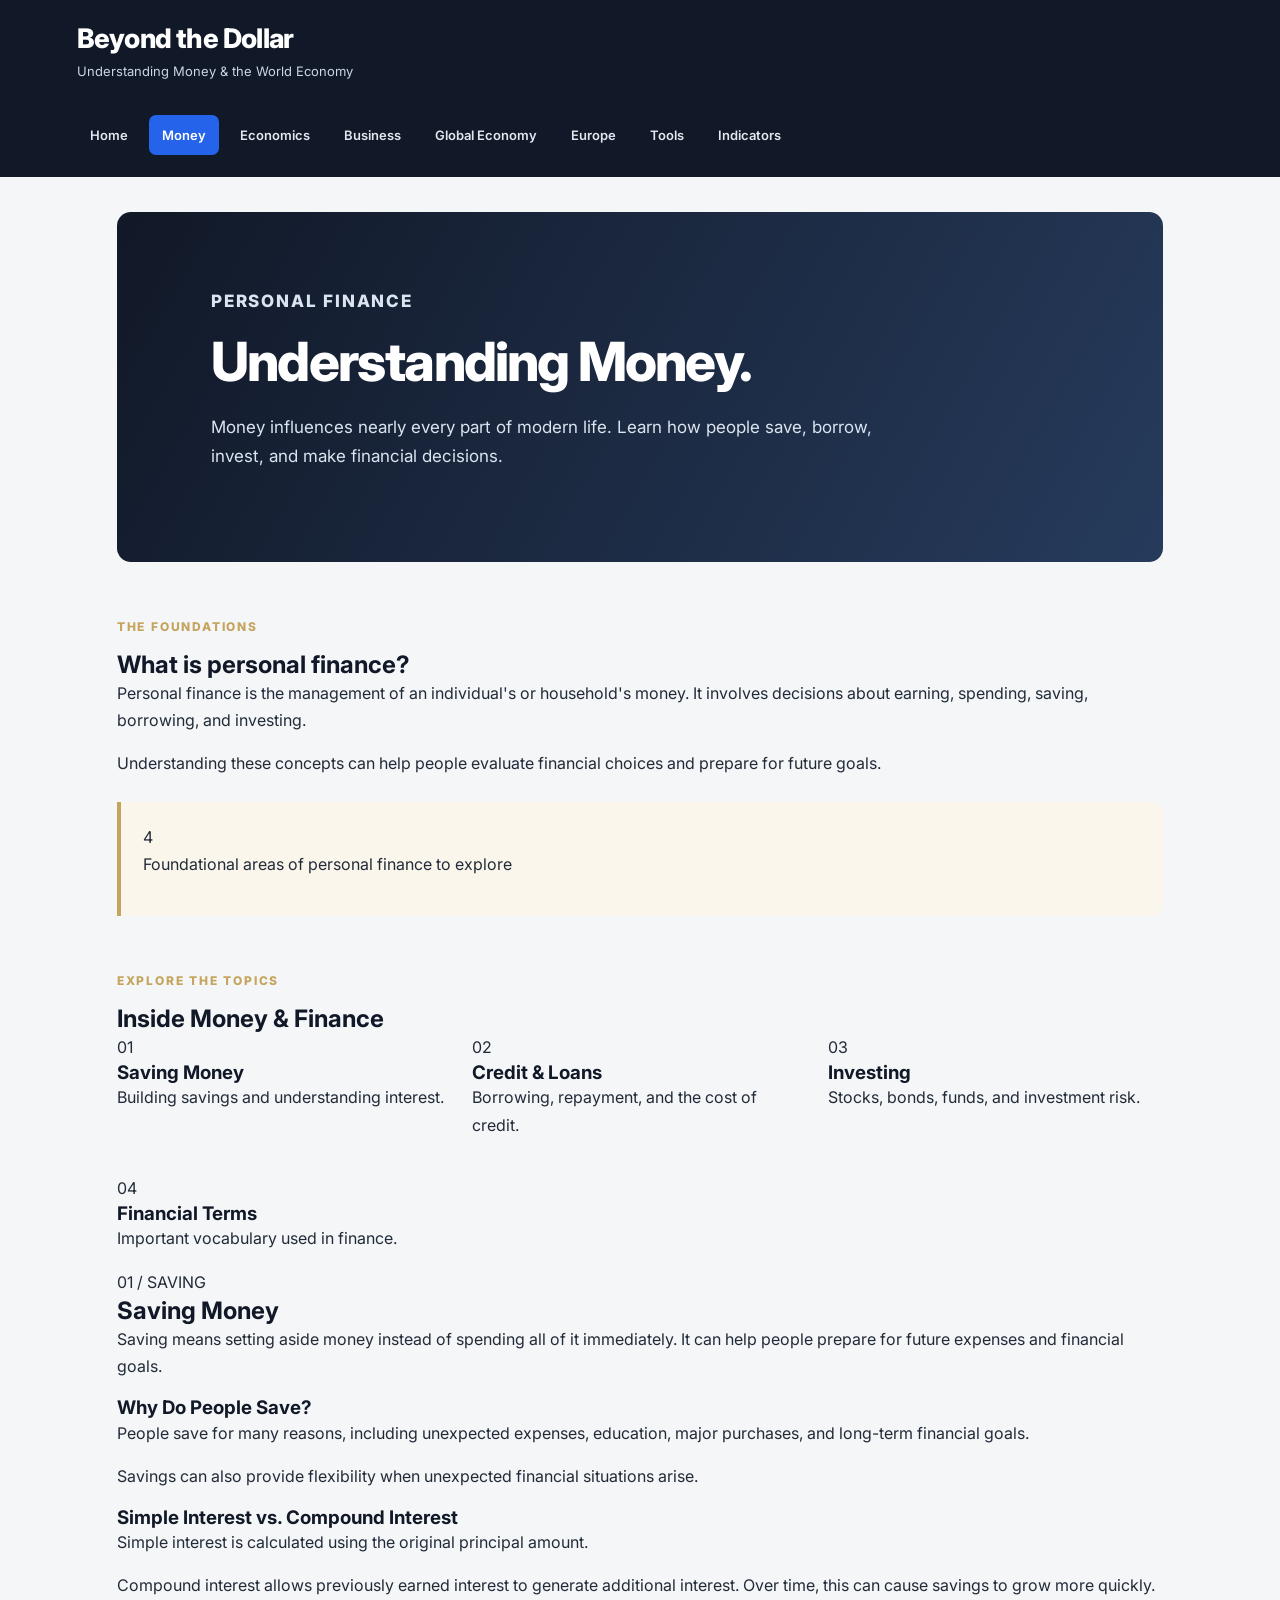
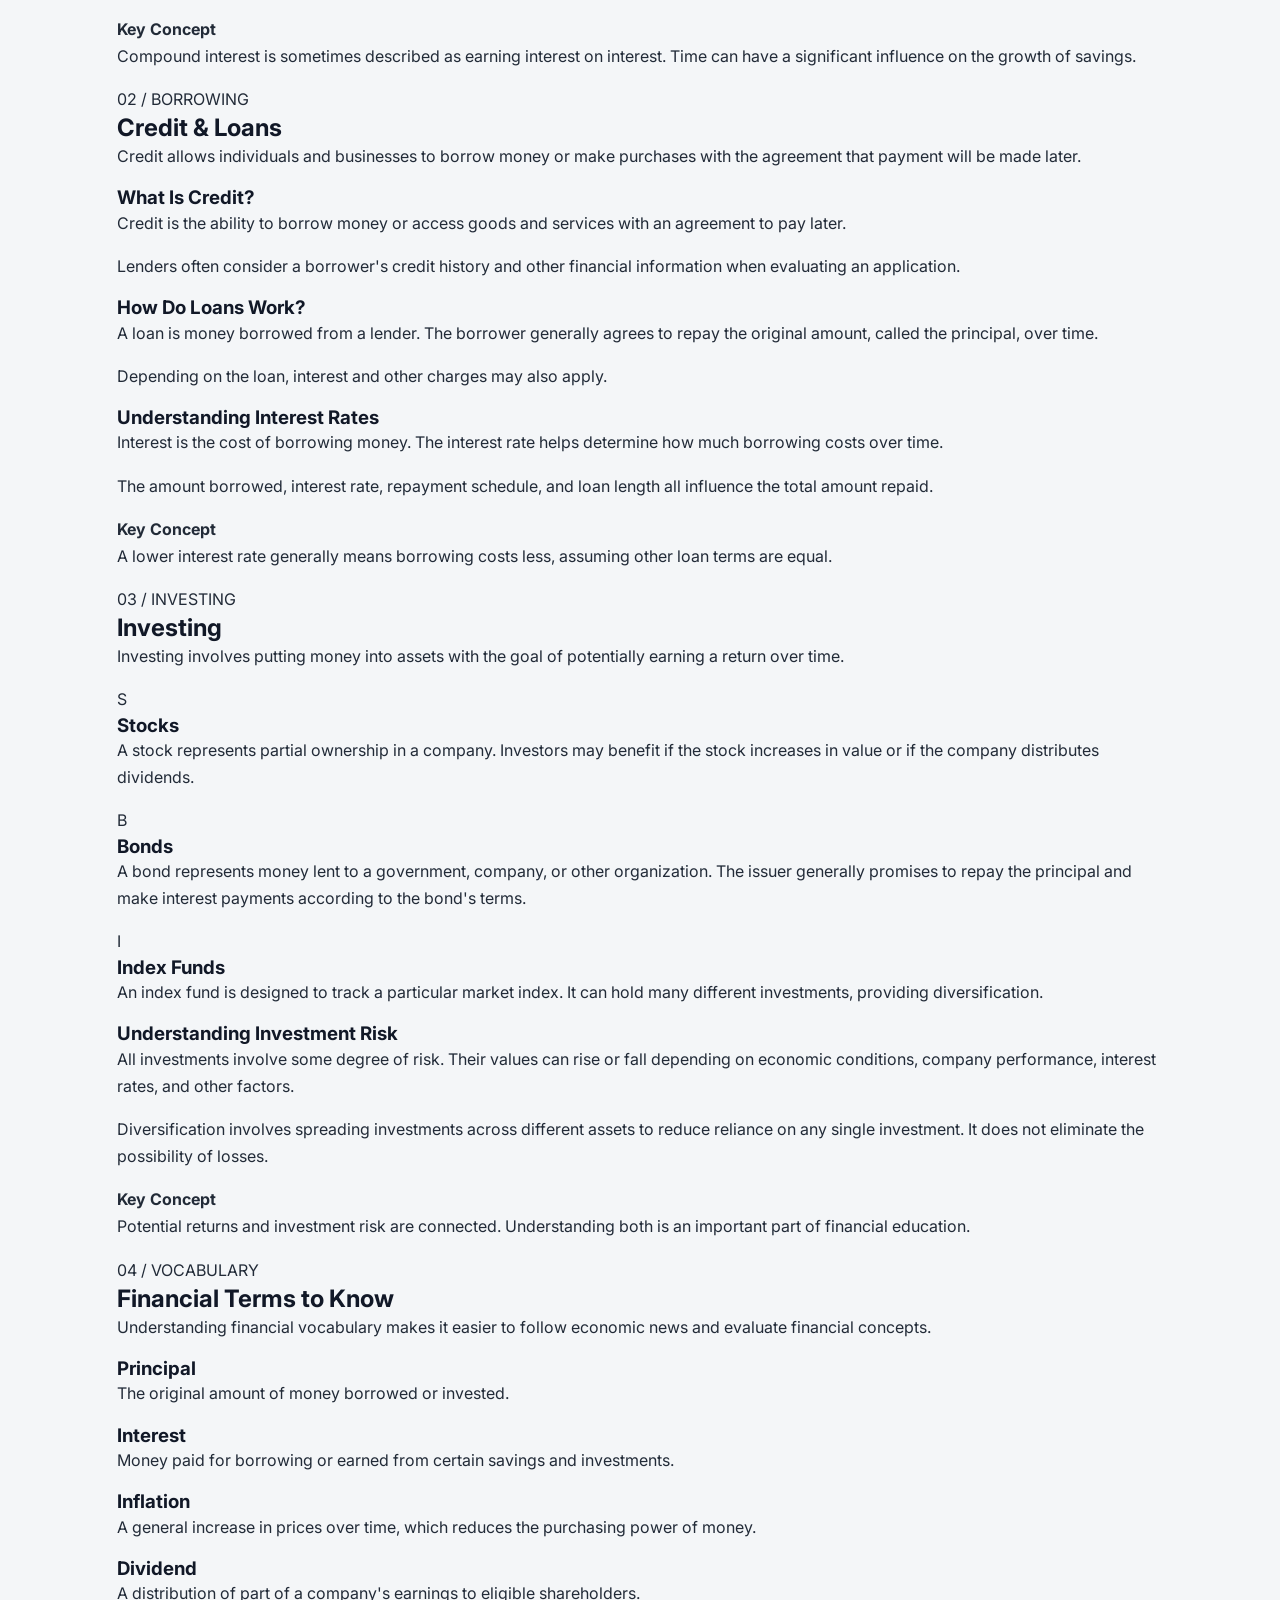
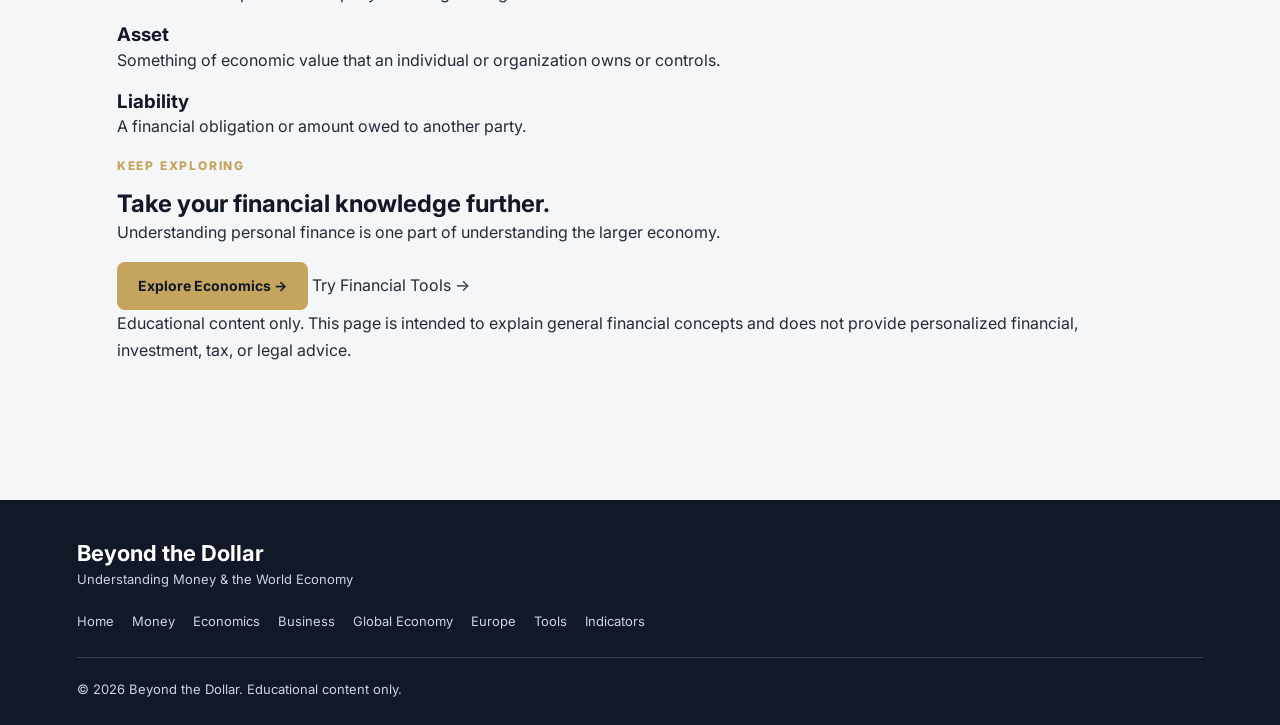
<file: money.html>
<!DOCTYPE html>
<html lang="en">

<head>
    <meta charset="UTF-8">
    <meta name="viewport" content="width=device-width, initial-scale=1.0">

    <meta name="description" content="Learn about personal finance, saving, credit, loans, and investing with Beyond the Dollar.">

    <title>Money & Finance | Beyond the Dollar</title>

    <link rel="stylesheet" href="style.css">
</head>

<body>

    <!-- HEADER -->

    <header>
        <div class="header-content">

            <div class="brand">
                <h2>Beyond the Dollar</h2>
                <p>Understanding Money & the World Economy</p>
            </div>

            <nav>
                <a href="index.html">Home</a>
                <a href="money.html" class="active">Money</a>
                <a href="economics.html">Economics</a>
                <a href="business.html">Business</a>
                <a href="global.html">Global Economy</a>
                <a href="europe.html">Europe</a>
                <a href="tools.html">Tools</a>
                <a href="indicators.html">Indicators</a>
            </nav>

        </div>
    </header>

    <main class="money-page">

        <!-- INTRODUCTION -->

        <section class="hero money-hero">

            <p class="eyebrow">PERSONAL FINANCE</p>

            <h2>Understanding Money.</h2>

            <p>
                Money influences nearly every part of modern life.
                Learn how people save, borrow, invest, and make
                financial decisions.
            </p>

        </section>

        <!-- INTRODUCTION TO FINANCE -->

        <section class="money-intro">

            <div>
                <p class="eyebrow">THE FOUNDATIONS</p>

                <h2>What is personal finance?</h2>

                <p>
                    Personal finance is the management of an individual's
                    or household's money. It involves decisions about
                    earning, spending, saving, borrowing, and investing.
                </p>

                <p>
                    Understanding these concepts can help people evaluate
                    financial choices and prepare for future goals.
                </p>
            </div>

            <div class="money-highlight">
                <span class="highlight-number">4</span>
                <p>Foundational areas of personal finance to explore</p>
            </div>

        </section>

        <!-- CONTENTS -->

        <section class="money-contents">

            <p class="eyebrow">EXPLORE THE TOPICS</p>

            <h2>Inside Money & Finance</h2>

            <div class="money-topic-grid">

                <a href="#saving" class="money-topic-link">
                    <span>01</span>
                    <h3>Saving Money</h3>
                    <p>Building savings and understanding interest.</p>
                </a>

                <a href="#credit" class="money-topic-link">
                    <span>02</span>
                    <h3>Credit & Loans</h3>
                    <p>Borrowing, repayment, and the cost of credit.</p>
                </a>

                <a href="#investing" class="money-topic-link">
                    <span>03</span>
                    <h3>Investing</h3>
                    <p>Stocks, bonds, funds, and investment risk.</p>
                </a>

                <a href="#terminology" class="money-topic-link">
                    <span>04</span>
                    <h3>Financial Terms</h3>
                    <p>Important vocabulary used in finance.</p>
                </a>

            </div>

        </section>

        <!-- SAVING MONEY -->

        <section class="money-article" id="saving">

            <div class="article-number">01 / SAVING</div>

            <h2>Saving Money</h2>

            <p class="article-lead">
                Saving means setting aside money instead of spending
                all of it immediately. It can help people prepare
                for future expenses and financial goals.
            </p>

            <div class="article-content">

                <div>
                    <h3>Why Do People Save?</h3>

                    <p>
                        People save for many reasons, including unexpected
                        expenses, education, major purchases, and
                        long-term financial goals.
                    </p>

                    <p>
                        Savings can also provide flexibility when
                        unexpected financial situations arise.
                    </p>
                </div>

                <div>
                    <h3>Simple Interest vs. Compound Interest</h3>

                    <p>
                        Simple interest is calculated using the original
                        principal amount.
                    </p>

                    <p>
                        Compound interest allows previously earned
                        interest to generate additional interest.
                        Over time, this can cause savings to grow
                        more quickly.
                    </p>
                </div>

            </div>

            <div class="money-fact">
                <strong>Key Concept</strong>

                <p>
                    Compound interest is sometimes described as
                    earning interest on interest. Time can have a
                    significant influence on the growth of savings.
                </p>
            </div>

        </section>

        <!-- CREDIT AND LOANS -->

        <section class="money-article" id="credit">

            <div class="article-number">02 / BORROWING</div>

            <h2>Credit & Loans</h2>

            <p class="article-lead">
                Credit allows individuals and businesses to borrow
                money or make purchases with the agreement that
                payment will be made later.
            </p>

            <div class="article-content">

                <div>
                    <h3>What Is Credit?</h3>

                    <p>
                        Credit is the ability to borrow money or access
                        goods and services with an agreement to pay later.
                    </p>

                    <p>
                        Lenders often consider a borrower's credit history
                        and other financial information when evaluating
                        an application.
                    </p>
                </div>

                <div>
                    <h3>How Do Loans Work?</h3>

                    <p>
                        A loan is money borrowed from a lender.
                        The borrower generally agrees to repay the
                        original amount, called the principal, over time.
                    </p>

                    <p>
                        Depending on the loan, interest and other
                        charges may also apply.
                    </p>
                </div>

            </div>

            <div class="money-subsection">

                <h3>Understanding Interest Rates</h3>

                <p>
                    Interest is the cost of borrowing money.
                    The interest rate helps determine how much
                    borrowing costs over time.
                </p>

                <p>
                    The amount borrowed, interest rate, repayment
                    schedule, and loan length all influence the
                    total amount repaid.
                </p>

            </div>

            <div class="money-fact">
                <strong>Key Concept</strong>

                <p>
                    A lower interest rate generally means borrowing
                    costs less, assuming other loan terms are equal.
                </p>
            </div>

        </section>

        <!-- INVESTING -->

        <section class="money-article" id="investing">

            <div class="article-number">03 / INVESTING</div>

            <h2>Investing</h2>

            <p class="article-lead">
                Investing involves putting money into assets with
                the goal of potentially earning a return over time.
            </p>

            <div class="investment-grid">

                <div class="investment-card">

                    <span class="investment-symbol">S</span>

                    <h3>Stocks</h3>

                    <p>
                        A stock represents partial ownership in a company.
                        Investors may benefit if the stock increases in
                        value or if the company distributes dividends.
                    </p>

                </div>

                <div class="investment-card">

                    <span class="investment-symbol">B</span>

                    <h3>Bonds</h3>

                    <p>
                        A bond represents money lent to a government,
                        company, or other organization. The issuer
                        generally promises to repay the principal
                        and make interest payments according to
                        the bond's terms.
                    </p>

                </div>

                <div class="investment-card">

                    <span class="investment-symbol">I</span>

                    <h3>Index Funds</h3>

                    <p>
                        An index fund is designed to track a particular
                        market index. It can hold many different
                        investments, providing diversification.
                    </p>

                </div>

            </div>

            <div class="money-subsection">

                <h3>Understanding Investment Risk</h3>

                <p>
                    All investments involve some degree of risk.
                    Their values can rise or fall depending on
                    economic conditions, company performance,
                    interest rates, and other factors.
                </p>

                <p>
                    Diversification involves spreading investments
                    across different assets to reduce reliance on
                    any single investment. It does not eliminate
                    the possibility of losses.
                </p>

            </div>

            <div class="money-fact">
                <strong>Key Concept</strong>

                <p>
                    Potential returns and investment risk are connected.
                    Understanding both is an important part of
                    financial education.
                </p>
            </div>

        </section>

        <!-- FINANCIAL TERMINOLOGY -->

        <section class="money-article" id="terminology">

            <div class="article-number">04 / VOCABULARY</div>

            <h2>Financial Terms to Know</h2>

            <p class="article-lead">
                Understanding financial vocabulary makes it easier
                to follow economic news and evaluate financial concepts.
            </p>

            <div class="financial-terms">

                <div class="term">
                    <h3>Principal</h3>
                    <p>
                        The original amount of money borrowed
                        or invested.
                    </p>
                </div>

                <div class="term">
                    <h3>Interest</h3>
                    <p>
                        Money paid for borrowing or earned
                        from certain savings and investments.
                    </p>
                </div>

                <div class="term">
                    <h3>Inflation</h3>
                    <p>
                        A general increase in prices over time,
                        which reduces the purchasing power
                        of money.
                    </p>
                </div>

                <div class="term">
                    <h3>Dividend</h3>
                    <p>
                        A distribution of part of a company's
                        earnings to eligible shareholders.
                    </p>
                </div>

                <div class="term">
                    <h3>Asset</h3>
                    <p>
                        Something of economic value that
                        an individual or organization owns
                        or controls.
                    </p>
                </div>

                <div class="term">
                    <h3>Liability</h3>
                    <p>
                        A financial obligation or amount
                        owed to another party.
                    </p>
                </div>

            </div>

        </section>

        <!-- FINAL SECTION -->

        <section class="money-ending">

            <p class="eyebrow">KEEP EXPLORING</p>

            <h2>Take your financial knowledge further.</h2>

            <p>
                Understanding personal finance is one part of
                understanding the larger economy.
            </p>

            <a href="economics.html" class="primary-link">
                Explore Economics →
            </a>

            <a href="tools.html" class="money-secondary-link">
                Try Financial Tools →
            </a>

        </section>

        <!-- DISCLAIMER -->

        <p class="money-disclaimer">
            Educational content only. This page is intended to explain
            general financial concepts and does not provide personalized
            financial, investment, tax, or legal advice.
        </p>

    </main>

    <!-- FOOTER -->

    <footer class="site-footer">

        <div>
            <h3>Beyond the Dollar</h3>
            <p>Understanding Money & the World Economy</p>
        </div>

        <div class="footer-links">
            <a href="index.html">Home</a>
            <a href="money.html">Money</a>
            <a href="economics.html">Economics</a>
            <a href="business.html">Business</a>
            <a href="global.html">Global Economy</a>
            <a href="europe.html">Europe</a>
            <a href="tools.html">Tools</a>
            <a href="indicators.html">Indicators</a>
        </div>

        <p class="copyright">
            © 2026 Beyond the Dollar. Educational content only.
        </p>

    </footer>

</body>
</html>
</file>
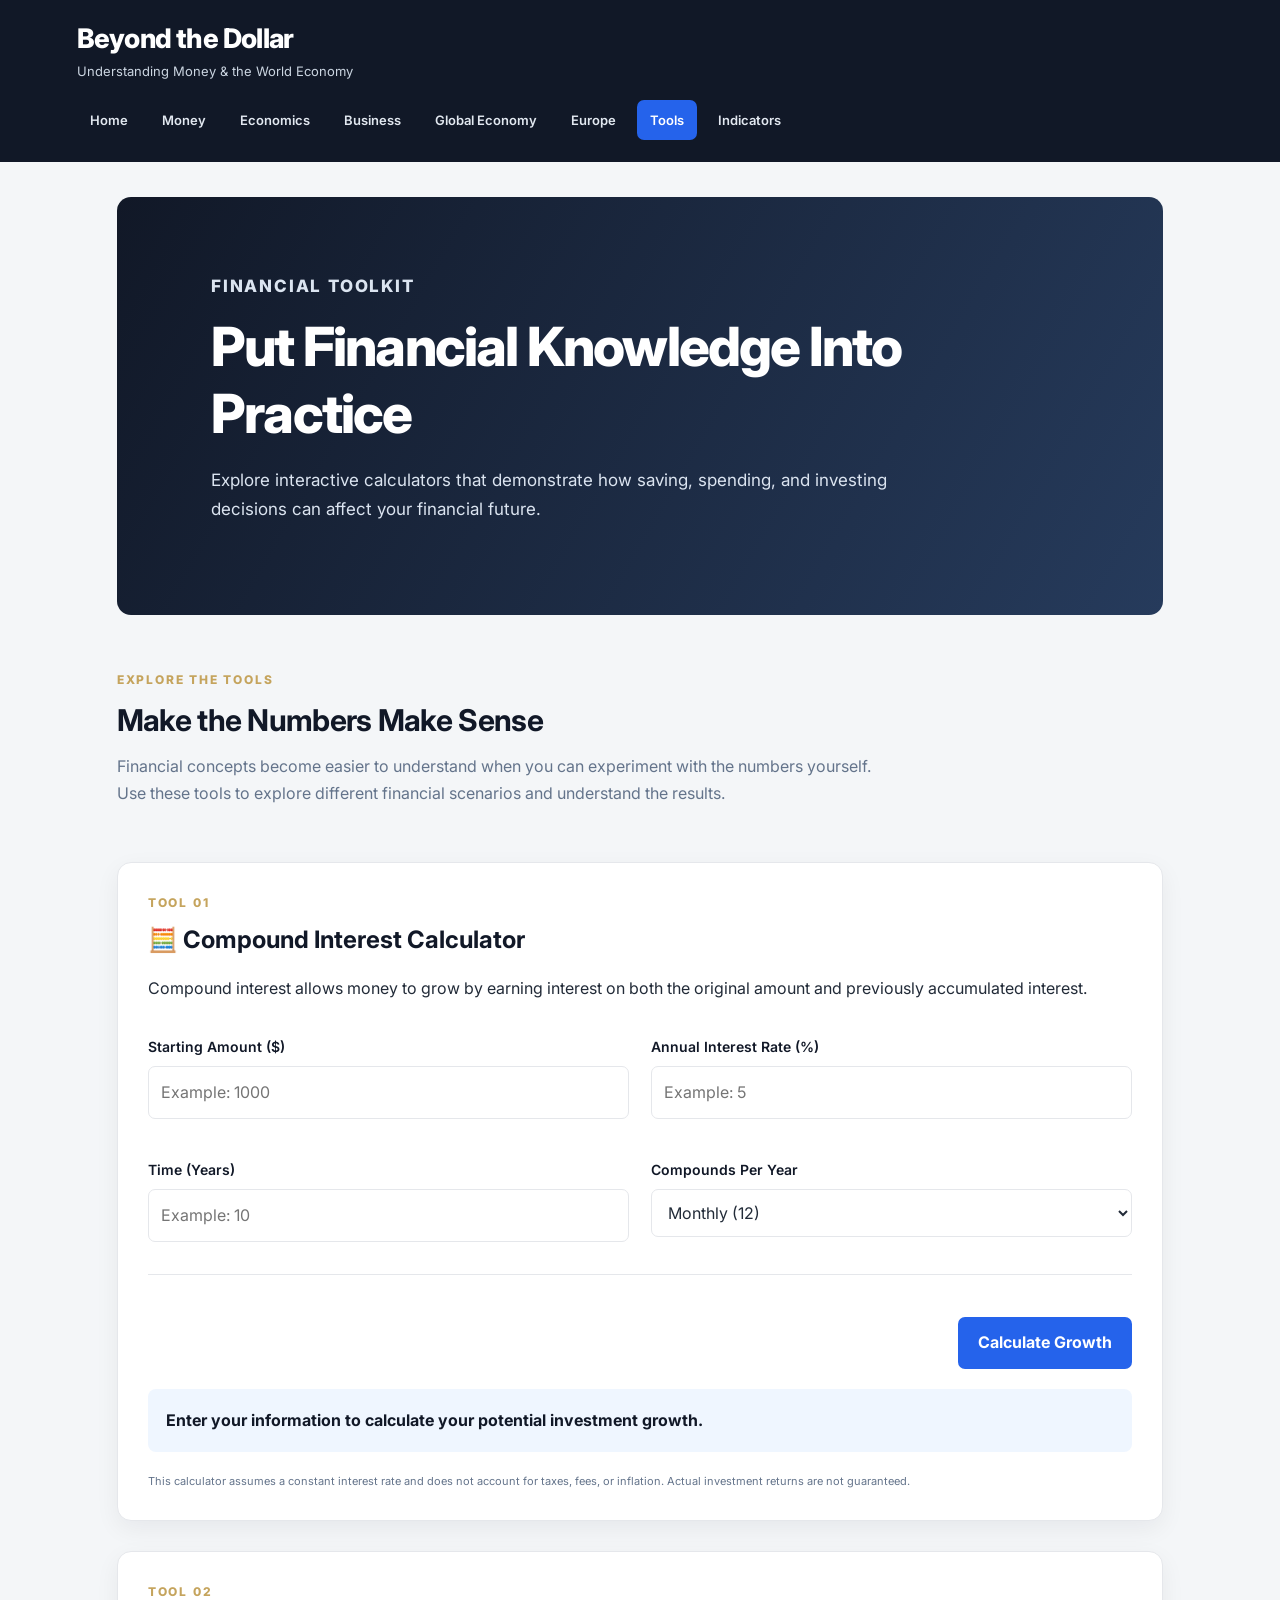
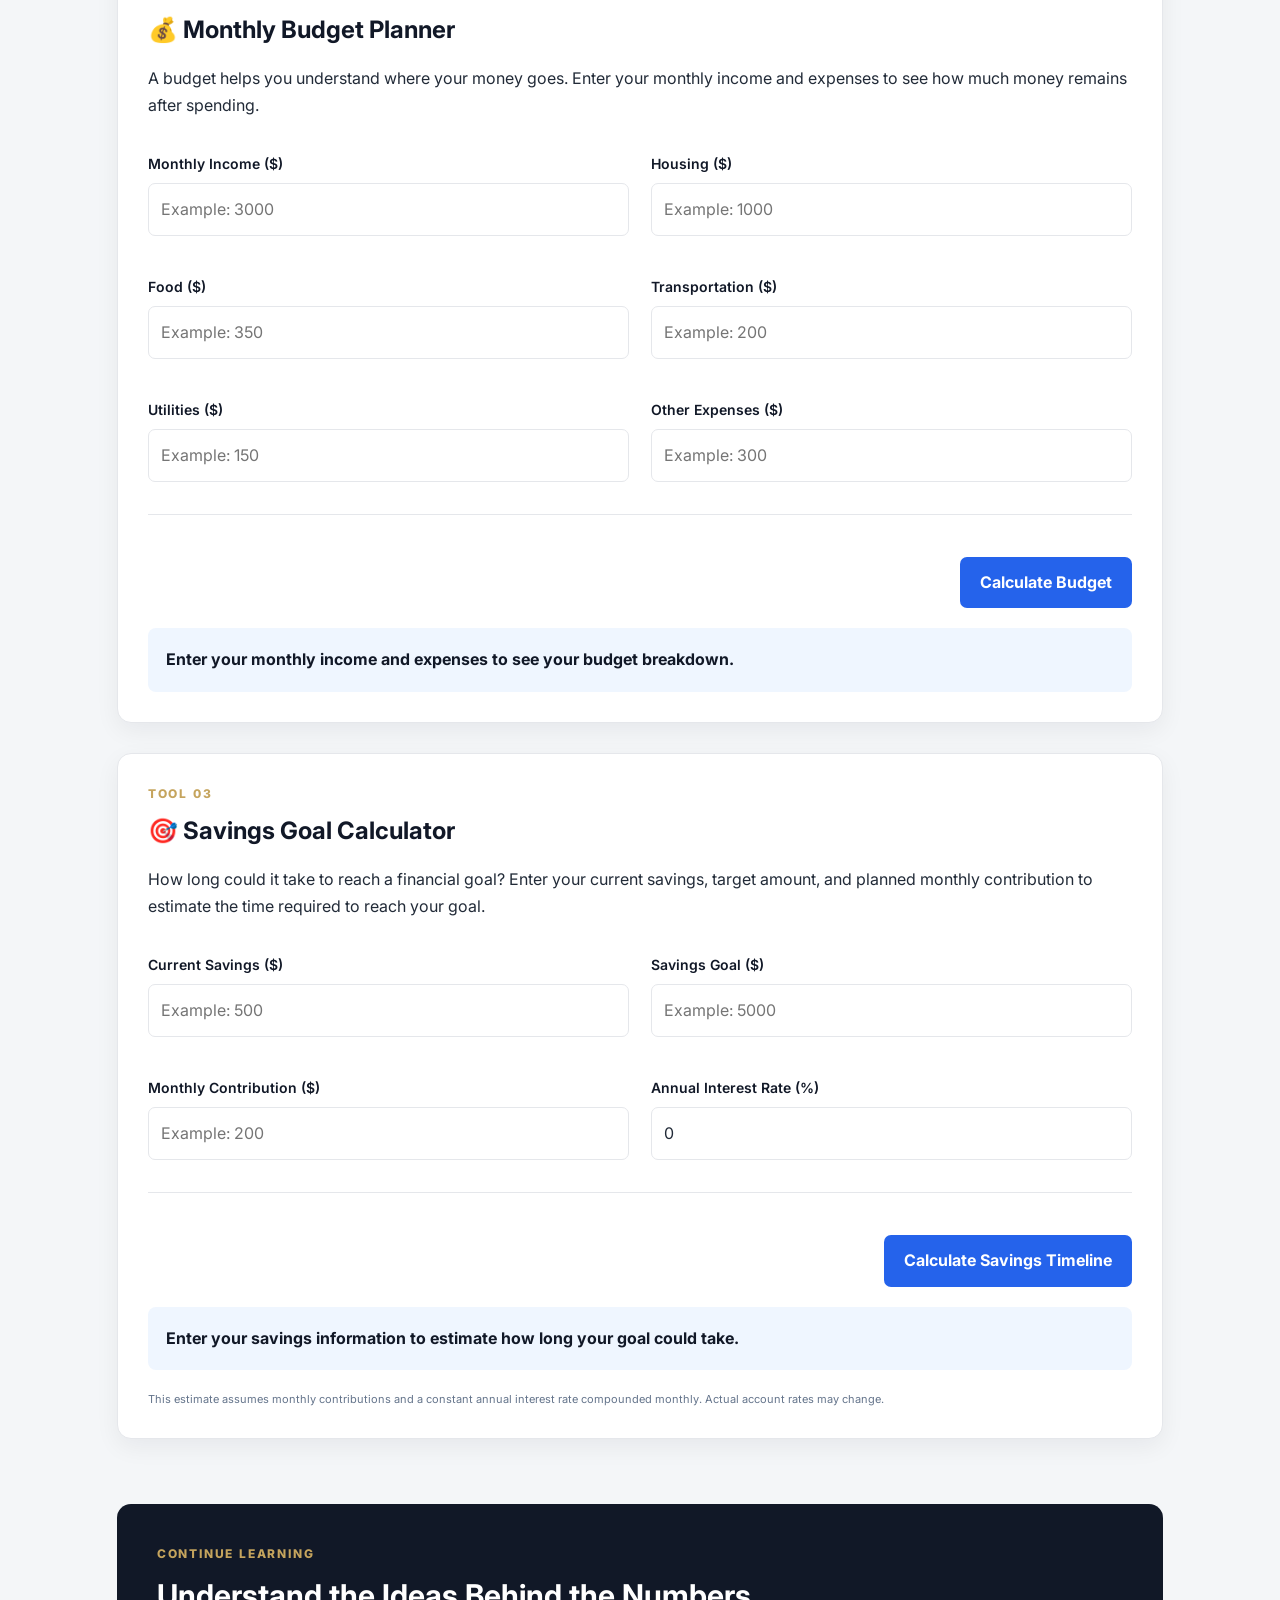
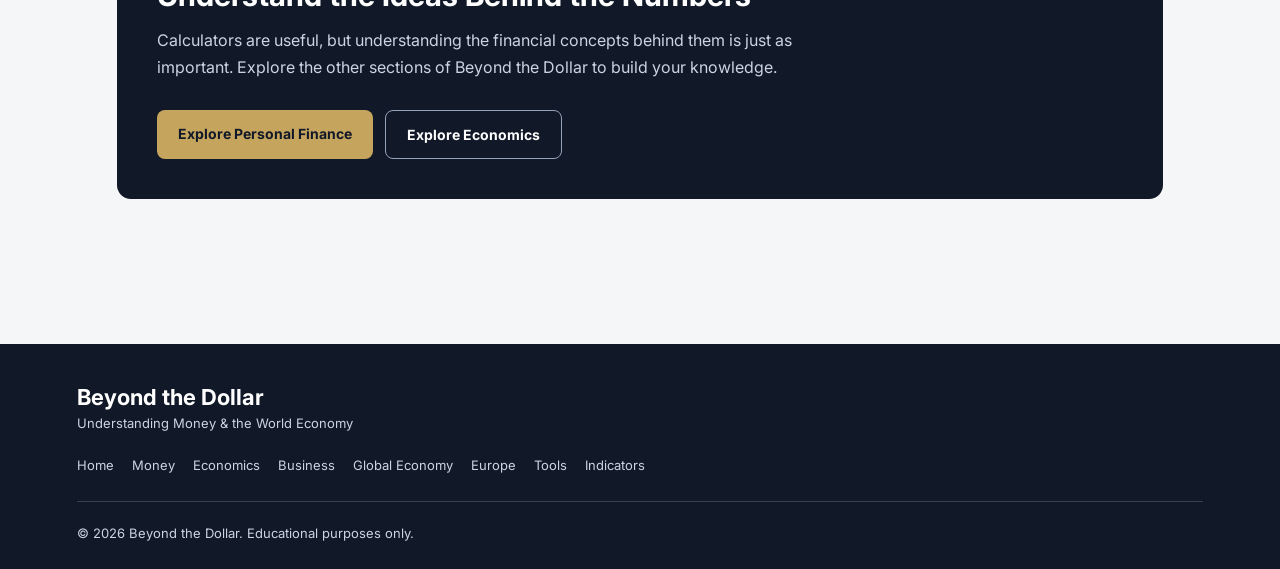
<file: tools.html>
<!DOCTYPE html>
<html lang="en">

<head>
    <meta charset="UTF-8">
    <meta name="viewport" content="width=device-width, initial-scale=1.0">

    <meta name="description" content="Explore interactive financial tools from Beyond the Dollar, including compound interest, budgeting, and savings goal calculators.">

    <title>Financial Tools | Beyond the Dollar</title>

    <link rel="stylesheet" href="style.css">
</head>

<body>

    <header>
        <h1>Beyond the Dollar</h1>
        <p>Understanding Money & the World Economy</p>

        <nav>
            <a href="index.html">Home</a>
            <a href="money.html">Money</a>
            <a href="economics.html">Economics</a>
            <a href="business.html">Business</a>
            <a href="global.html">Global Economy</a>
            <a href="europe.html">Europe</a>
            <a href="tools.html" class="active">Tools</a>
            <a href="indicators.html">Indicators</a>
        </nav>
    </header>

    <main>

        <!-- HERO -->

        <section class="hero">
            <div class="hero-content">
                <p class="eyebrow">Financial toolkit</p>

                <h2>Put Financial Knowledge Into Practice</h2>

                <p>
                    Explore interactive calculators that demonstrate
                    how saving, spending, and investing decisions can
                    affect your financial future.
                </p>
            </div>
        </section>


        <!-- INTRODUCTION -->

        <section class="money-intro">
            <div class="section-heading">
                <p class="eyebrow">Explore the tools</p>
                <h2>Make the Numbers Make Sense</h2>

                <p>
                    Financial concepts become easier to understand
                    when you can experiment with the numbers yourself.
                    Use these tools to explore different financial
                    scenarios and understand the results.
                </p>
            </div>
        </section>


        <!-- COMPOUND INTEREST -->

        <section class="calculator-card" id="compound-interest">

            <p class="eyebrow">Tool 01</p>

            <h2>🧮 Compound Interest Calculator</h2>

            <p>
                Compound interest allows money to grow by earning
                interest on both the original amount and previously
                accumulated interest.
            </p>

            <div class="business-input-grid">

                <div class="business-input-group">
                    <label for="principal">Starting Amount ($)</label>
                    <input
                        type="number"
                        id="principal"
                        min="0.01"
                        step="0.01"
                        placeholder="Example: 1000"
                    >
                </div>

                <div class="business-input-group">
                    <label for="rate">Annual Interest Rate (%)</label>
                    <input
                        type="number"
                        id="rate"
                        min="0"
                        step="0.01"
                        placeholder="Example: 5"
                    >
                </div>

                <div class="business-input-group">
                    <label for="years">Time (Years)</label>
                    <input
                        type="number"
                        id="years"
                        min="0.01"
                        step="0.1"
                        placeholder="Example: 10"
                    >
                </div>

                <div class="business-input-group">
                    <label for="compound">Compounds Per Year</label>
                    <select id="compound">
                        <option value="1">Annually (1)</option>
                        <option value="2">Semiannually (2)</option>
                        <option value="4">Quarterly (4)</option>
                        <option value="12" selected>Monthly (12)</option>
                        <option value="365">Daily (365)</option>
                    </select>
                </div>

            </div>

            <div class="business-simulator-actions">
                <button type="button" onclick="calculateInterest()">
                    Calculate Growth
                </button>
            </div>

            <div
                class="calculator-result"
                id="interest-result"
                aria-live="polite"
                aria-atomic="true"
            >
                Enter your information to calculate your potential
                investment growth.
            </div>

            <p class="business-disclaimer">
                This calculator assumes a constant interest rate and
                does not account for taxes, fees, or inflation.
                Actual investment returns are not guaranteed.
            </p>

        </section>


        <!-- BUDGET PLANNER -->

        <section class="calculator-card" id="budget-planner">

            <p class="eyebrow">Tool 02</p>

            <h2>💰 Monthly Budget Planner</h2>

            <p>
                A budget helps you understand where your money goes.
                Enter your monthly income and expenses to see how
                much money remains after spending.
            </p>

            <div class="business-input-grid">

                <div class="business-input-group">
                    <label for="income">Monthly Income ($)</label>
                    <input
                        type="number"
                        id="income"
                        min="0"
                        step="0.01"
                        placeholder="Example: 3000"
                    >
                </div>

                <div class="business-input-group">
                    <label for="housing">Housing ($)</label>
                    <input
                        type="number"
                        id="housing"
                        min="0"
                        step="0.01"
                        placeholder="Example: 1000"
                    >
                </div>

                <div class="business-input-group">
                    <label for="food">Food ($)</label>
                    <input
                        type="number"
                        id="food"
                        min="0"
                        step="0.01"
                        placeholder="Example: 350"
                    >
                </div>

                <div class="business-input-group">
                    <label for="transportation">Transportation ($)</label>
                    <input
                        type="number"
                        id="transportation"
                        min="0"
                        step="0.01"
                        placeholder="Example: 200"
                    >
                </div>

                <div class="business-input-group">
                    <label for="utilities">Utilities ($)</label>
                    <input
                        type="number"
                        id="utilities"
                        min="0"
                        step="0.01"
                        placeholder="Example: 150"
                    >
                </div>

                <div class="business-input-group">
                    <label for="other-expenses">Other Expenses ($)</label>
                    <input
                        type="number"
                        id="other-expenses"
                        min="0"
                        step="0.01"
                        placeholder="Example: 300"
                    >
                </div>

            </div>

            <div class="business-simulator-actions">
                <button type="button" onclick="calculateBudget()">
                    Calculate Budget
                </button>
            </div>

            <div
                class="calculator-result"
                id="budget-result"
                aria-live="polite"
                aria-atomic="true"
            >
                Enter your monthly income and expenses to see
                your budget breakdown.
            </div>

        </section>


        <!-- SAVINGS GOAL -->

        <section class="calculator-card" id="savings-goal">

            <p class="eyebrow">Tool 03</p>

            <h2>🎯 Savings Goal Calculator</h2>

            <p>
                How long could it take to reach a financial goal?
                Enter your current savings, target amount, and
                planned monthly contribution to estimate the time
                required to reach your goal.
            </p>

            <div class="business-input-grid">

                <div class="business-input-group">
                    <label for="current-savings">Current Savings ($)</label>
                    <input
                        type="number"
                        id="current-savings"
                        min="0"
                        step="0.01"
                        placeholder="Example: 500"
                    >
                </div>

                <div class="business-input-group">
                    <label for="savings-target">Savings Goal ($)</label>
                    <input
                        type="number"
                        id="savings-target"
                        min="0.01"
                        step="0.01"
                        placeholder="Example: 5000"
                    >
                </div>

                <div class="business-input-group">
                    <label for="monthly-savings">Monthly Contribution ($)</label>
                    <input
                        type="number"
                        id="monthly-savings"
                        min="0"
                        step="0.01"
                        placeholder="Example: 200"
                    >
                </div>

                <div class="business-input-group">
                    <label for="savings-rate">
                        Annual Interest Rate (%)
                    </label>
                    <input
                        type="number"
                        id="savings-rate"
                        min="0"
                        step="0.01"
                        value="0"
                    >
                </div>

            </div>

            <div class="business-simulator-actions">
                <button type="button" onclick="calculateSavingsGoal()">
                    Calculate Savings Timeline
                </button>
            </div>

            <div
                class="calculator-result"
                id="savings-result"
                aria-live="polite"
                aria-atomic="true"
            >
                Enter your savings information to estimate
                how long your goal could take.
            </div>

            <p class="business-disclaimer">
                This estimate assumes monthly contributions and a
                constant annual interest rate compounded monthly.
                Actual account rates may change.
            </p>

        </section>


        <!-- LEARNING MORE -->

        <section class="global-next-steps">

            <p class="eyebrow">Continue learning</p>

            <h2>Understand the Ideas Behind the Numbers</h2>

            <p>
                Calculators are useful, but understanding the
                financial concepts behind them is just as important.
                Explore the other sections of Beyond the Dollar
                to build your knowledge.
            </p>

            <div class="hero-actions">
                <a href="money.html" class="primary-link">
                    Explore Personal Finance
                </a>

                <a href="economics.html" class="secondary-link">
                    Explore Economics
                </a>
            </div>

        </section>

    </main>


    <!-- FOOTER -->

    <footer class="site-footer">

        <div>
            <h2>Beyond the Dollar</h2>

            <p>
                Understanding Money & the World Economy
            </p>

            <div class="footer-links">
                <a href="index.html">Home</a>
                <a href="money.html">Money</a>
                <a href="economics.html">Economics</a>
                <a href="business.html">Business</a>
                <a href="global.html">Global Economy</a>
                <a href="europe.html">Europe</a>
                <a href="tools.html">Tools</a>
                <a href="indicators.html">Indicators</a>
            </div>
        </div>

        <p class="copyright">
            © 2026 Beyond the Dollar. Educational purposes only.
        </p>

    </footer>


    <script>

        // FORMAT NUMBERS AS US DOLLARS

        function formatMoney(amount) {
            return new Intl.NumberFormat("en-US", {
                style: "currency",
                currency: "USD"
            }).format(amount);
        }


        // COMPOUND INTEREST CALCULATOR

        function calculateInterest() {

            const principal = Number(
                document.getElementById("principal").value
            );

            const rate = Number(
                document.getElementById("rate").value
            );

            const years = Number(
                document.getElementById("years").value
            );

            const compound = Number(
                document.getElementById("compound").value
            );

            const output = document.getElementById("interest-result");

            if (
                !Number.isFinite(principal) ||
                !Number.isFinite(rate) ||
                !Number.isFinite(years) ||
                principal <= 0 ||
                rate < 0 ||
                years <= 0 ||
                compound <= 0
            ) {
                output.textContent =
                    "Please enter a starting amount greater than zero, a non-negative interest rate, and a valid time period.";

                return;
            }

            const finalAmount = principal * Math.pow(
                1 + (rate / 100) / compound,
                compound * years
            );

            const interestEarned = finalAmount - principal;

            output.innerHTML = `
                <strong>Final Amount:</strong>
                ${formatMoney(finalAmount)}
                <br><br>

                <strong>Starting Amount:</strong>
                ${formatMoney(principal)}
                <br>

                <strong>Interest Earned:</strong>
                ${formatMoney(interestEarned)}
            `;
        }


        // MONTHLY BUDGET PLANNER

        function calculateBudget() {

            const income = Number(
                document.getElementById("income").value
            );

            const housing = Number(
                document.getElementById("housing").value || 0
            );

            const food = Number(
                document.getElementById("food").value || 0
            );

            const transportation = Number(
                document.getElementById("transportation").value || 0
            );

            const utilities = Number(
                document.getElementById("utilities").value || 0
            );

            const other = Number(
                document.getElementById("other-expenses").value || 0
            );

            const output = document.getElementById("budget-result");

            const expenses = [
                housing,
                food,
                transportation,
                utilities,
                other
            ];

            if (
                document.getElementById("income").value === "" ||
                !Number.isFinite(income) ||
                income <= 0 ||
                expenses.some(value => !Number.isFinite(value) || value < 0)
            ) {
                output.textContent =
                    "Please enter a monthly income greater than zero and valid non-negative expense amounts.";

                return;
            }

            const totalExpenses = expenses.reduce(
                (total, value) => total + value,
                0
            );

            const remaining = income - totalExpenses;

            const savingsRate = (remaining / income) * 100;

            let explanation;

            if (remaining > 0) {
                explanation =
                    "Your income is greater than your listed expenses. The remaining amount could be saved or used for other goals.";
            } else if (remaining === 0) {
                explanation =
                    "Your listed expenses equal your income. There is no money left over in this budget.";
            } else {
                explanation =
                    "Your listed expenses are greater than your income. You may need to review your spending or income.";
            }

            output.innerHTML = `
                <strong>Monthly Income:</strong>
                ${formatMoney(income)}
                <br>

                <strong>Total Expenses:</strong>
                ${formatMoney(totalExpenses)}
                <br>

                <strong>Money Remaining:</strong>
                ${formatMoney(remaining)}
                <br>

                <strong>Remaining Income:</strong>
                ${savingsRate.toFixed(1)}%
                <br><br>

                ${explanation}
            `;
        }


        // SAVINGS GOAL CALCULATOR

        function calculateSavingsGoal() {

            const current = Number(
                document.getElementById("current-savings").value
            );

            const target = Number(
                document.getElementById("savings-target").value
            );

            const monthly = Number(
                document.getElementById("monthly-savings").value
            );

            const annualRate = Number(
                document.getElementById("savings-rate").value
            );

            const output = document.getElementById("savings-result");

            if (
                document.getElementById("current-savings").value === "" ||
                document.getElementById("savings-target").value === "" ||
                document.getElementById("monthly-savings").value === "" ||
                !Number.isFinite(current) ||
                !Number.isFinite(target) ||
                !Number.isFinite(monthly) ||
                !Number.isFinite(annualRate) ||
                current < 0 ||
                target <= 0 ||
                monthly < 0 ||
                annualRate < 0
            ) {
                output.textContent =
                    "Please enter valid amounts. Your goal must be greater than zero.";

                return;
            }

            if (current >= target) {
                output.textContent =
                    "You have already reached your savings goal!";

                return;
            }

            if (monthly === 0 && annualRate === 0) {
                output.textContent =
                    "You need to enter a monthly contribution or an interest rate greater than zero.";

                return;
            }

            const monthlyRate = annualRate / 100 / 12;

            let balance = current;
            let months = 0;

            // Limit the estimate to 100 years.

            while (balance < target && months < 1200) {

                balance = balance * (1 + monthlyRate) + monthly;

                months++;
            }

            if (balance < target) {
                output.textContent =
                    "Based on these numbers, the goal would take more than 100 years to reach. Consider adjusting your monthly contribution.";

                return;
            }

            const years = Math.floor(months / 12);
            const remainingMonths = months % 12;

            let timeDescription = "";

            if (years > 0) {
                timeDescription += years +
                    (years === 1 ? " year" : " years");
            }

            if (remainingMonths > 0) {
                if (timeDescription !== "") {
                    timeDescription += " and ";
                }

                timeDescription += remainingMonths +
                    (remainingMonths === 1 ? " month" : " months");
            }

            if (timeDescription === "") {
                timeDescription = "Less than one month";
            }

            output.innerHTML = `
                <strong>Estimated Time:</strong>
                ${timeDescription}
                <br><br>

                <strong>Target Amount:</strong>
                ${formatMoney(target)}
                <br>

                <strong>Estimated Balance:</strong>
                ${formatMoney(balance)}
                <br>

                <strong>Monthly Contribution:</strong>
                ${formatMoney(monthly)}
            `;
        }

    </script>

</body>
</html>
</file>
<file: style.css>
/* =========================================
   BEYOND THE DOLLAR
   Complete Website Stylesheet
   Version 6.1
   ========================================= */

/* ---------- GLOBAL SETTINGS ---------- */

@import url('https://fonts.googleapis.com/css2?family=Inter:wght@400;500;600;700;800&display=swap');

:root {
    --navy: #111827;
    --navy-light: #1f2937;
    --blue: #2563eb;
    --blue-dark: #1d4ed8;
    --gold: #c5a45d;
    --background: #f4f6f8;
    --white: #ffffff;
    --text: #222b38;
    --muted: #64748b;
    --border: #e5e7eb;
    --light-blue: #eff6ff;
    --light-gold: #faf6ec;
    --shadow: 0 8px 24px rgba(15, 23, 42, 0.06);
    --radius: 14px;
}

* {
    box-sizing: border-box;
    margin: 0;
    padding: 0;
}

html {
    scroll-behavior: smooth;
    scroll-padding-top: 110px;
}

body {
    font-family: 'Inter', Arial, sans-serif;
    background: var(--background);
    color: var(--text);
    line-height: 1.7;
    font-size: 16px;
}

a {
    color: inherit;
    text-decoration: none;
}

p {
    margin-bottom: 16px;
}

h1, h2, h3, h4 {
    line-height: 1.25;
    color: var(--navy);
}

img {
    max-width: 100%;
    height: auto;
}

/* ---------- HEADER AND NAVIGATION ---------- */

.site-header,
header {
    background: var(--navy);
    color: var(--white);
    padding: 22px 6%;
}

.header-content {
    max-width: 1200px;
    margin: 0 auto;
}

.brand {
    display: inline-block;
}

.brand h1,
.brand h2,
header h1 {
    color: var(--white);
    font-size: 27px;
    font-weight: 800;
    letter-spacing: -0.8px;
}

.brand p,
header > p {
    color: #cbd5e1;
    font-size: 13px;
    margin: 4px 0 18px;
}

nav {
    display: flex;
    flex-wrap: wrap;
    gap: 8px;
    margin-top: 15px;
}

nav a {
    color: #e2e8f0;
    font-size: 13px;
    font-weight: 600;
    padding: 9px 13px;
    border-radius: 7px;
    transition: background 0.2s ease, color 0.2s ease;
}

nav a:hover,
nav a.active {
    background: var(--blue);
    color: var(--white);
}

/* ---------- MAIN CONTENT ---------- */

main {
    max-width: 1200px;
    margin: 0 auto;
    padding: 0 6% 60px;
}

/* ---------- HERO ---------- */

.hero {
    background: linear-gradient(120deg, #111827, #263b5c);
    color: var(--white);
    padding: 75px 9%;
    margin: 35px 0;
    border-radius: var(--radius);
    overflow: hidden;
}

.hero-content {
    max-width: 760px;
}

.hero h1,
.hero h2 {
    color: var(--white);
    font-size: clamp(36px, 5vw, 54px);
    font-weight: 800;
    letter-spacing: -1.8px;
    margin-bottom: 18px;
}

.hero p {
    color: #dbe4f0;
    max-width: 680px;
    font-size: 17px;
}

.eyebrow {
    color: var(--gold);
    font-size: 12px;
    font-weight: 800;
    letter-spacing: 1.8px;
    text-transform: uppercase;
    margin-bottom: 12px;
}

.hero-actions {
    display: flex;
    flex-wrap: wrap;
    gap: 12px;
    margin-top: 28px;
}

.primary-link,
.secondary-link {
    display: inline-block;
    padding: 12px 21px;
    border-radius: 8px;
    font-weight: 700;
    font-size: 14px;
    transition: transform 0.2s ease, background 0.2s ease;
}

.primary-link {
    background: var(--gold);
    color: var(--navy);
}

.primary-link:hover {
    background: #d8bd83;
    transform: translateY(-2px);
}

.secondary-link {
    border: 1px solid #94a3b8;
    color: var(--white);
}

.secondary-link:hover {
    background: rgba(255, 255, 255, 0.1);
    transform: translateY(-2px);
}

/* ---------- GENERAL SECTIONS ---------- */

.home-section,
.economics-section {
    margin: 65px 0;
}

.section-heading {
    max-width: 760px;
    margin-bottom: 28px;
}

.section-heading h2,
.home-section h2,
.next-steps-section h2 {
    font-size: 30px;
    letter-spacing: -0.7px;
    margin-bottom: 13px;
}

.section-heading > p:not(.eyebrow) {
    color: var(--muted);
}

.intro-text {
    max-width: 850px;
    font-size: 17px;
    color: var(--muted);
}

/* ---------- HOMEPAGE TOPIC CARDS ---------- */

.topic-grid {
    display: grid;
    grid-template-columns: repeat(4, 1fr);
    gap: 18px;
}

.topic-card {
    background: var(--white);
    padding: 25px;
    border: 1px solid var(--border);
    border-radius: var(--radius);
    box-shadow: var(--shadow);
    transition: transform 0.2s ease, box-shadow 0.2s ease;
}

.topic-card:hover {
    transform: translateY(-4px);
    box-shadow: 0 12px 30px rgba(15, 23, 42, 0.1);
}

.topic-card h3 {
    font-size: 18px;
    margin: 12px 0;
}

.topic-card p {
    color: var(--muted);
    font-size: 14px;
}

.topic-icon {
    display: inline-flex;
    align-items: center;
    justify-content: center;
    width: 48px;
    height: 48px;
    border-radius: 12px;
    background: var(--light-blue);
    font-size: 24px;
}

.card-link {
    display: inline-block;
    color: var(--blue);
    font-size: 14px;
    font-weight: 700;
    margin-top: 8px;
}

.card-link:hover {
    color: var(--blue-dark);
}

/* ---------- HOMEPAGE FEATURE SECTIONS ---------- */

.feature-section,
.tools-section {
    display: flex;
    align-items: center;
    justify-content: space-between;
    gap: 35px;
    background: var(--white);
    border: 1px solid var(--border);
    border-radius: var(--radius);
    padding: 35px;
    margin: 35px 0;
    box-shadow: var(--shadow);
}

.feature-content,
.tools-content {
    flex: 1;
}

.feature-content h2,
.tools-content h2 {
    font-size: 27px;
    margin-bottom: 14px;
}

.feature-content p,
.tools-content p {
    color: var(--muted);
}

.feature-icon,
.tools-icon {
    font-size: 65px;
    min-width: 100px;
    text-align: center;
}

.about-section {
    background: var(--light-blue);
    padding: 35px;
    border-radius: var(--radius);
    margin: 55px 0;
}

.about-section h2 {
    margin-bottom: 12px;
}

/* ---------- GENERAL CARDS ---------- */

.card {
    background: var(--white);
    padding: 30px;
    margin: 25px 0;
    border-radius: var(--radius);
    border: 1px solid var(--border);
    box-shadow: var(--shadow);
}

.card h2 {
    font-size: 24px;
    margin-bottom: 15px;
}

.card h3 {
    font-size: 18px;
    margin: 20px 0 8px;
}

.card p {
    color: var(--muted);
}

/* ---------- MONEY PAGE ---------- */

.money-hero {
    background: linear-gradient(120deg, #111827, #263b5c);
}

.money-intro {
    margin: 55px 0;
}

.money-topic-grid {
    display: grid;
    grid-template-columns: repeat(3, 1fr);
    gap: 20px;
}

.money-topic-card {
    background: var(--white);
    padding: 25px;
    border: 1px solid var(--border);
    border-radius: var(--radius);
    box-shadow: var(--shadow);
}

.money-topic-card h3 {
    margin: 12px 0;
}

.money-topic-card p {
    color: var(--muted);
}

.money-section {
    margin: 55px 0;
}

.money-section h2 {
    font-size: 28px;
    margin-bottom: 18px;
}

.money-section h3 {
    margin: 20px 0 8px;
}

.money-section p {
    color: var(--muted);
}

.money-highlight {
    background: var(--light-gold);
    border-left: 4px solid var(--gold);
    padding: 22px;
    margin: 25px 0;
    border-radius: 0 10px 10px 0;
}

/* ---------- ECONOMICS PAGE ---------- */

.economics-hero {
    background: linear-gradient(120deg, #111827, #243e5c);
}

.economics-intro {
    margin-top: 55px;
}

.economics-concepts {
    display: grid;
    grid-template-columns: repeat(2, 1fr);
    gap: 20px;
    margin-top: 30px;
}

.concept-card {
    background: var(--white);
    padding: 27px;
    border: 1px solid var(--border);
    border-radius: var(--radius);
    box-shadow: var(--shadow);
}

.concept-card h3 {
    margin: 13px 0 10px;
}

.concept-card p {
    color: var(--muted);
    margin-bottom: 0;
}

/* Economics quick navigation */

.economics-jump-section {
    background: var(--navy);
    color: var(--white);
    border-radius: var(--radius);
    padding: 32px;
    margin: 55px 0;
}

.economics-jump-section h2 {
    color: var(--white);
    font-size: 26px;
    margin-bottom: 20px;
}

.economics-jump-links {
    display: flex;
    flex-wrap: wrap;
    gap: 10px;
}

.economics-jump-links a {
    color: #e2e8f0;
    border: 1px solid #526174;
    border-radius: 7px;
    padding: 9px 13px;
    font-size: 13px;
    font-weight: 600;
    transition: background 0.2s ease;
}

.economics-jump-links a:hover {
    background: var(--blue);
    border-color: var(--blue);
    color: var(--white);
}

/* Economics cards */

.economics-card-grid {
    display: grid;
    grid-template-columns: repeat(2, 1fr);
    gap: 20px;
    margin: 25px 0;
}

.economics-card {
    background: var(--white);
    padding: 28px;
    border: 1px solid var(--border);
    border-radius: var(--radius);
    box-shadow: var(--shadow);
}

.economics-card h3 {
    font-size: 20px;
    margin: 13px 0;
}

.economics-card p,
.economics-card li {
    color: var(--muted);
    font-size: 15px;
}

.economics-card ul {
    padding-left: 20px;
}

.economics-card li {
    margin: 8px 0;
}

.example-text {
    background: var(--light-blue);
    padding: 13px;
    border-radius: 8px;
    margin-top: 18px;
}

/* Economics feature cards */

.economics-feature-card {
    display: flex;
    align-items: flex-start;
    gap: 22px;
    background: var(--white);
    padding: 30px;
    border: 1px solid var(--border);
    border-radius: var(--radius);
    box-shadow: var(--shadow);
    margin: 25px 0;
}

.economics-feature-card h3 {
    font-size: 21px;
    margin-bottom: 10px;
}

.economics-feature-card p {
    color: var(--muted);
    margin-bottom: 10px;
}

.economics-feature-card p:last-child {
    margin-bottom: 0;
}

/* Economics highlighted explanations */

.economics-highlight {
    background: var(--light-gold);
    border-left: 4px solid var(--gold);
    padding: 26px;
    border-radius: 0 10px 10px 0;
    margin: 25px 0;
}

.economics-highlight h3 {
    margin-bottom: 10px;
}

.economics-highlight p {
    color: var(--text);
    margin-bottom: 0;
}

.equilibrium-points {
    display: grid;
    grid-template-columns: repeat(2, 1fr);
    gap: 20px;
    margin-top: 20px;
}

.equilibrium-points div {
    background: rgba(255, 255, 255, 0.7);
    padding: 17px;
    border-radius: 9px;
}

.equilibrium-points strong,
.equilibrium-points span {
    display: block;
}

.equilibrium-points strong {
    color: var(--navy);
    margin-bottom: 5px;
}

.equilibrium-points span {
    color: var(--muted);
    font-size: 14px;
}

.real-world-example {
    background: var(--light-blue);
    padding: 20px;
    border-radius: 9px;
    color: var(--text);
    margin: 25px 0;
}

/* Economics glossary */

.glossary-grid {
    display: grid;
    grid-template-columns: repeat(4, 1fr);
    gap: 15px;
}

.glossary-item {
    background: var(--white);
    border: 1px solid var(--border);
    border-radius: 10px;
    padding: 20px;
}

.glossary-item h3 {
    font-size: 16px;
    margin-bottom: 9px;
}

.glossary-item p {
    color: var(--muted);
    font-size: 13px;
    margin-bottom: 0;
}

/* Economics final section */

.next-steps-section {
    background: var(--navy);
    color: var(--white);
    padding: 40px;
    border-radius: var(--radius);
    margin: 65px 0 25px;
}

.next-steps-section h2 {
    color: var(--white);
}

.next-steps-section > p:not(.eyebrow) {
    color: #cbd5e1;
    max-width: 700px;
}

.next-steps-section .secondary-link {
    border-color: #94a3b8;
}

/* ---------- SUPPLY AND DEMAND SIMULATOR ---------- */

.simulator-section {
    margin: 70px 0;
}

.simulator-card {
    background: var(--white);
    padding: 32px;
    border: 1px solid var(--border);
    border-radius: var(--radius);
    box-shadow: var(--shadow);
}

.simulator-product {
    margin-bottom: 28px;
}

.simulator-product label,
.simulator-control label {
    display: block;
    color: var(--navy);
    font-size: 15px;
    font-weight: 700;
    margin-bottom: 9px;
}

.simulator-product input {
    width: 100%;
    max-width: 480px;
    padding: 13px 15px;
    border: 1px solid var(--border);
    border-radius: 8px;
    font: inherit;
    color: var(--text);
}

.simulator-product input:focus,
.simulator-control input:focus {
    outline: 3px solid rgba(37, 99, 235, 0.18);
    border-color: var(--blue);
}

.simulator-controls {
    display: grid;
    grid-template-columns: repeat(2, 1fr);
    gap: 24px;
    margin-bottom: 30px;
}

.simulator-control {
    background: #f8fafc;
    border: 1px solid var(--border);
    border-radius: 11px;
    padding: 22px;
}

.slider-heading {
    display: flex;
    justify-content: space-between;
    align-items: center;
    gap: 12px;
}

.slider-heading output {
    color: var(--blue);
    font-weight: 800;
    font-size: 17px;
}

.simulator-control input[type="range"] {
    width: 100%;
    accent-color: var(--blue);
    cursor: pointer;
    margin: 13px 0 5px;
}

.slider-labels {
    display: flex;
    justify-content: space-between;
    gap: 10px;
    color: var(--muted);
    font-size: 11px;
}

.simulator-control > p {
    color: var(--muted);
    font-size: 13px;
    margin: 12px 0 0;
}

.simulator-results {
    display: grid;
    grid-template-columns: repeat(2, 1fr);
    gap: 16px;
    margin: 25px 0 32px;
}

.result-card {
    background: var(--navy);
    color: var(--white);
    border-radius: 11px;
    padding: 22px;
}

.result-card span,
.result-card small {
    display: block;
    color: #cbd5e1;
}

.result-card span {
    font-size: 13px;
    margin-bottom: 8px;
}

.result-card strong {
    display: block;
    color: var(--white);
    font-size: 29px;
    letter-spacing: -0.5px;
    margin-bottom: 5px;
}

.result-card small {
    font-size: 11px;
}

.chart-heading {
    display: flex;
    align-items: center;
    justify-content: space-between;
    gap: 15px;
    margin-bottom: 10px;
}

.chart-heading h3 {
    font-size: 19px;
    margin-bottom: 4px;
}

.chart-heading p {
    color: var(--muted);
    font-size: 13px;
    margin: 0;
}

.reset-button {
    border: 1px solid var(--border);
    border-radius: 7px;
    padding: 9px 13px;
    background: var(--white);
    color: var(--navy);
    font: inherit;
    font-size: 12px;
    font-weight: 700;
    cursor: pointer;
}

.reset-button:hover {
    background: var(--light-blue);
    border-color: var(--blue);
}

.chart-wrap {
    width: 100%;
    overflow-x: auto;
    border: 1px solid var(--border);
    border-radius: 10px;
    background: #ffffff;
}

#market-chart {
    display: block;
    width: 100%;
    min-width: 320px;
    height: auto;
}

.chart-grid line {
    stroke: #e5e7eb;
    stroke-width: 1;
}

.chart-axis-labels text {
    fill: #64748b;
    font-family: 'Inter', Arial, sans-serif;
    font-size: 12px;
}

.demand-curve {
    fill: none;
    stroke: #2563eb;
    stroke-width: 4;
    stroke-linecap: round;
}

.supply-curve {
    fill: none;
    stroke: #c5a45d;
    stroke-width: 4;
    stroke-linecap: round;
}

.equilibrium-guide {
    stroke: #64748b;
    stroke-width: 1.5;
    stroke-dasharray: 5 5;
}

.equilibrium-point {
    fill: #111827;
    stroke: #ffffff;
    stroke-width: 3;
}

.equilibrium-label {
    fill: #111827;
    font-family: 'Inter', Arial, sans-serif;
    font-size: 12px;
    font-weight: 700;
}

.chart-legend {
    display: flex;
    flex-wrap: wrap;
    gap: 20px;
    margin: 15px 0 25px;
    color: var(--muted);
    font-size: 12px;
}

.chart-legend span {
    display: inline-flex;
    align-items: center;
    gap: 7px;
}

.legend-dot {
    display: inline-block;
    width: 10px;
    height: 10px;
    border-radius: 50%;
}

.demand-dot {
    background: var(--blue);
}

.supply-dot {
    background: var(--gold);
}

.equilibrium-dot {
    background: var(--navy);
}

.simulator-explanation {
    background: var(--light-blue);
    border-left: 4px solid var(--blue);
    padding: 22px;
    border-radius: 0 9px 9px 0;
}

.simulator-explanation h3 {
    font-size: 17px;
    margin-bottom: 8px;
}

.simulator-explanation p {
    color: var(--text);
    margin: 0;
}

.simulator-disclaimer {
    color: var(--muted);
    font-size: 11px;
    margin: 18px 0 0;
}

/* ---------- BUSINESS PAGE ---------- */

.business-hero {
    background: linear-gradient(120deg, #111827, #243e5c);
}

.business-intro {
    margin: 60px 0;
}

.business-intro .section-heading {
    max-width: 850px;
}

.business-section {
    margin: 70px 0;
}

.business-section > .section-heading {
    margin-bottom: 30px;
}

/* Business overview */

.business-overview-grid {
    display: grid;
    grid-template-columns: repeat(3, 1fr);
    gap: 20px;
    margin-top: 30px;
}

.business-overview-card {
    background: var(--white);
    border: 1px solid var(--border);
    border-radius: var(--radius);
    padding: 27px;
    box-shadow: var(--shadow);
}

.business-icon {
    display: inline-flex;
    align-items: center;
    justify-content: center;
    width: 48px;
    height: 48px;
    background: var(--light-blue);
    border-radius: 12px;
    font-size: 24px;
    margin-bottom: 14px;
}

.business-overview-card h3 {
    font-size: 19px;
    margin-bottom: 10px;
}

.business-overview-card p {
    color: var(--muted);
    font-size: 14px;
    margin-bottom: 0;
}

/* Business concepts */

.business-concept-grid {
    display: grid;
    grid-template-columns: repeat(2, 1fr);
    gap: 20px;
}

.business-concept-card {
    background: var(--white);
    border: 1px solid var(--border);
    border-radius: var(--radius);
    padding: 28px;
    box-shadow: var(--shadow);
}

.business-concept-card h3 {
    font-size: 21px;
    margin-bottom: 12px;
}

.business-concept-card > p {
    color: var(--muted);
    font-size: 15px;
}

.business-example {
    background: var(--light-blue);
    border-radius: 9px;
    padding: 16px;
    margin-top: 18px;
}

.business-example strong {
    display: block;
    color: var(--blue);
    font-size: 13px;
    margin-bottom: 6px;
}

.business-example p {
    color: var(--text);
    font-size: 13px;
    margin-bottom: 0;
}

.business-highlight {
    background: var(--light-gold);
    border-left: 4px solid var(--gold);
    border-radius: 0 10px 10px 0;
    padding: 25px;
    margin-top: 25px;
}

.business-highlight h3 {
    margin-bottom: 8px;
}

.business-highlight p {
    margin-bottom: 0;
    color: var(--text);
}

/* Business models */

.business-model-grid {
    display: grid;
    grid-template-columns: repeat(3, 1fr);
    gap: 20px;
}

.business-model-card {
    background: var(--white);
    border: 1px solid var(--border);
    border-radius: var(--radius);
    padding: 25px;
    box-shadow: var(--shadow);
}

.business-model-card h3 {
    font-size: 18px;
    margin-bottom: 10px;
}

.business-model-card p {
    color: var(--muted);
    font-size: 14px;
}

.business-model-card .business-model-example {
    border-top: 1px solid var(--border);
    padding-top: 13px;
    margin: 14px 0 0;
    color: var(--text);
    font-size: 12px;
    font-weight: 600;
}

/* Business feature sections */

.business-feature {
    display: flex;
    align-items: center;
    justify-content: space-between;
    gap: 30px;
    background: var(--white);
    border: 1px solid var(--border);
    border-radius: var(--radius);
    padding: 35px;
    margin: 25px 0;
    box-shadow: var(--shadow);
}

.business-feature-content {
    flex: 1;
}

.business-feature-content h3 {
    font-size: 23px;
    margin-bottom: 13px;
}

.business-feature-content p {
    color: var(--muted);
}

.business-feature-content p:last-child {
    margin-bottom: 0;
}

.business-feature-icon {
    font-size: 65px;
    min-width: 100px;
    text-align: center;
}

/* Entrepreneurship steps */

.business-steps-grid {
    display: grid;
    grid-template-columns: repeat(4, 1fr);
    gap: 16px;
    margin-top: 25px;
}

.business-step {
    background: var(--white);
    border: 1px solid var(--border);
    border-radius: 11px;
    padding: 23px;
}

.business-step > span {
    display: inline-flex;
    align-items: center;
    justify-content: center;
    width: 37px;
    height: 37px;
    background: var(--light-blue);
    color: var(--blue);
    font-weight: 800;
    border-radius: 9px;
    margin-bottom: 15px;
}

.business-step h3 {
    font-size: 16px;
    margin-bottom: 9px;
}

.business-step p {
    color: var(--muted);
    font-size: 13px;
    margin-bottom: 0;
}

/* Business strategy */

.business-strategy-grid {
    display: grid;
    grid-template-columns: repeat(3, 1fr);
    gap: 20px;
}

.business-strategy-card {
    background: var(--white);
    border: 1px solid var(--border);
    border-radius: 11px;
    padding: 25px;
    box-shadow: var(--shadow);
}

.business-strategy-card h3 {
    font-size: 18px;
    margin-bottom: 10px;
}

.business-strategy-card p {
    color: var(--muted);
    font-size: 14px;
    margin-bottom: 0;
}

/* ---------- BUSINESS SIMULATOR ---------- */

.business-simulator-section {
    margin: 75px 0;
    scroll-margin-top: 25px;
}

.business-simulator-card {
    background: var(--white);
    border: 1px solid var(--border);
    border-radius: var(--radius);
    padding: 35px;
    box-shadow: var(--shadow);
}

.business-simulator-intro {
    margin-bottom: 28px;
}

.business-simulator-intro h3 {
    font-size: 22px;
    margin-bottom: 8px;
}

.business-simulator-intro p {
    color: var(--muted);
    margin-bottom: 0;
}

/* Business input fields */

.business-input-grid {
    display: grid;
    grid-template-columns: repeat(2, 1fr);
    gap: 22px;
    padding-bottom: 32px;
    border-bottom: 1px solid var(--border);
}

.business-input-group {
    min-width: 0;
}

.business-full-width {
    grid-column: 1 / -1;
}

.business-input-group label {
    display: block;
    color: var(--navy);
    font-size: 14px;
    font-weight: 700;
    margin-bottom: 8px;
}

.business-input-group input,
.business-input-group select {
    width: 100%;
    min-height: 47px;
    padding: 11px 13px;
    background: var(--white);
    color: var(--text);
    border: 1px solid var(--border);
    border-radius: 8px;
    font: inherit;
    font-size: 14px;
}

.business-input-group input:focus,
.business-input-group select:focus {
    outline: 3px solid rgba(37, 99, 235, 0.16);
    border-color: var(--blue);
}

.business-input-group small {
    display: block;
    color: var(--muted);
    font-size: 11px;
    margin-top: 7px;
}

/* Business results heading */

.business-results-heading {
    margin: 30px 0 20px;
}

.business-results-heading .eyebrow {
    margin-bottom: 7px;
}

.business-results-heading h3 {
    font-size: 24px;
    margin-bottom: 5px;
}

.business-results-heading > div > p:last-child {
    color: var(--muted);
    font-size: 13px;
    margin-bottom: 0;
}

/* Business result cards */

.business-results-grid {
    display: grid;
    grid-template-columns: repeat(2, 1fr);
    gap: 15px;
}

.business-result-card {
    background: var(--navy);
    color: var(--white);
    border-radius: 11px;
    padding: 23px;
    min-width: 0;
}

.business-result-card span,
.business-result-card small {
    display: block;
    color: #cbd5e1;
}

.business-result-card span {
    font-size: 13px;
    margin-bottom: 10px;
}

.business-result-card strong {
    display: block;
    color: var(--white);
    font-size: clamp(23px, 3vw, 30px);
    letter-spacing: -0.7px;
    overflow-wrap: anywhere;
    margin-bottom: 5px;
}

.business-result-card small {
    font-size: 11px;
}

.business-profit-card.positive-profit {
    background: #123b32;
}

.business-profit-card.negative-profit {
    background: #7f2932;
}

.business-profit-card.zero-profit {
    background: #344256;
}

/* Business additional metrics */

.business-metrics-grid {
    display: grid;
    grid-template-columns: repeat(2, 1fr);
    gap: 15px;
    margin-top: 18px;
}

.business-metric {
    background: #f8fafc;
    border: 1px solid var(--border);
    border-radius: 10px;
    padding: 21px;
}

.business-metric > span {
    display: block;
    color: var(--muted);
    font-size: 12px;
    font-weight: 600;
    margin-bottom: 8px;
}

.business-metric strong {
    display: block;
    color: var(--navy);
    font-size: 23px;
    overflow-wrap: anywhere;
    margin-bottom: 5px;
}

.business-metric p {
    color: var(--muted);
    font-size: 12px;
    margin-bottom: 0;
}

/* Business explanation */

.business-summary {
    background: var(--light-blue);
    border-left: 4px solid var(--blue);
    border-radius: 0 9px 9px 0;
    padding: 23px;
    margin-top: 23px;
}

.business-summary h3 {
    font-size: 17px;
    margin-bottom: 8px;
}

.business-summary p {
    color: var(--text);
    font-size: 14px;
    margin-bottom: 0;
}

.business-simulator-actions {
    display: flex;
    justify-content: flex-end;
    margin-top: 22px;
}

.business-simulator-actions button {
    background: var(--blue);
    color: var(--white);
    border: none;
    border-radius: 8px;
    padding: 12px 19px;
    font: inherit;
    font-size: 13px;
    font-weight: 700;
    cursor: pointer;
    transition: background 0.2s ease;
}

.business-simulator-actions button:hover {
    background: var(--blue-dark);
}

.business-disclaimer {
    color: var(--muted);
    font-size: 11px;
    margin: 20px 0 0;
}

/* Business glossary */

.business-glossary-grid {
    display: grid;
    grid-template-columns: repeat(4, 1fr);
    gap: 15px;
}

.business-glossary-item {
    background: var(--white);
    border: 1px solid var(--border);
    border-radius: 10px;
    padding: 20px;
}

.business-glossary-item h3 {
    font-size: 16px;
    margin-bottom: 9px;
}

.business-glossary-item p {
    color: var(--muted);
    font-size: 13px;
    margin-bottom: 0;
}

/* ---------- TOOLS AND CALCULATOR ---------- */

.calculator,
.calculator-card {
    background: var(--white);
    padding: 30px;
    border-radius: var(--radius);
    border: 1px solid var(--border);
    box-shadow: var(--shadow);
    margin: 30px 0;
}

.calculator h2,
.calculator-card h2 {
    margin-bottom: 20px;
}

.calculator label,
.calculator-card label {
    display: block;
    font-weight: 600;
    margin: 17px 0 7px;
}

.calculator input,
.calculator select,
.calculator-card input,
.calculator-card select {
    width: 100%;
    padding: 12px;
    border: 1px solid var(--border);
    border-radius: 7px;
    font: inherit;
    background: var(--white);
}

.calculator button,
.calculator-card button {
    background: var(--blue);
    color: var(--white);
    border: none;
    border-radius: 7px;
    padding: 12px 20px;
    font: inherit;
    font-weight: 700;
    cursor: pointer;
    margin-top: 20px;
    transition: background 0.2s ease;
}

.calculator button:hover,
.calculator-card button:hover {
    background: var(--blue-dark);
}

#result,
.calculator-result {
    background: var(--light-blue);
    padding: 18px;
    border-radius: 8px;
    margin-top: 20px;
    font-weight: 700;
    color: var(--navy);
}

/* ---------- FOOTER ---------- */

.site-footer {
    background: var(--navy);
    color: var(--white);
    padding: 40px 6% 25px;
    margin-top: 60px;
}

.site-footer > div,
.site-footer > p {
    max-width: 1200px;
    margin-left: auto;
    margin-right: auto;
}

.site-footer h2,
.site-footer h3 {
    color: var(--white);
    font-size: 22px;
}

.site-footer p {
    color: #cbd5e1;
    font-size: 13px;
}

.footer-links {
    display: flex;
    flex-wrap: wrap;
    gap: 18px;
    margin-top: 20px;
    margin-bottom: 25px;
}

.footer-links a {
    color: #cbd5e1;
    font-size: 13px;
}

.footer-links a:hover {
    color: var(--gold);
}

.copyright {
    border-top: 1px solid #374151;
    padding-top: 20px;
    margin-bottom: 0;
}

/* ---------- ACCESSIBILITY ---------- */

a:focus-visible,
button:focus-visible,
input:focus-visible,
select:focus-visible {
    outline: 3px solid var(--gold);
    outline-offset: 3px;
}

::selection {
    background: var(--gold);
    color: var(--navy);
}

/* ---------- TABLET RESPONSIVENESS ---------- */

@media (max-width: 900px) {
    .topic-grid,
    .glossary-grid,
    .business-glossary-grid {
        grid-template-columns: repeat(2, 1fr);
    }

    .money-topic-grid {
        grid-template-columns: repeat(2, 1fr);
    }

    .business-overview-grid,
    .business-model-grid,
    .business-strategy-grid {
        grid-template-columns: repeat(2, 1fr);
    }

    .business-steps-grid {
        grid-template-columns: repeat(2, 1fr);
    }
}

/* ---------- MOBILE RESPONSIVENESS ---------- */

@media (max-width: 650px) {
    body {
        font-size: 15px;
    }

    .site-header,
    header {
        padding: 20px 5%;
    }

    .brand h1,
    .brand h2,
    header h1 {
        font-size: 23px;
    }

    nav {
        gap: 5px;
    }

    nav a {
        font-size: 12px;
        padding: 8px 10px;
    }

    main {
        padding-left: 5%;
        padding-right: 5%;
    }

    .hero {
        padding: 48px 25px;
        margin: 25px 0;
    }

    .hero h1,
    .hero h2 {
        font-size: 37px;
    }

    .hero p {
        font-size: 15px;
    }

    .hero-actions {
        flex-direction: column;
        align-items: stretch;
    }

    .primary-link,
    .secondary-link {
        text-align: center;
    }

    .section-heading h2,
    .home-section h2,
    .next-steps-section h2 {
        font-size: 25px;
    }

    .topic-grid,
    .money-topic-grid,
    .economics-concepts,
    .economics-card-grid,
    .glossary-grid,
    .equilibrium-points,
    .simulator-controls,
    .simulator-results,
    .business-overview-grid,
    .business-concept-grid,
    .business-model-grid,
    .business-steps-grid,
    .business-strategy-grid,
    .business-input-grid,
    .business-results-grid,
    .business-metrics-grid,
    .business-glossary-grid {
        grid-template-columns: 1fr;
    }

    .business-full-width {
        grid-column: auto;
    }

    .feature-section,
    .tools-section {
        flex-direction: column;
        align-items: flex-start;
        padding: 25px;
    }

    .feature-icon,
    .tools-icon {
        font-size: 45px;
        min-width: auto;
    }

    .economics-feature-card {
        flex-direction: column;
        padding: 23px;
    }

    .economics-jump-section {
        padding: 25px;
    }

    .economics-jump-links {
        flex-direction: column;
    }

    .economics-jump-links a {
        text-align: center;
    }

    .next-steps-section {
        padding: 27px;
    }

    .card,
    .calculator,
    .calculator-card {
        padding: 22px;
    }

    .footer-links {
        gap: 12px;
    }

    .simulator-card {
        padding: 20px;
    }

    .chart-heading {
        align-items: flex-start;
        flex-direction: column;
    }

    .result-card strong {
        font-size: 26px;
    }

    .business-feature {
        flex-direction: column;
        align-items: flex-start;
        padding: 25px;
    }

    .business-feature-icon {
        font-size: 45px;
        min-width: auto;
    }

    .business-simulator-card {
        padding: 21px;
    }

    .business-simulator-actions {
        justify-content: stretch;
    }

    .business-simulator-actions button {
        width: 100%;
    }

    .business-results-heading h3 {
        font-size: 21px;
    }
}

/* ---------- REDUCED MOTION ---------- */

@media (prefers-reduced-motion: reduce) {
    html {
        scroll-behavior: auto;
    }

    *,
    *::before,
    *::after {
        transition-duration: 0.01ms !important;
        animation-duration: 0.01ms !important;
    }
}

/* ---------- GLOBAL ECONOMY PAGE ---------- */

.global-hero {
    background: linear-gradient(120deg, #111827, #24445f);
}

.global-intro,
.global-section {
    margin: 65px 0;
}

.global-intro .section-heading,
.global-section > .section-heading {
    max-width: 850px;
}

.global-overview-grid {
    display: grid;
    grid-template-columns: repeat(3, 1fr);
    gap: 20px;
    margin-top: 28px;
}

.global-overview-card,
.global-concept-card,
.global-institution-card {
    background: var(--white);
    border: 1px solid var(--border);
    border-radius: var(--radius);
    padding: 27px;
    box-shadow: var(--shadow);
}

.global-icon {
    display: inline-flex;
    align-items: center;
    justify-content: center;
    width: 48px;
    height: 48px;
    background: var(--light-blue);
    border-radius: 12px;
    font-size: 24px;
    margin-bottom: 15px;
}

.global-overview-card h3,
.global-concept-card h3,
.global-institution-card h3 {
    font-size: 19px;
    margin-bottom: 10px;
}

.global-overview-card p,
.global-concept-card p,
.global-institution-card p {
    color: var(--muted);
    font-size: 14px;
    margin-bottom: 0;
}

.global-two-column {
    display: grid;
    grid-template-columns: repeat(2, 1fr);
    gap: 20px;
}

.global-example {
    background: var(--light-blue);
    border-radius: 9px;
    padding: 16px;
    margin-top: 18px;
}

.global-example strong {
    display: block;
    color: var(--blue);
    font-size: 13px;
    margin-bottom: 6px;
}

.global-example p {
    color: var(--text);
    font-size: 13px;
    margin: 0;
}

.global-highlight {
    background: var(--light-gold);
    border-left: 4px solid var(--gold);
    border-radius: 0 10px 10px 0;
    padding: 25px;
    margin-top: 25px;
}

.global-highlight h3 {
    margin-bottom: 9px;
}

.global-highlight p {
    color: var(--text);
    margin-bottom: 0;
}

.global-feature {
    display: flex;
    align-items: flex-start;
    gap: 24px;
    background: var(--white);
    border: 1px solid var(--border);
    border-radius: var(--radius);
    padding: 30px;
    margin-top: 25px;
    box-shadow: var(--shadow);
}

.global-feature-icon {
    min-width: 65px;
    font-size: 48px;
    text-align: center;
}

.global-feature h3 {
    font-size: 21px;
    margin-bottom: 10px;
}

.global-feature p {
    color: var(--muted);
    margin-bottom: 10px;
}

.global-feature p:last-child {
    margin-bottom: 0;
}

.global-supply-chain {
    display: grid;
    grid-template-columns: 1fr auto 1fr auto 1fr auto 1fr;
    align-items: stretch;
    gap: 12px;
    margin-top: 28px;
}

.supply-step {
    background: var(--white);
    border: 1px solid var(--border);
    border-radius: 11px;
    padding: 22px 17px;
    box-shadow: var(--shadow);
}

.supply-step > span {
    display: inline-flex;
    align-items: center;
    justify-content: center;
    width: 34px;
    height: 34px;
    background: var(--light-blue);
    color: var(--blue);
    border-radius: 9px;
    font-size: 12px;
    font-weight: 800;
    margin-bottom: 13px;
}

.supply-step h3 {
    font-size: 16px;
    margin-bottom: 8px;
}

.supply-step p {
    color: var(--muted);
    font-size: 12px;
    margin-bottom: 0;
}

.supply-arrow {
    align-self: center;
    color: var(--gold);
    font-size: 22px;
    font-weight: 800;
}

.global-institution-grid {
    display: grid;
    grid-template-columns: repeat(3, 1fr);
    gap: 20px;
}

.global-institution-card {
    border-top: 3px solid var(--gold);
}

.global-glossary-grid {
    display: grid;
    grid-template-columns: repeat(4, 1fr);
    gap: 15px;
}

.global-glossary-item {
    background: var(--white);
    border: 1px solid var(--border);
    border-radius: 10px;
    padding: 20px;
}

.global-glossary-item h3 {
    font-size: 16px;
    margin-bottom: 9px;
}

.global-glossary-item p {
    color: var(--muted);
    font-size: 13px;
    margin-bottom: 0;
}

.global-next-steps {
    background: var(--navy);
    color: var(--white);
    padding: 40px;
    border-radius: var(--radius);
    margin: 65px 0 25px;
}

.global-next-steps h2 {
    color: var(--white);
    font-size: 30px;
    margin-bottom: 13px;
}

.global-next-steps > p:not(.eyebrow) {
    color: #cbd5e1;
    max-width: 700px;
}

@media (max-width: 900px) {
    .global-glossary-grid {
        grid-template-columns: repeat(2, 1fr);
    }

    .global-supply-chain {
        grid-template-columns: repeat(2, 1fr);
    }

    .supply-arrow {
        display: none;
    }
}

@media (max-width: 650px) {
    .global-overview-grid,
    .global-two-column,
    .global-institution-grid,
    .global-glossary-grid,
    .global-supply-chain {
        grid-template-columns: 1fr;
    }

    .global-feature {
        flex-direction: column;
        padding: 23px;
    }

    .global-feature-icon {
        min-width: auto;
        font-size: 42px;
    }

    .global-next-steps {
        padding: 27px;
    }

    .global-next-steps h2 {
        font-size: 25px;
    }
}
</file>
